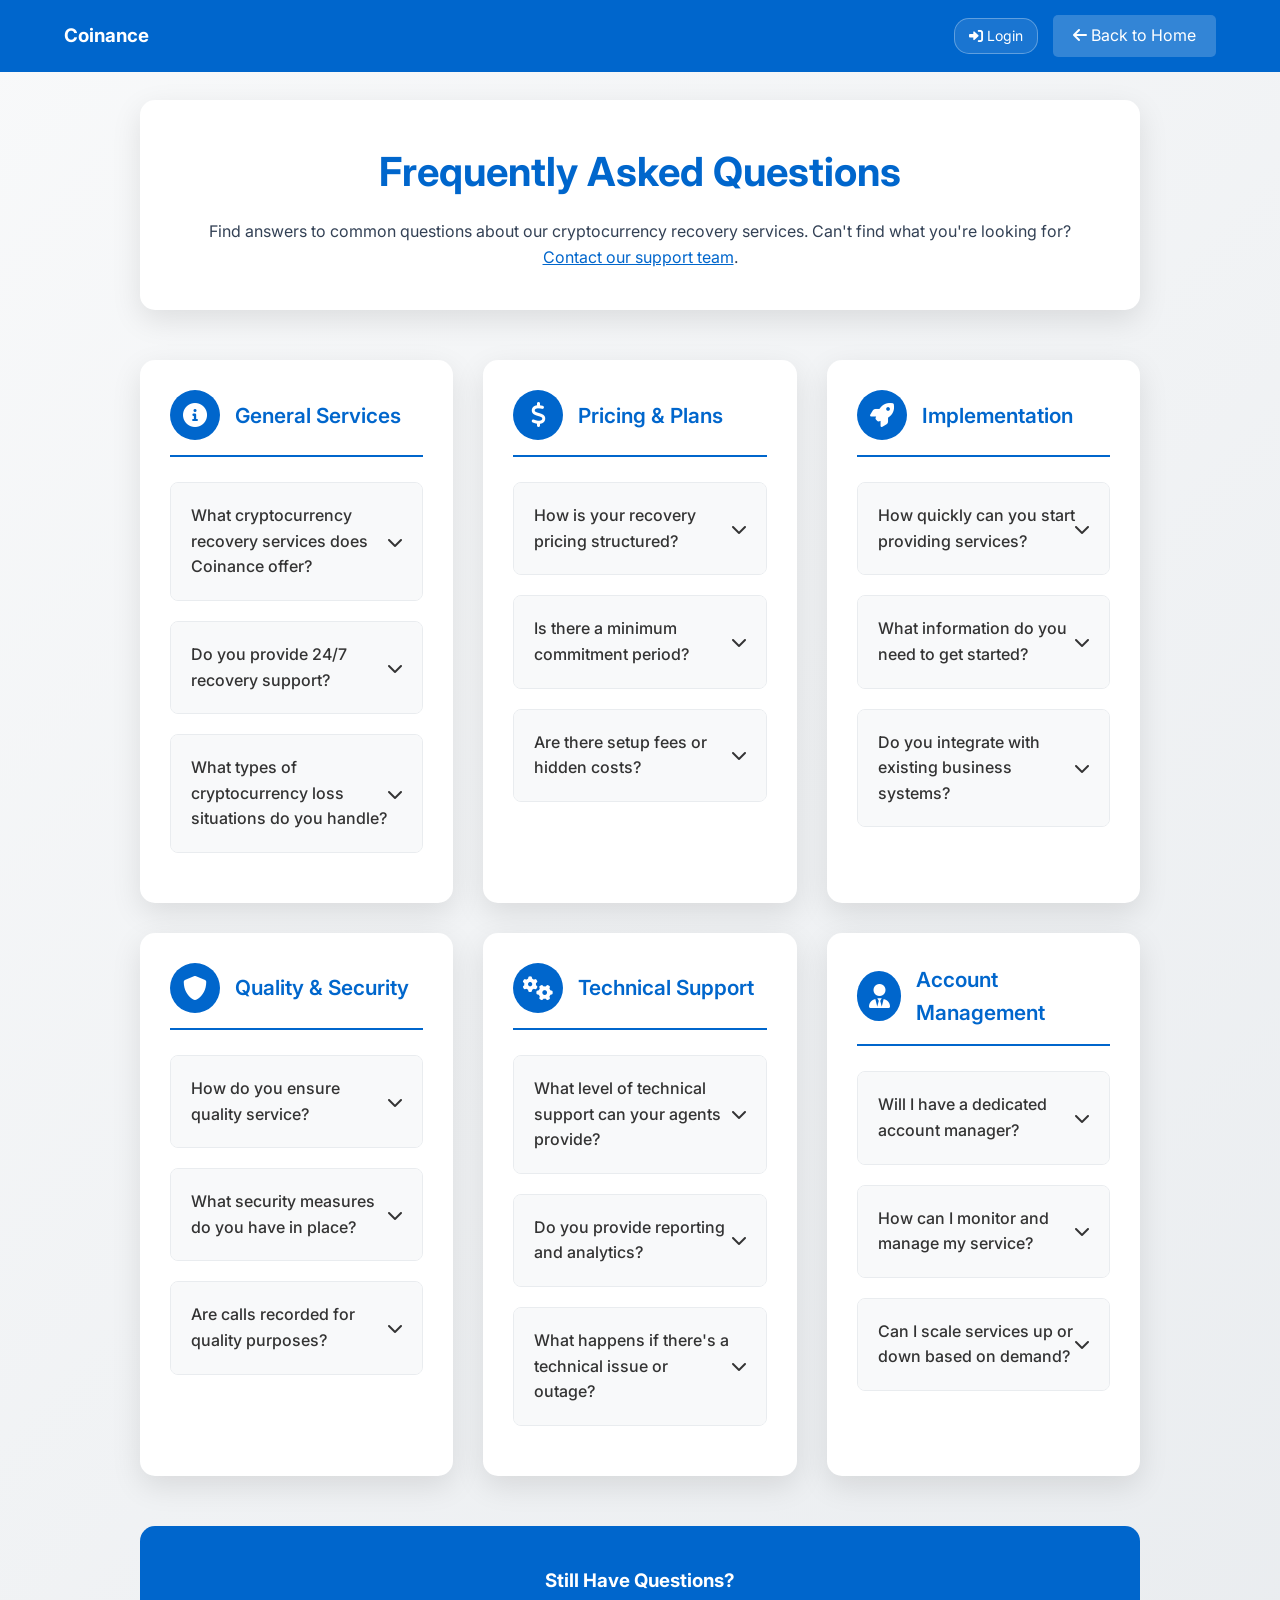
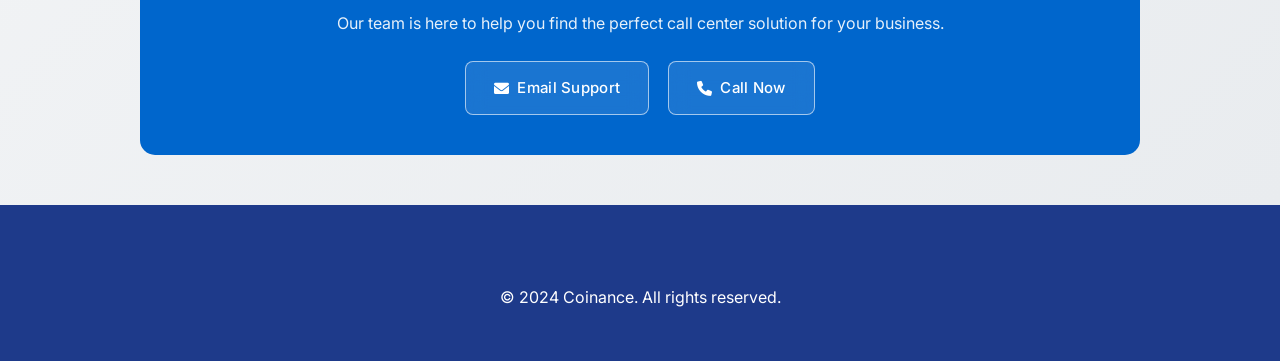
<file: faq.html>
<!DOCTYPE html>
<html lang="en">
<head>
    <meta charset="UTF-8">
    <meta name="viewport" content="width=device-width, initial-scale=1.0">
    <title>Frequently Asked Questions | Coinance Cryptocurrency Recovery Services</title>
    <meta name="description" content="Find answers to common questions about Coinance cryptocurrency recovery services, pricing, success rates, and security.">
    <link rel="stylesheet" href="styles.css">
    <link href="https://cdnjs.cloudflare.com/ajax/libs/font-awesome/6.0.0/css/all.min.css" rel="stylesheet">
    <link href="https://fonts.googleapis.com/css2?family=Inter:wght@300;400;500;600;700&display=swap" rel="stylesheet">
    <style>
        .faq-page {
            padding: 100px 0 50px;
            background: linear-gradient(135deg, #f8f9fa 0%, #e9ecef 100%);
            min-height: 100vh;
        }
        .faq-content {
            max-width: 1000px;
            margin: 0 auto;
        }
        .faq-header {
            text-align: center;
            margin-bottom: 50px;
            background: white;
            padding: 40px;
            border-radius: 15px;
            box-shadow: 0 10px 30px rgba(0, 0, 0, 0.1);
        }
        .faq-header h1 {
            color: #0066cc;
            font-size: 2.5em;
            margin-bottom: 15px;
        }
        .faq-categories {
            display: grid;
            grid-template-columns: repeat(auto-fit, minmax(300px, 1fr));
            gap: 30px;
            margin-bottom: 50px;
        }
        .faq-category {
            background: white;
            border-radius: 15px;
            padding: 30px;
            box-shadow: 0 10px 30px rgba(0, 0, 0, 0.1);
        }
        .category-header {
            display: flex;
            align-items: center;
            margin-bottom: 25px;
            padding-bottom: 15px;
            border-bottom: 2px solid #0066cc;
        }
        .category-icon {
            width: 50px;
            height: 50px;
            background: #0066cc;
            color: white;
            border-radius: 50%;
            display: flex;
            align-items: center;
            justify-content: center;
            margin-right: 15px;
            font-size: 1.5em;
        }
        .category-title {
            color: #0066cc;
            font-size: 1.3em;
            font-weight: 600;
            margin: 0;
        }
        .faq-item {
            margin-bottom: 20px;
            border: 1px solid #e9ecef;
            border-radius: 8px;
            overflow: hidden;
        }
        .faq-question {
            background: #f8f9fa;
            padding: 20px;
            cursor: pointer;
            display: flex;
            justify-content: space-between;
            align-items: center;
            transition: background 0.3s ease;
            font-weight: 500;
            color: #333;
        }
        .faq-question:hover {
            background: #e9ecef;
        }
        .faq-question.active {
            background: #0066cc;
            color: white;
        }
        .faq-answer {
            padding: 0 20px;
            max-height: 0;
            overflow: hidden;
            transition: all 0.3s ease;
            background: white;
        }
        .faq-answer.active {
            padding: 20px;
            max-height: 500px;
        }
        .faq-answer p, .faq-answer li {
            line-height: 1.6;
            color: #555;
            margin-bottom: 10px;
        }
        .faq-answer ul {
            margin-left: 20px;
        }
        .toggle-icon {
            transition: transform 0.3s ease;
        }
        .toggle-icon.active {
            transform: rotate(180deg);
        }
        .nav-simple {
            background: #0066cc;
            padding: 15px 0;
            position: fixed;
            top: 0;
            left: 0;
            right: 0;
            z-index: 1000;
        }
        .nav-simple .container {
            display: flex;
            justify-content: space-between;
            align-items: center;
        }
        .nav-simple h3 {
            color: white;
            margin: 0;
        }
        .back-home {
            color: white;
            text-decoration: none;
            padding: 8px 20px;
            background: rgba(255, 255, 255, 0.2);
            border-radius: 5px;
            transition: background 0.3s ease;
        }
        .back-home:hover {
            background: rgba(255, 255, 255, 0.3);
        }
        .contact-cta {
            background: #0066cc;
            color: white;
            padding: 40px;
            border-radius: 15px;
            text-align: center;
            margin-top: 50px;
        }
        .contact-cta h3 {
            margin-bottom: 15px;
        }
        .contact-cta p {
            margin-bottom: 25px;
            opacity: 0.9;
        }
        @media (max-width: 768px) {
            .faq-categories {
                grid-template-columns: 1fr;
            }
            .faq-header {
                padding: 20px;
            }
            .faq-category {
                padding: 20px;
            }
        }
    </style>
</head>
<body>
    <nav class="nav-simple">
        <div class="container">
            <h3>Coinance</h3>
            <div style="display: flex; gap: 15px; align-items: center;">
                <a href="https://dashboard.coinance.co" target="_blank" style="color: white; text-decoration: none; padding: 6px 14px; background: rgba(255, 255, 255, 0.1); border-radius: 15px; border: 1px solid rgba(255, 255, 255, 0.3); transition: all 0.3s ease; font-size: 14px;">
                    <i class="fas fa-sign-in-alt"></i> Login
                </a>
                <a href="index.html" class="back-home">
                    <i class="fas fa-arrow-left"></i> Back to Home
                </a>
            </div>
        </div>
    </nav>

    <section class="faq-page">
        <div class="container">
            <div class="faq-content">
                <div class="faq-header">
                    <h1>Frequently Asked Questions</h1>
                    <p>Find answers to common questions about our cryptocurrency recovery services. Can't find what you're looking for? <a href="mailto:support@coinance.co" style="color: #0066cc;">Contact our support team</a>.</p>
                </div>

                <div class="faq-categories">
                    <!-- General Services -->
                    <div class="faq-category">
                        <div class="category-header">
                            <div class="category-icon">
                                <i class="fas fa-info-circle"></i>
                            </div>
                            <h2 class="category-title">General Services</h2>
                        </div>

                        <div class="faq-item">
                            <div class="faq-question" onclick="toggleFAQ(this)">
                                <span>What cryptocurrency recovery services does Coinance offer?</span>
                                <i class="fas fa-chevron-down toggle-icon"></i>
                            </div>
                            <div class="faq-answer">
                                <p>Coinance provides comprehensive cryptocurrency recovery solutions including:</p>
                                <ul>
                                    <li>Bitcoin wallet and private key recovery</li>
                                    <li>Ethereum and ERC-20 token recovery</li>
                                    <li>Hardware wallet data recovery (Ledger, Trezor, etc.)</li>
                                    <li>Exchange account and asset recovery</li>
                                    <li>Cryptocurrency scam and fraud recovery</li>
                                    <li>Blockchain forensic analysis and tracing</li>
                                    <li>24/7 emergency recovery support</li>
                                    <li>Secure consultation and case management</li>
                                </ul>
                            </div>
                        </div>

                        <div class="faq-item">
                            <div class="faq-question" onclick="toggleFAQ(this)">
                                <span>Do you provide 24/7 recovery support?</span>
                                <i class="fas fa-chevron-down toggle-icon"></i>
                            </div>
                            <div class="faq-answer">
                                <p>Yes! We offer 24/7/365 emergency cryptocurrency recovery support. Our global team of blockchain analysts operates across multiple time zones to ensure urgent recovery cases receive immediate attention, regardless of when you need assistance.</p>
                            </div>
                        </div>

                        <div class="faq-item">
                            <div class="faq-question" onclick="toggleFAQ(this)">
                                <span>What types of cryptocurrency loss situations do you handle?</span>
                                <i class="fas fa-chevron-down toggle-icon"></i>
                            </div>
                            <div class="faq-answer">
                                <p>We handle various cryptocurrency loss scenarios including:</p>
                                <ul>
                                    <li>Forgotten wallet passwords and seed phrases</li>
                                    <li>Corrupted or damaged hardware wallets</li>
                                    <li>Lost access to exchange accounts</li>
                                    <li>Cryptocurrency sent to wrong addresses</li>
                                    <li>Victims of crypto scams and fraud</li>
                                    <li>Inheritance and estate recovery cases</li>
                                    <li>Failed transactions and stuck funds</li>
                                    <li>Accidentally deleted wallet files</li>
                                </ul>
                            </div>
                        </div>
                    </div>

                    <!-- Pricing & Plans -->
                    <div class="faq-category">
                        <div class="category-header">
                            <div class="category-icon">
                                <i class="fas fa-dollar-sign"></i>
                            </div>
                            <h2 class="category-title">Pricing & Plans</h2>
                        </div>

                        <div class="faq-item">
                            <div class="faq-question" onclick="toggleFAQ(this)">
                                <span>How is your recovery pricing structured?</span>
                                <i class="fas fa-chevron-down toggle-icon"></i>
                            </div>
                            <div class="faq-answer">
                                <p>Our pricing is based on a success-based model with no upfront costs:</p>
                                <ul>
                                    <li><strong>No Recovery, No Fee:</strong> You only pay when we successfully recover your assets</li>
                                    <li><strong>Free Consultation:</strong> Initial case assessment at no cost</li>
                                    <li><strong>Percentage-based:</strong> Recovery fee is a percentage of assets recovered</li>
                                    <li><strong>Transparent Pricing:</strong> All fees clearly explained before starting</li>
                                    <li><strong>No Hidden Costs:</strong> No setup fees or additional charges</li>
                                </ul>
                                <p>Contact us for a personalized quote based on your case complexity and recovery potential.</p>
                            </div>
                        </div>

                        <div class="faq-item">
                            <div class="faq-question" onclick="toggleFAQ(this)">
                                <span>Is there a minimum commitment period?</span>
                                <i class="fas fa-chevron-down toggle-icon"></i>
                            </div>
                            <div class="faq-answer">
                                <p>We offer flexible terms to meet your business needs:</p>
                                <ul>
                                    <li><strong>Month-to-month:</strong> No long-term commitment required</li>
                                    <li><strong>6-month contracts:</strong> Better rates with moderate commitment</li>
                                    <li><strong>Annual contracts:</strong> Best pricing with yearly commitment</li>
                                    <li><strong>Trial periods:</strong> 30-day trial available for new clients</li>
                                </ul>
                            </div>
                        </div>

                        <div class="faq-item">
                            <div class="faq-question" onclick="toggleFAQ(this)">
                                <span>Are there setup fees or hidden costs?</span>
                                <i class="fas fa-chevron-down toggle-icon"></i>
                            </div>
                            <div class="faq-answer">
                                <p>We believe in transparent pricing. Our standard packages include:</p>
                                <ul>
                                    <li>No setup fees for basic services</li>
                                    <li>Free agent training on your products/services</li>
                                    <li>Standard reporting and analytics included</li>
                                    <li>Basic system integrations at no extra cost</li>
                                </ul>
                                <p>Additional costs may apply for complex custom integrations or specialized services, which are clearly outlined in your quote.</p>
                            </div>
                        </div>
                    </div>

                    <!-- Implementation -->
                    <div class="faq-category">
                        <div class="category-header">
                            <div class="category-icon">
                                <i class="fas fa-rocket"></i>
                            </div>
                            <h2 class="category-title">Implementation</h2>
                        </div>

                        <div class="faq-item">
                            <div class="faq-question" onclick="toggleFAQ(this)">
                                <span>How quickly can you start providing services?</span>
                                <i class="fas fa-chevron-down toggle-icon"></i>
                            </div>
                            <div class="faq-answer">
                                <p>Implementation timeline depends on service complexity:</p>
                                <ul>
                                    <li><strong>Basic services:</strong> 1-2 weeks for simple inbound/outbound calls</li>
                                    <li><strong>Standard setup:</strong> 2-4 weeks for most comprehensive services</li>
                                    <li><strong>Complex integrations:</strong> 4-8 weeks for enterprise-level customizations</li>
                                    <li><strong>Emergency setup:</strong> 24-48 hours for urgent business needs</li>
                                </ul>
                                <p>We'll provide a detailed timeline during your consultation.</p>
                            </div>
                        </div>

                        <div class="faq-item">
                            <div class="faq-question" onclick="toggleFAQ(this)">
                                <span>What information do you need to get started?</span>
                                <i class="fas fa-chevron-down toggle-icon"></i>
                            </div>
                            <div class="faq-answer">
                                <p>To begin setup, we typically need:</p>
                                <ul>
                                    <li>Product/service information and documentation</li>
                                    <li>Common customer questions and responses (FAQ)</li>
                                    <li>Escalation procedures and contact information</li>
                                    <li>Preferred call scripts or guidelines</li>
                                    <li>System access credentials (if integration required)</li>
                                    <li>Branding guidelines and communication tone</li>
                                    <li>Performance metrics and KPIs</li>
                                </ul>
                            </div>
                        </div>

                        <div class="faq-item">
                            <div class="faq-question" onclick="toggleFAQ(this)">
                                <span>Do you integrate with existing business systems?</span>
                                <i class="fas fa-chevron-down toggle-icon"></i>
                            </div>
                            <div class="faq-answer">
                                <p>Yes! We integrate with most popular business systems:</p>
                                <ul>
                                    <li><strong>CRM systems:</strong> Salesforce, HubSpot, Pipedrive, Zoho</li>
                                    <li><strong>Help desk:</strong> Zendesk, Freshdesk, ServiceNow</li>
                                    <li><strong>E-commerce:</strong> Shopify, WooCommerce, Magento</li>
                                    <li><strong>Communication:</strong> Slack, Microsoft Teams, Discord</li>
                                    <li><strong>Analytics:</strong> Google Analytics, custom dashboards</li>
                                    <li><strong>Phone systems:</strong> Most VoIP and traditional systems</li>
                                </ul>
                            </div>
                        </div>
                    </div>

                    <!-- Quality & Security -->
                    <div class="faq-category">
                        <div class="category-header">
                            <div class="category-icon">
                                <i class="fas fa-shield-alt"></i>
                            </div>
                            <h2 class="category-title">Quality & Security</h2>
                        </div>

                        <div class="faq-item">
                            <div class="faq-question" onclick="toggleFAQ(this)">
                                <span>How do you ensure quality service?</span>
                                <i class="fas fa-chevron-down toggle-icon"></i>
                            </div>
                            <div class="faq-answer">
                                <p>Our quality assurance program includes:</p>
                                <ul>
                                    <li>Comprehensive agent training and certification</li>
                                    <li>Regular call monitoring and scoring</li>
                                    <li>Real-time performance tracking</li>
                                    <li>Monthly quality reviews and feedback sessions</li>
                                    <li>Customer satisfaction surveys</li>
                                    <li>Continuous improvement initiatives</li>
                                    <li>Performance-based incentives for agents</li>
                                </ul>
                            </div>
                        </div>

                        <div class="faq-item">
                            <div class="faq-question" onclick="toggleFAQ(this)">
                                <span>What security measures do you have in place?</span>
                                <i class="fas fa-chevron-down toggle-icon"></i>
                            </div>
                            <div class="faq-answer">
                                <p>We maintain enterprise-level security standards:</p>
                                <ul>
                                    <li>ISO 27001 certified information security management</li>
                                    <li>End-to-end encryption for all communications</li>
                                    <li>Regular security audits and penetration testing</li>
                                    <li>GDPR and CCPA compliance</li>
                                    <li>Secure data centers with 24/7 monitoring</li>
                                    <li>Multi-factor authentication for system access</li>
                                    <li>Regular security training for all staff</li>
                                </ul>
                            </div>
                        </div>

                        <div class="faq-item">
                            <div class="faq-question" onclick="toggleFAQ(this)">
                                <span>Are calls recorded for quality purposes?</span>
                                <i class="fas fa-chevron-down toggle-icon"></i>
                            </div>
                            <div class="faq-answer">
                                <p>Yes, call recording is part of our quality assurance process:</p>
                                <ul>
                                    <li>All calls are recorded with proper disclosure</li>
                                    <li>Recordings are used for training and quality improvement</li>
                                    <li>Secure storage with limited access controls</li>
                                    <li>Compliance with local recording consent laws</li>
                                    <li>Recordings can be provided to clients upon request</li>
                                    <li>Automatic deletion after retention period</li>
                                </ul>
                            </div>
                        </div>
                    </div>

                    <!-- Technical Support -->
                    <div class="faq-category">
                        <div class="category-header">
                            <div class="category-icon">
                                <i class="fas fa-cogs"></i>
                            </div>
                            <h2 class="category-title">Technical Support</h2>
                        </div>

                        <div class="faq-item">
                            <div class="faq-question" onclick="toggleFAQ(this)">
                                <span>What level of technical support can your agents provide?</span>
                                <i class="fas fa-chevron-down toggle-icon"></i>
                            </div>
                            <div class="faq-answer">
                                <p>Our technical support capabilities include:</p>
                                <ul>
                                    <li><strong>Level 1:</strong> Basic troubleshooting and account issues</li>
                                    <li><strong>Level 2:</strong> Advanced technical problems and system issues</li>
                                    <li><strong>Level 3:</strong> Complex technical escalations with specialist agents</li>
                                    <li><strong>Product support:</strong> Detailed knowledge of your specific products</li>
                                    <li><strong>Software assistance:</strong> Help with software installation and configuration</li>
                                    <li><strong>API support:</strong> Technical assistance for developers</li>
                                </ul>
                            </div>
                        </div>

                        <div class="faq-item">
                            <div class="faq-question" onclick="toggleFAQ(this)">
                                <span>Do you provide reporting and analytics?</span>
                                <i class="fas fa-chevron-down toggle-icon"></i>
                            </div>
                            <div class="faq-answer">
                                <p>Comprehensive reporting is included with all service plans:</p>
                                <ul>
                                    <li>Real-time dashboards and performance metrics</li>
                                    <li>Daily, weekly, and monthly reports</li>
                                    <li>Call volume and response time analytics</li>
                                    <li>Customer satisfaction scores and trends</li>
                                    <li>Agent performance metrics</li>
                                    <li>Custom reports based on your KPIs</li>
                                    <li>API access for integration with your systems</li>
                                </ul>
                            </div>
                        </div>

                        <div class="faq-item">
                            <div class="faq-question" onclick="toggleFAQ(this)">
                                <span>What happens if there's a technical issue or outage?</span>
                                <i class="fas fa-chevron-down toggle-icon"></i>
                            </div>
                            <div class="faq-answer">
                                <p>We have robust contingency plans in place:</p>
                                <ul>
                                    <li>99.9% uptime guarantee with redundant systems</li>
                                    <li>Automatic failover to backup data centers</li>
                                    <li>24/7 technical support team</li>
                                    <li>Real-time system monitoring and alerts</li>
                                    <li>Immediate notification of any service issues</li>
                                    <li>Service credits for any downtime per SLA</li>
                                    <li>Regular disaster recovery testing</li>
                                </ul>
                            </div>
                        </div>
                    </div>

                    <!-- Account Management -->
                    <div class="faq-category">
                        <div class="category-header">
                            <div class="category-icon">
                                <i class="fas fa-user-tie"></i>
                            </div>
                            <h2 class="category-title">Account Management</h2>
                        </div>

                        <div class="faq-item">
                            <div class="faq-question" onclick="toggleFAQ(this)">
                                <span>Will I have a dedicated account manager?</span>
                                <i class="fas fa-chevron-down toggle-icon"></i>
                            </div>
                            <div class="faq-answer">
                                <p>Yes! Every client receives dedicated support:</p>
                                <ul>
                                    <li>Primary account manager for day-to-day operations</li>
                                    <li>Backup account manager for continuity</li>
                                    <li>Regular check-ins and performance reviews</li>
                                    <li>Direct contact information for urgent issues</li>
                                    <li>Quarterly business reviews and optimization sessions</li>
                                    <li>Escalation path to senior management when needed</li>
                                </ul>
                            </div>
                        </div>

                        <div class="faq-item">
                            <div class="faq-question" onclick="toggleFAQ(this)">
                                <span>How can I monitor and manage my service?</span>
                                <i class="fas fa-chevron-down toggle-icon"></i>
                            </div>
                            <div class="faq-answer">
                                <p>We provide multiple ways to stay informed and in control:</p>
                                <ul>
                                    <li>Online portal with real-time metrics</li>
                                    <li>Mobile app for on-the-go monitoring</li>
                                    <li>Automated email reports and alerts</li>
                                    <li>Direct communication channels with agents</li>
                                    <li>Call listening capabilities</li>
                                    <li>Performance dashboards and analytics</li>
                                    <li>Regular strategy sessions with your account manager</li>
                                </ul>
                            </div>
                        </div>

                        <div class="faq-item">
                            <div class="faq-question" onclick="toggleFAQ(this)">
                                <span>Can I scale services up or down based on demand?</span>
                                <i class="fas fa-chevron-down toggle-icon"></i>
                            </div>
                            <div class="faq-answer">
                                <p>Absolutely! Our services are designed to be flexible:</p>
                                <ul>
                                    <li>Scale agent capacity up or down with 24-48 hours notice</li>
                                    <li>Seasonal scaling for peak business periods</li>
                                    <li>Overflow support during high-volume periods</li>
                                    <li>Add or remove service channels as needed</li>
                                    <li>Flexible pricing that adjusts with your usage</li>
                                    <li>Emergency scaling for unexpected demand spikes</li>
                                </ul>
                            </div>
                        </div>
                    </div>
                </div>

                <div class="contact-cta">
                    <h3>Still Have Questions?</h3>
                    <p>Our team is here to help you find the perfect call center solution for your business.</p>
                    <div>
                        <a href="mailto:support@coinance.co" class="btn btn-secondary" style="margin-right: 15px;">
                            <i class="fas fa-envelope"></i> Email Support
                        </a>
                        <a href="tel:+15551234567" class="btn btn-secondary">
                            <i class="fas fa-phone"></i> Call Now
                        </a>
                    </div>
                </div>
            </div>
        </div>
    </section>

    <footer class="footer">
        <div class="container">
            <div style="text-align: center; padding: 20px 0;">
                <p>&copy; 2024 Coinance. All rights reserved.</p>
            </div>
        </div>
    </footer>

    <script>
        function toggleFAQ(element) {
            const answer = element.nextElementSibling;
            const icon = element.querySelector('.toggle-icon');
            
            // Close all other FAQ items
            document.querySelectorAll('.faq-question').forEach(question => {
                if (question !== element) {
                    question.classList.remove('active');
                    question.nextElementSibling.classList.remove('active');
                    question.querySelector('.toggle-icon').classList.remove('active');
                }
            });
            
            // Toggle current FAQ item
            element.classList.toggle('active');
            answer.classList.toggle('active');
            icon.classList.toggle('active');
        }

        // Add smooth scrolling for anchor links
        document.querySelectorAll('a[href^="#"]').forEach(anchor => {
            anchor.addEventListener('click', function (e) {
                e.preventDefault();
                document.querySelector(this.getAttribute('href')).scrollIntoView({
                    behavior: 'smooth'
                });
            });
        });
    </script>
</body>
</html>
</file>
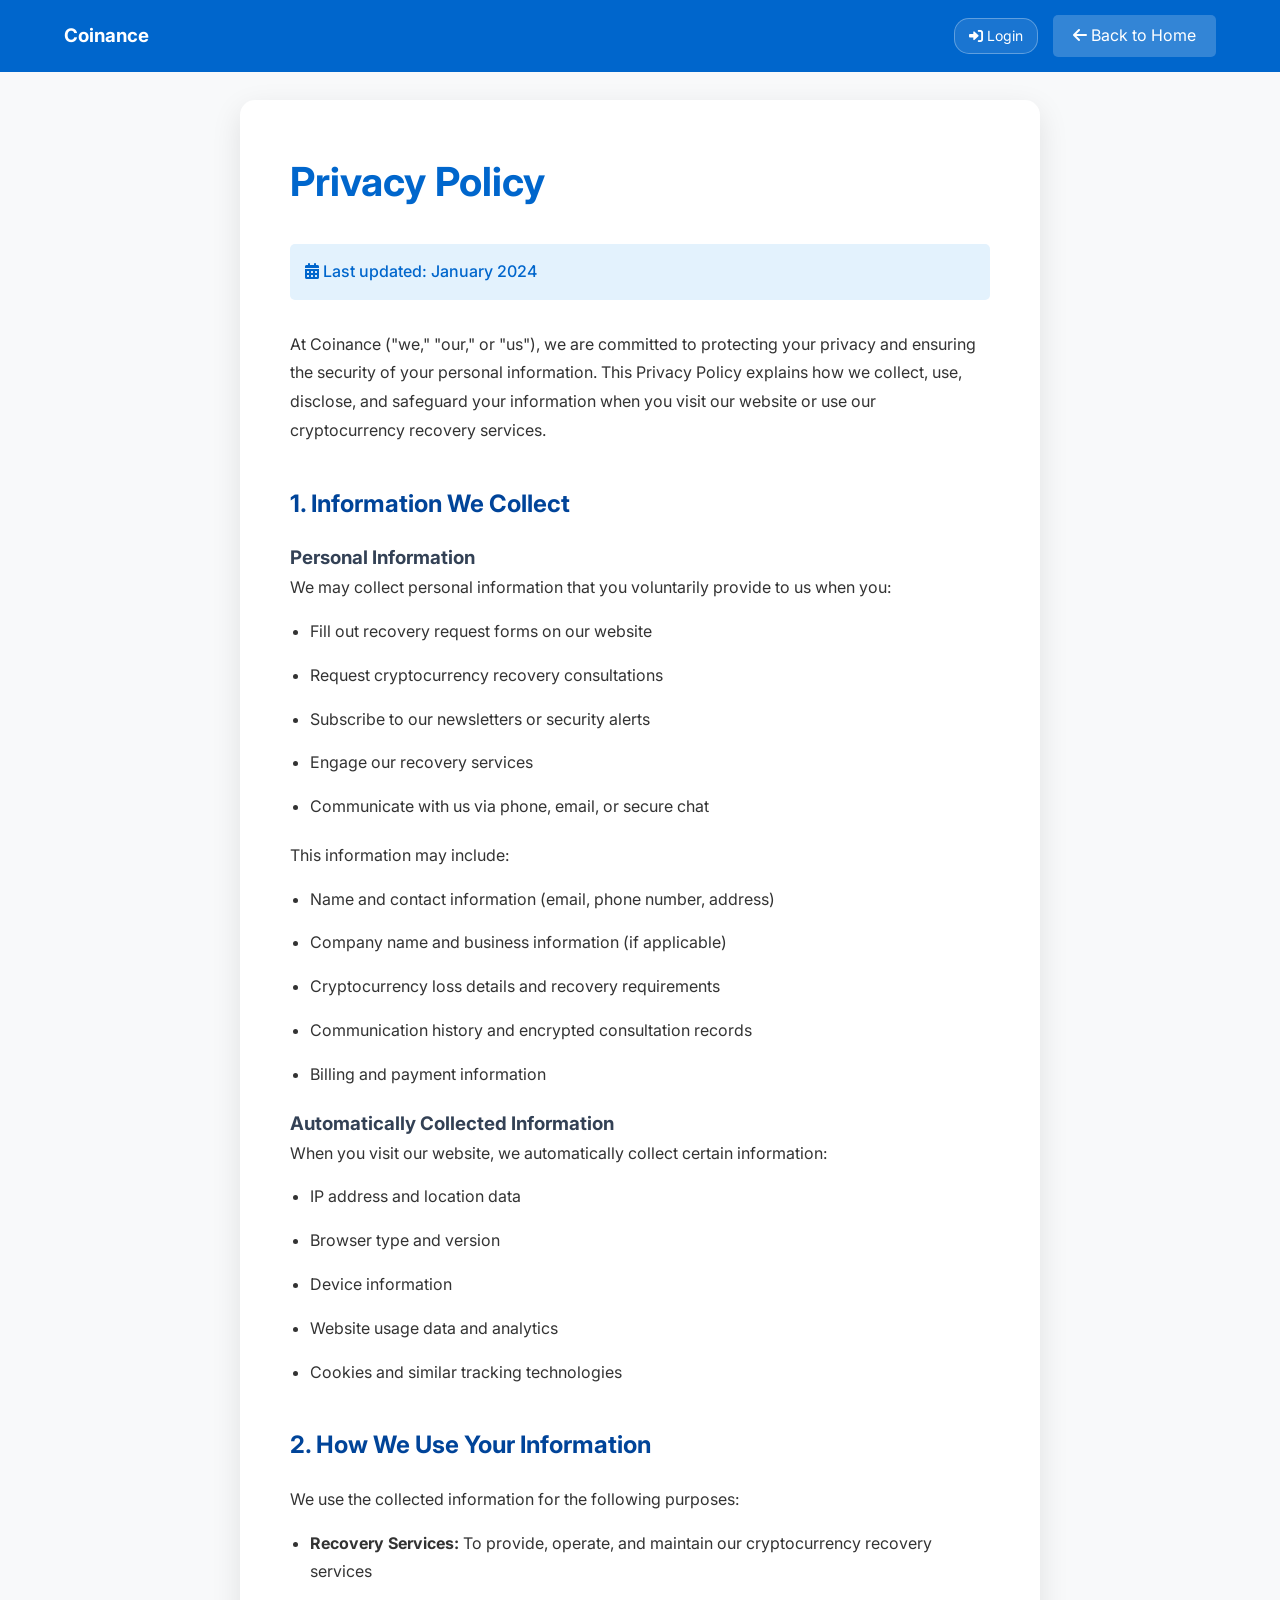
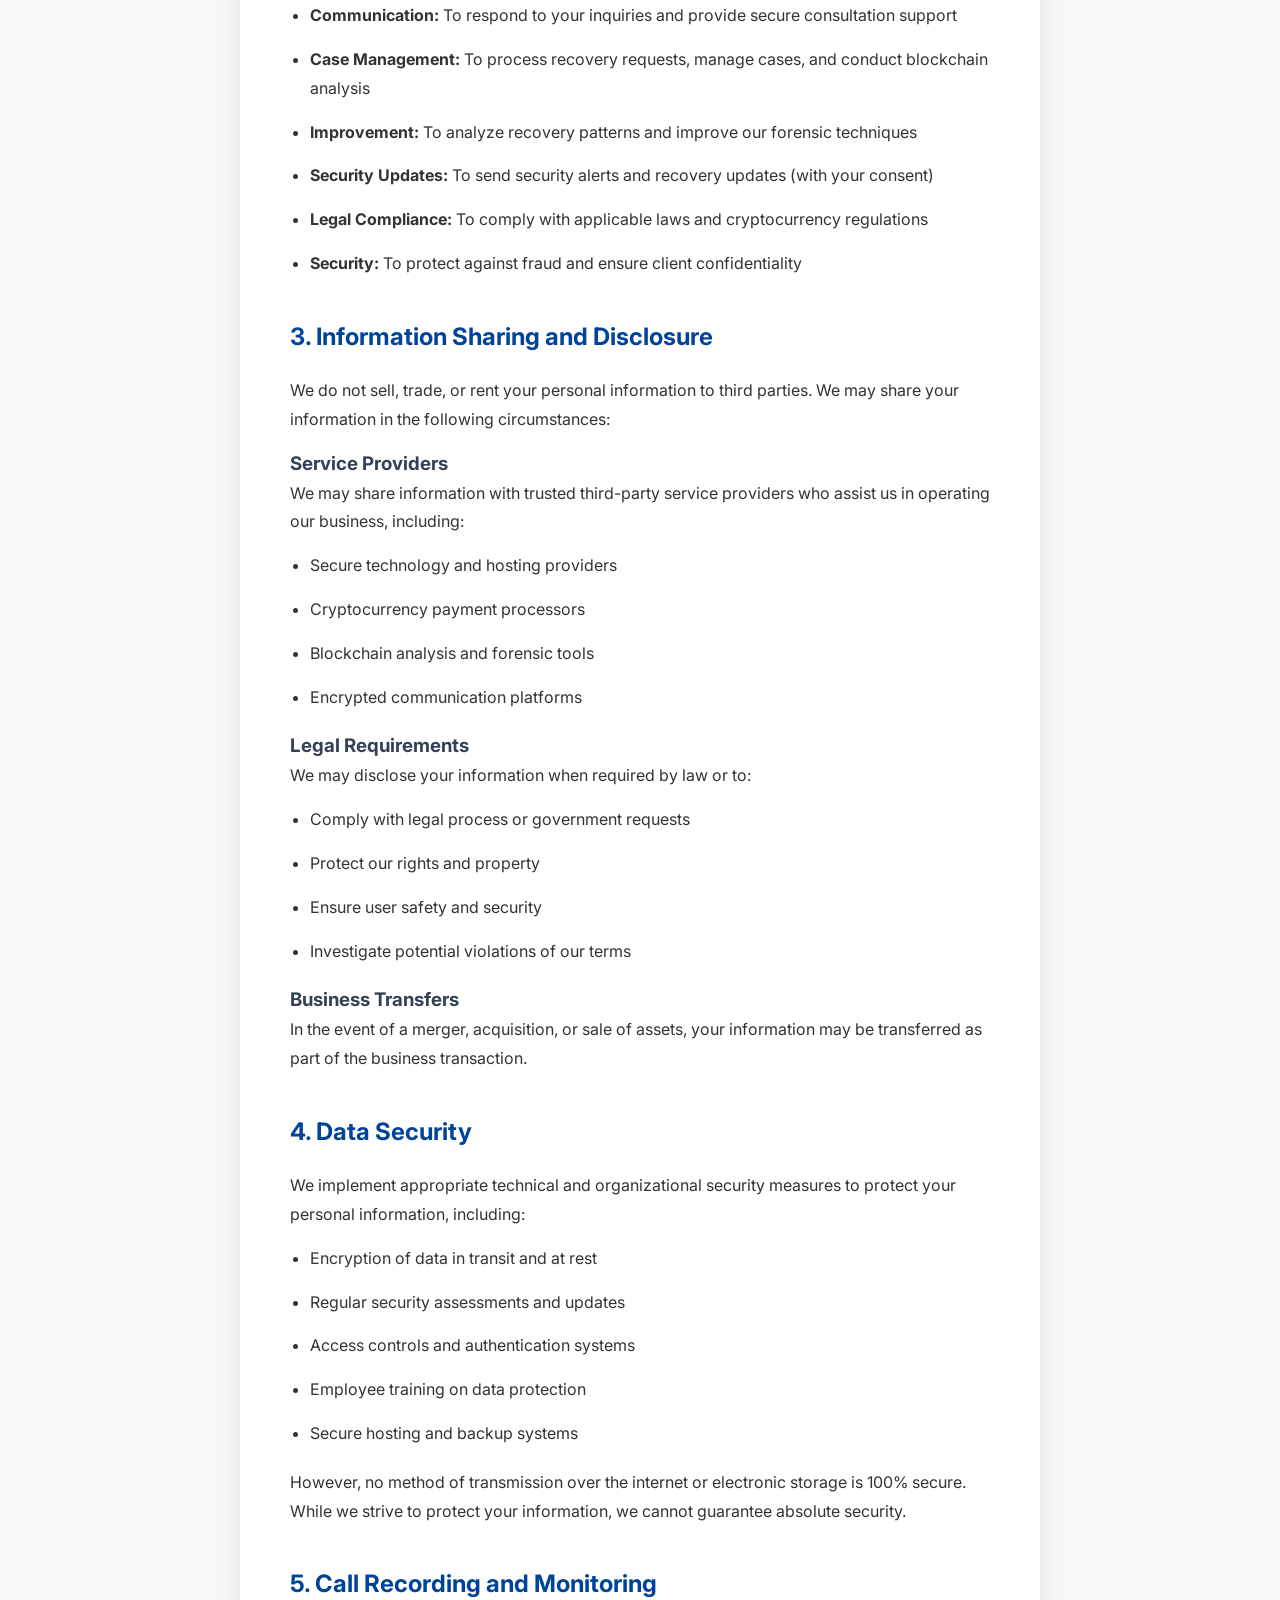
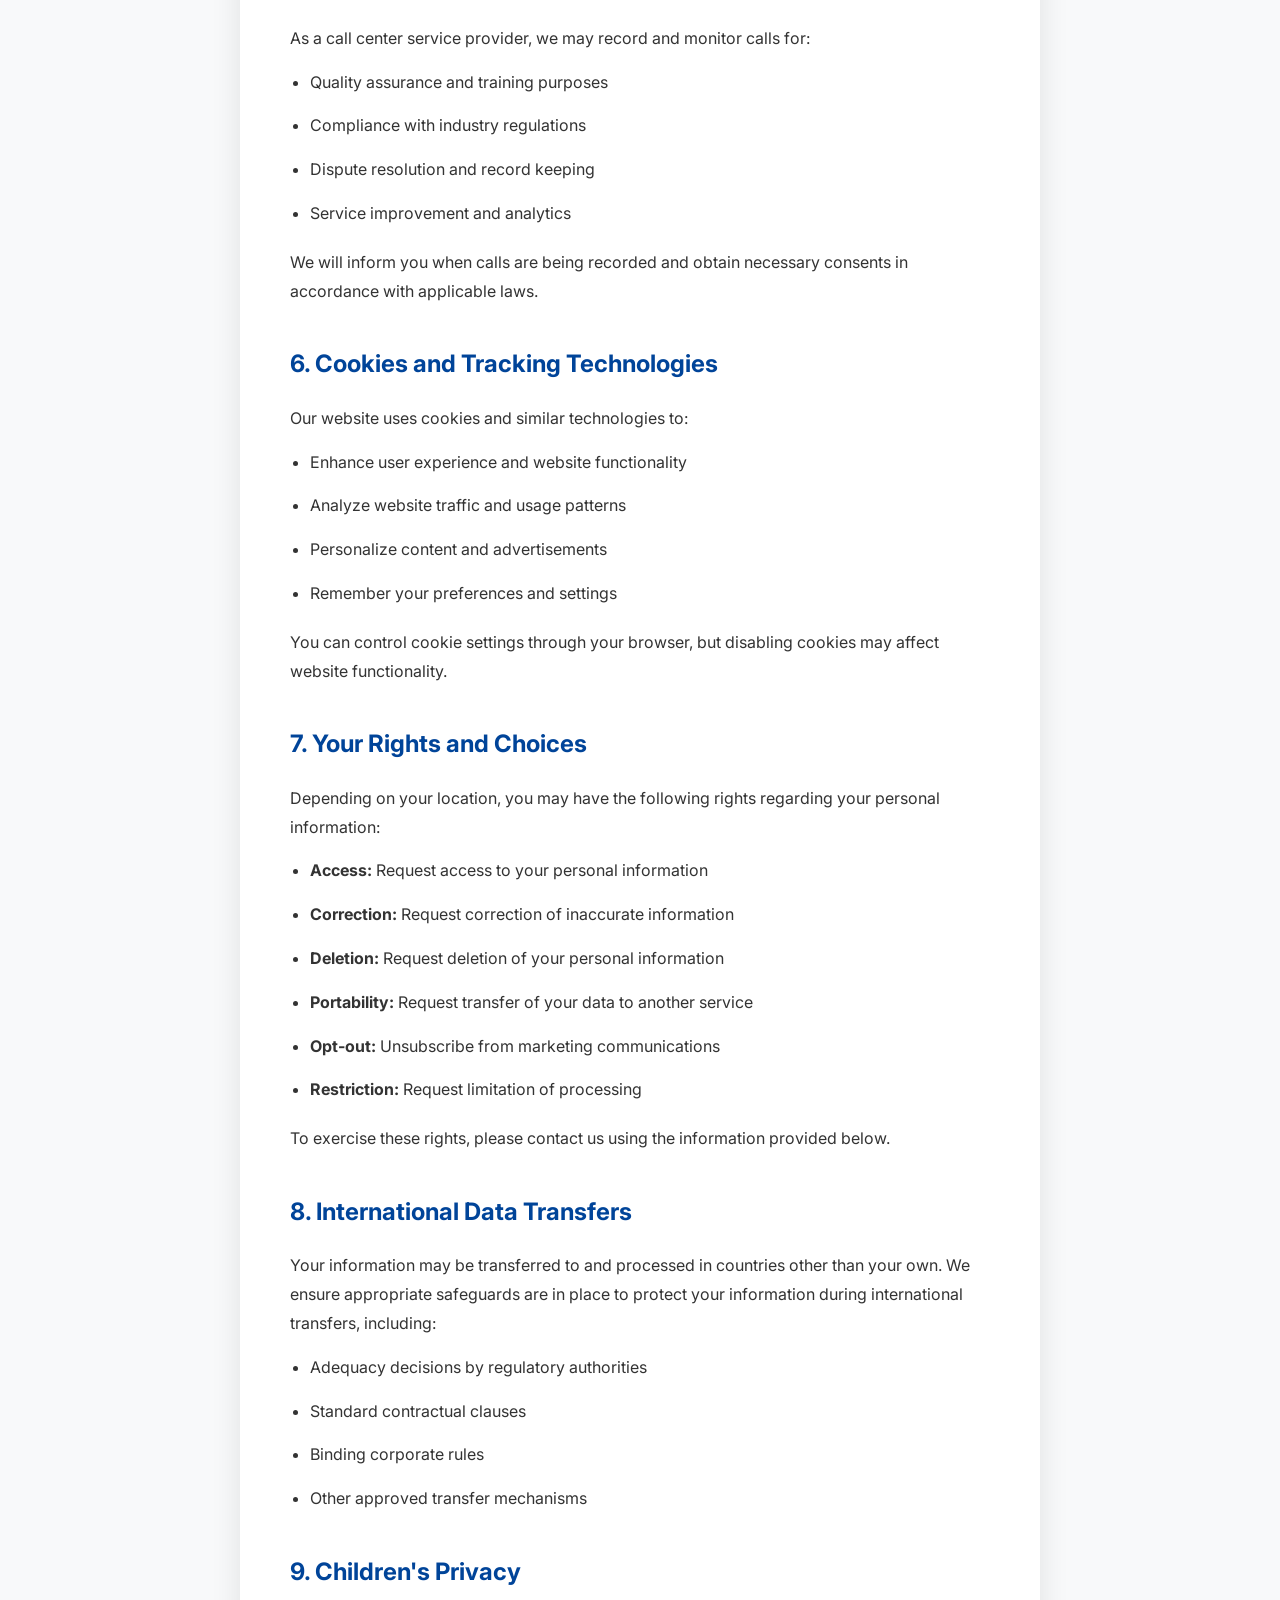
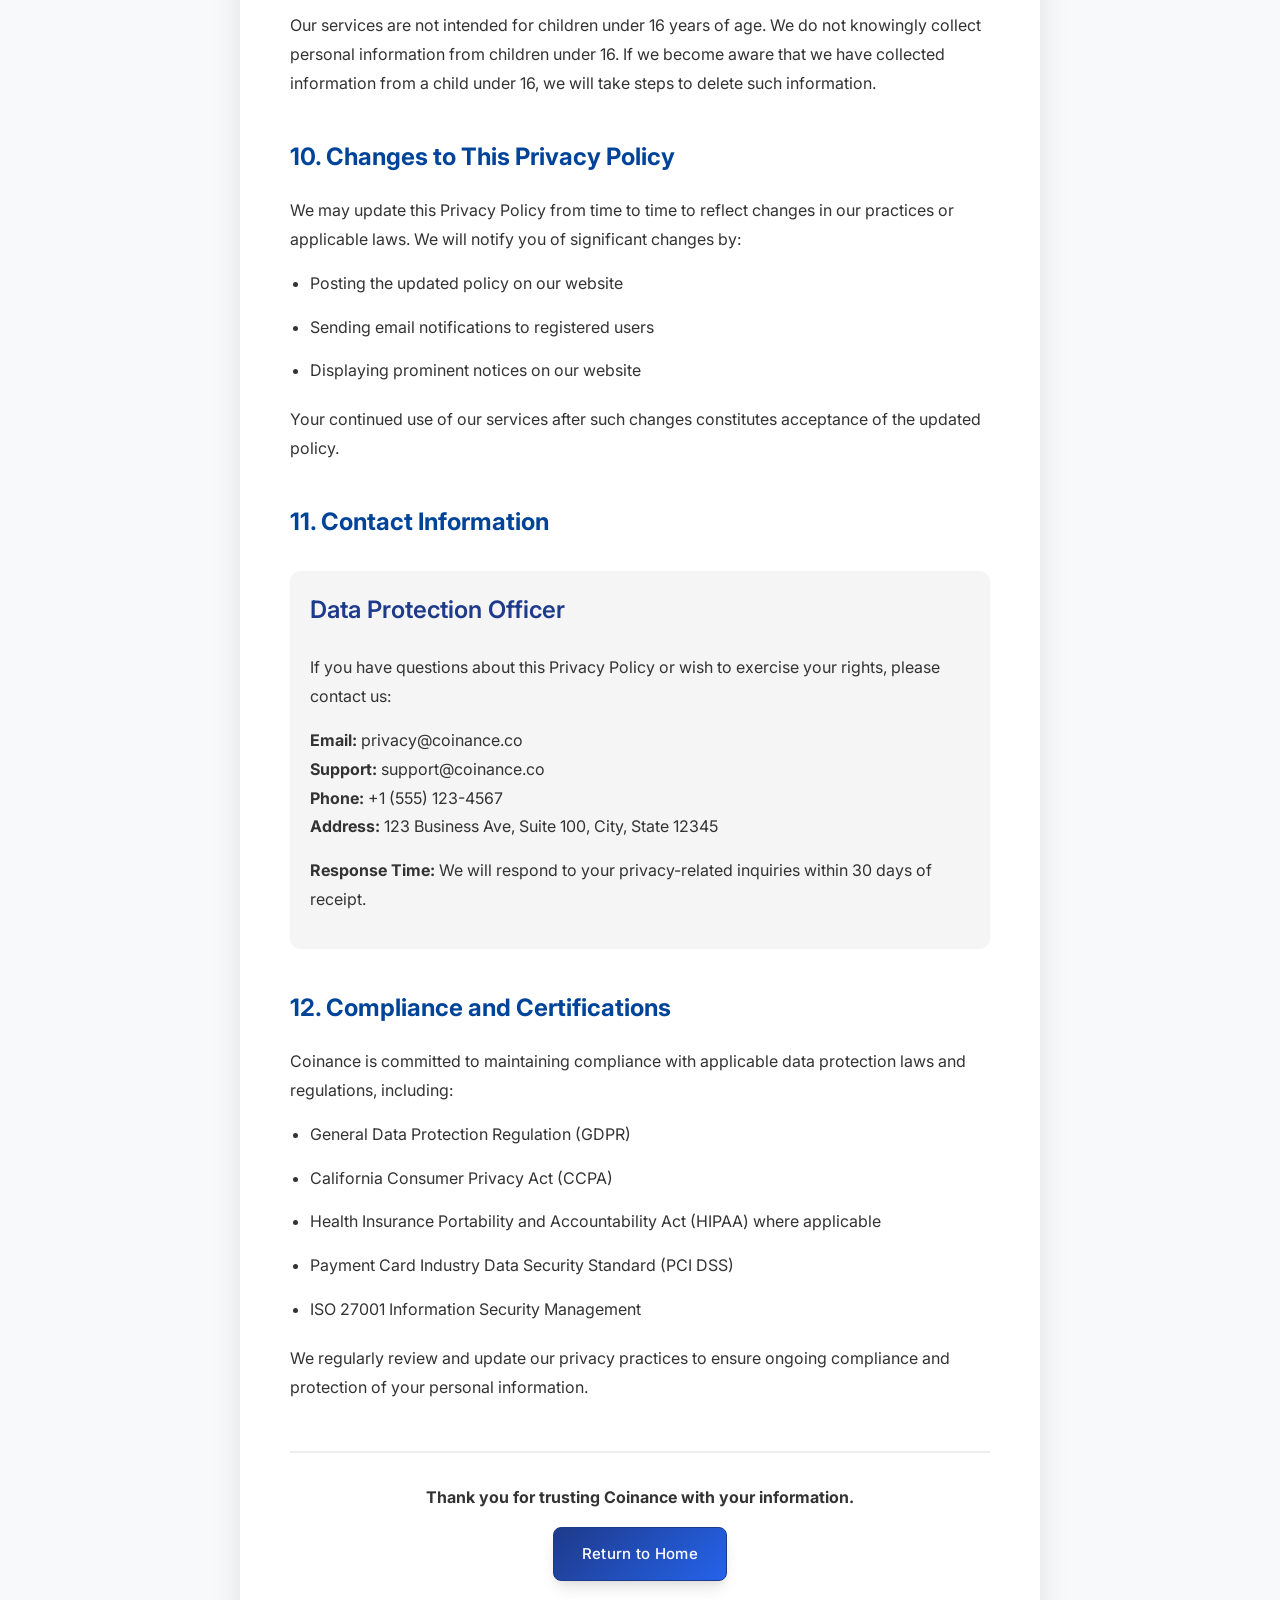
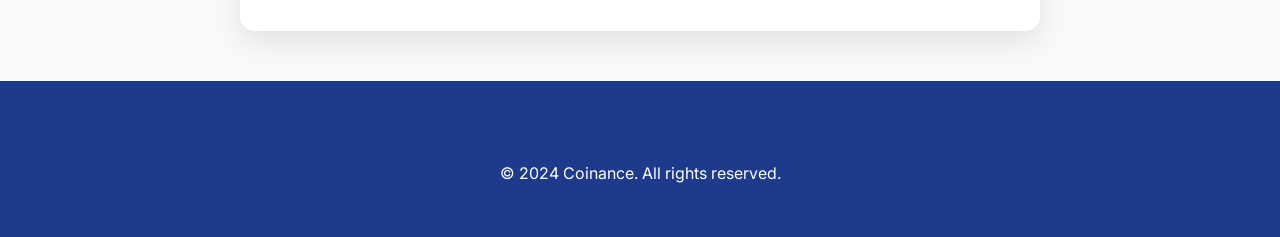
<file: privacy-policy.html>
<!DOCTYPE html>
<html lang="en">
<head>
    <meta charset="UTF-8">
    <meta name="viewport" content="width=device-width, initial-scale=1.0">
    <title>Privacy Policy | Coinance Cryptocurrency Recovery Services</title>
    <meta name="description" content="Privacy Policy for Coinance cryptocurrency recovery services. Learn how we protect and handle your personal information during recovery.">
    <link rel="stylesheet" href="styles.css">
    <link href="https://cdnjs.cloudflare.com/ajax/libs/font-awesome/6.0.0/css/all.min.css" rel="stylesheet">
    <link href="https://fonts.googleapis.com/css2?family=Inter:wght@300;400;500;600;700&display=swap" rel="stylesheet">
    <style>
        .legal-page {
            padding: 100px 0 50px;
            background: #f8f9fa;
            min-height: 100vh;
        }
        .legal-content {
            max-width: 800px;
            margin: 0 auto;
            background: white;
            padding: 50px;
            border-radius: 15px;
            box-shadow: 0 10px 30px rgba(0, 0, 0, 0.1);
        }
        .legal-content h1 {
            color: #0066cc;
            margin-bottom: 30px;
            font-size: 2.5em;
        }
        .legal-content h2 {
            color: #004499;
            margin-top: 40px;
            margin-bottom: 20px;
            font-size: 1.5em;
        }
        .legal-content p, .legal-content li {
            line-height: 1.8;
            margin-bottom: 15px;
            color: #333;
        }
        .legal-content ul {
            margin-left: 20px;
            margin-bottom: 20px;
        }
        .last-updated {
            background: #e3f2fd;
            padding: 15px;
            border-radius: 5px;
            margin-bottom: 30px;
            color: #0066cc;
            font-weight: 500;
        }
        .contact-info {
            background: #f5f5f5;
            padding: 20px;
            border-radius: 10px;
            margin-top: 30px;
        }
        .nav-simple {
            background: #0066cc;
            padding: 15px 0;
            position: fixed;
            top: 0;
            left: 0;
            right: 0;
            z-index: 1000;
        }
        .nav-simple .container {
            display: flex;
            justify-content: space-between;
            align-items: center;
        }
        .nav-simple h3 {
            color: white;
            margin: 0;
        }
        .back-home {
            color: white;
            text-decoration: none;
            padding: 8px 20px;
            background: rgba(255, 255, 255, 0.2);
            border-radius: 5px;
            transition: background 0.3s ease;
        }
        .back-home:hover {
            background: rgba(255, 255, 255, 0.3);
        }
    </style>
</head>
<body>
    <nav class="nav-simple">
        <div class="container">
            <h3>Coinance</h3>
            <div style="display: flex; gap: 15px; align-items: center;">
                <a href="https://dashboard.coinance.co" target="_blank" style="color: white; text-decoration: none; padding: 6px 14px; background: rgba(255, 255, 255, 0.1); border-radius: 15px; border: 1px solid rgba(255, 255, 255, 0.3); transition: all 0.3s ease; font-size: 14px;">
                    <i class="fas fa-sign-in-alt"></i> Login
                </a>
                <a href="index.html" class="back-home">
                    <i class="fas fa-arrow-left"></i> Back to Home
                </a>
            </div>
        </div>
    </nav>

    <section class="legal-page">
        <div class="container">
            <div class="legal-content">
                <h1>Privacy Policy</h1>
                
                <div class="last-updated">
                    <i class="fas fa-calendar-alt"></i> Last updated: January 2024
                </div>

                <p>At Coinance ("we," "our," or "us"), we are committed to protecting your privacy and ensuring the security of your personal information. This Privacy Policy explains how we collect, use, disclose, and safeguard your information when you visit our website or use our cryptocurrency recovery services.</p>

                <h2>1. Information We Collect</h2>
                
                <h3>Personal Information</h3>
                <p>We may collect personal information that you voluntarily provide to us when you:</p>
                <ul>
                    <li>Fill out recovery request forms on our website</li>
                    <li>Request cryptocurrency recovery consultations</li>
                    <li>Subscribe to our newsletters or security alerts</li>
                    <li>Engage our recovery services</li>
                    <li>Communicate with us via phone, email, or secure chat</li>
                </ul>

                <p>This information may include:</p>
                <ul>
                    <li>Name and contact information (email, phone number, address)</li>
                    <li>Company name and business information (if applicable)</li>
                    <li>Cryptocurrency loss details and recovery requirements</li>
                    <li>Communication history and encrypted consultation records</li>
                    <li>Billing and payment information</li>
                </ul>

                <h3>Automatically Collected Information</h3>
                <p>When you visit our website, we automatically collect certain information:</p>
                <ul>
                    <li>IP address and location data</li>
                    <li>Browser type and version</li>
                    <li>Device information</li>
                    <li>Website usage data and analytics</li>
                    <li>Cookies and similar tracking technologies</li>
                </ul>

                <h2>2. How We Use Your Information</h2>
                
                <p>We use the collected information for the following purposes:</p>
                <ul>
                    <li><strong>Recovery Services:</strong> To provide, operate, and maintain our cryptocurrency recovery services</li>
                    <li><strong>Communication:</strong> To respond to your inquiries and provide secure consultation support</li>
                    <li><strong>Case Management:</strong> To process recovery requests, manage cases, and conduct blockchain analysis</li>
                    <li><strong>Improvement:</strong> To analyze recovery patterns and improve our forensic techniques</li>
                    <li><strong>Security Updates:</strong> To send security alerts and recovery updates (with your consent)</li>
                    <li><strong>Legal Compliance:</strong> To comply with applicable laws and cryptocurrency regulations</li>
                    <li><strong>Security:</strong> To protect against fraud and ensure client confidentiality</li>
                </ul>

                <h2>3. Information Sharing and Disclosure</h2>
                
                <p>We do not sell, trade, or rent your personal information to third parties. We may share your information in the following circumstances:</p>
                
                <h3>Service Providers</h3>
                <p>We may share information with trusted third-party service providers who assist us in operating our business, including:</p>
                <ul>
                    <li>Secure technology and hosting providers</li>
                    <li>Cryptocurrency payment processors</li>
                    <li>Blockchain analysis and forensic tools</li>
                    <li>Encrypted communication platforms</li>
                </ul>

                <h3>Legal Requirements</h3>
                <p>We may disclose your information when required by law or to:</p>
                <ul>
                    <li>Comply with legal process or government requests</li>
                    <li>Protect our rights and property</li>
                    <li>Ensure user safety and security</li>
                    <li>Investigate potential violations of our terms</li>
                </ul>

                <h3>Business Transfers</h3>
                <p>In the event of a merger, acquisition, or sale of assets, your information may be transferred as part of the business transaction.</p>

                <h2>4. Data Security</h2>
                
                <p>We implement appropriate technical and organizational security measures to protect your personal information, including:</p>
                <ul>
                    <li>Encryption of data in transit and at rest</li>
                    <li>Regular security assessments and updates</li>
                    <li>Access controls and authentication systems</li>
                    <li>Employee training on data protection</li>
                    <li>Secure hosting and backup systems</li>
                </ul>

                <p>However, no method of transmission over the internet or electronic storage is 100% secure. While we strive to protect your information, we cannot guarantee absolute security.</p>

                <h2>5. Call Recording and Monitoring</h2>
                
                <p>As a call center service provider, we may record and monitor calls for:</p>
                <ul>
                    <li>Quality assurance and training purposes</li>
                    <li>Compliance with industry regulations</li>
                    <li>Dispute resolution and record keeping</li>
                    <li>Service improvement and analytics</li>
                </ul>

                <p>We will inform you when calls are being recorded and obtain necessary consents in accordance with applicable laws.</p>

                <h2>6. Cookies and Tracking Technologies</h2>
                
                <p>Our website uses cookies and similar technologies to:</p>
                <ul>
                    <li>Enhance user experience and website functionality</li>
                    <li>Analyze website traffic and usage patterns</li>
                    <li>Personalize content and advertisements</li>
                    <li>Remember your preferences and settings</li>
                </ul>

                <p>You can control cookie settings through your browser, but disabling cookies may affect website functionality.</p>

                <h2>7. Your Rights and Choices</h2>
                
                <p>Depending on your location, you may have the following rights regarding your personal information:</p>
                <ul>
                    <li><strong>Access:</strong> Request access to your personal information</li>
                    <li><strong>Correction:</strong> Request correction of inaccurate information</li>
                    <li><strong>Deletion:</strong> Request deletion of your personal information</li>
                    <li><strong>Portability:</strong> Request transfer of your data to another service</li>
                    <li><strong>Opt-out:</strong> Unsubscribe from marketing communications</li>
                    <li><strong>Restriction:</strong> Request limitation of processing</li>
                </ul>

                <p>To exercise these rights, please contact us using the information provided below.</p>

                <h2>8. International Data Transfers</h2>
                
                <p>Your information may be transferred to and processed in countries other than your own. We ensure appropriate safeguards are in place to protect your information during international transfers, including:</p>
                <ul>
                    <li>Adequacy decisions by regulatory authorities</li>
                    <li>Standard contractual clauses</li>
                    <li>Binding corporate rules</li>
                    <li>Other approved transfer mechanisms</li>
                </ul>

                <h2>9. Children's Privacy</h2>
                
                <p>Our services are not intended for children under 16 years of age. We do not knowingly collect personal information from children under 16. If we become aware that we have collected information from a child under 16, we will take steps to delete such information.</p>

                <h2>10. Changes to This Privacy Policy</h2>
                
                <p>We may update this Privacy Policy from time to time to reflect changes in our practices or applicable laws. We will notify you of significant changes by:</p>
                <ul>
                    <li>Posting the updated policy on our website</li>
                    <li>Sending email notifications to registered users</li>
                    <li>Displaying prominent notices on our website</li>
                </ul>

                <p>Your continued use of our services after such changes constitutes acceptance of the updated policy.</p>

                <h2>11. Contact Information</h2>
                
                <div class="contact-info">
                    <h3>Data Protection Officer</h3>
                    <p>If you have questions about this Privacy Policy or wish to exercise your rights, please contact us:</p>
                    
                    <p><strong>Email:</strong> privacy@coinance.co<br>
                    <strong>Support:</strong> support@coinance.co<br>
                    <strong>Phone:</strong> +1 (555) 123-4567<br>
                    <strong>Address:</strong> 123 Business Ave, Suite 100, City, State 12345</p>
                    
                    <p><strong>Response Time:</strong> We will respond to your privacy-related inquiries within 30 days of receipt.</p>
                </div>

                <h2>12. Compliance and Certifications</h2>
                
                <p>Coinance is committed to maintaining compliance with applicable data protection laws and regulations, including:</p>
                <ul>
                    <li>General Data Protection Regulation (GDPR)</li>
                    <li>California Consumer Privacy Act (CCPA)</li>
                    <li>Health Insurance Portability and Accountability Act (HIPAA) where applicable</li>
                    <li>Payment Card Industry Data Security Standard (PCI DSS)</li>
                    <li>ISO 27001 Information Security Management</li>
                </ul>

                <p>We regularly review and update our privacy practices to ensure ongoing compliance and protection of your personal information.</p>

                <div style="text-align: center; margin-top: 50px; padding-top: 30px; border-top: 2px solid #eee;">
                    <p><strong>Thank you for trusting Coinance with your information.</strong></p>
                    <a href="index.html" class="btn btn-primary">Return to Home</a>
                </div>
            </div>
        </div>
    </section>

    <footer class="footer">
        <div class="container">
            <div style="text-align: center; padding: 20px 0;">
                <p>&copy; 2024 Coinance. All rights reserved.</p>
            </div>
        </div>
    </footer>
</body>
</html>
</file>
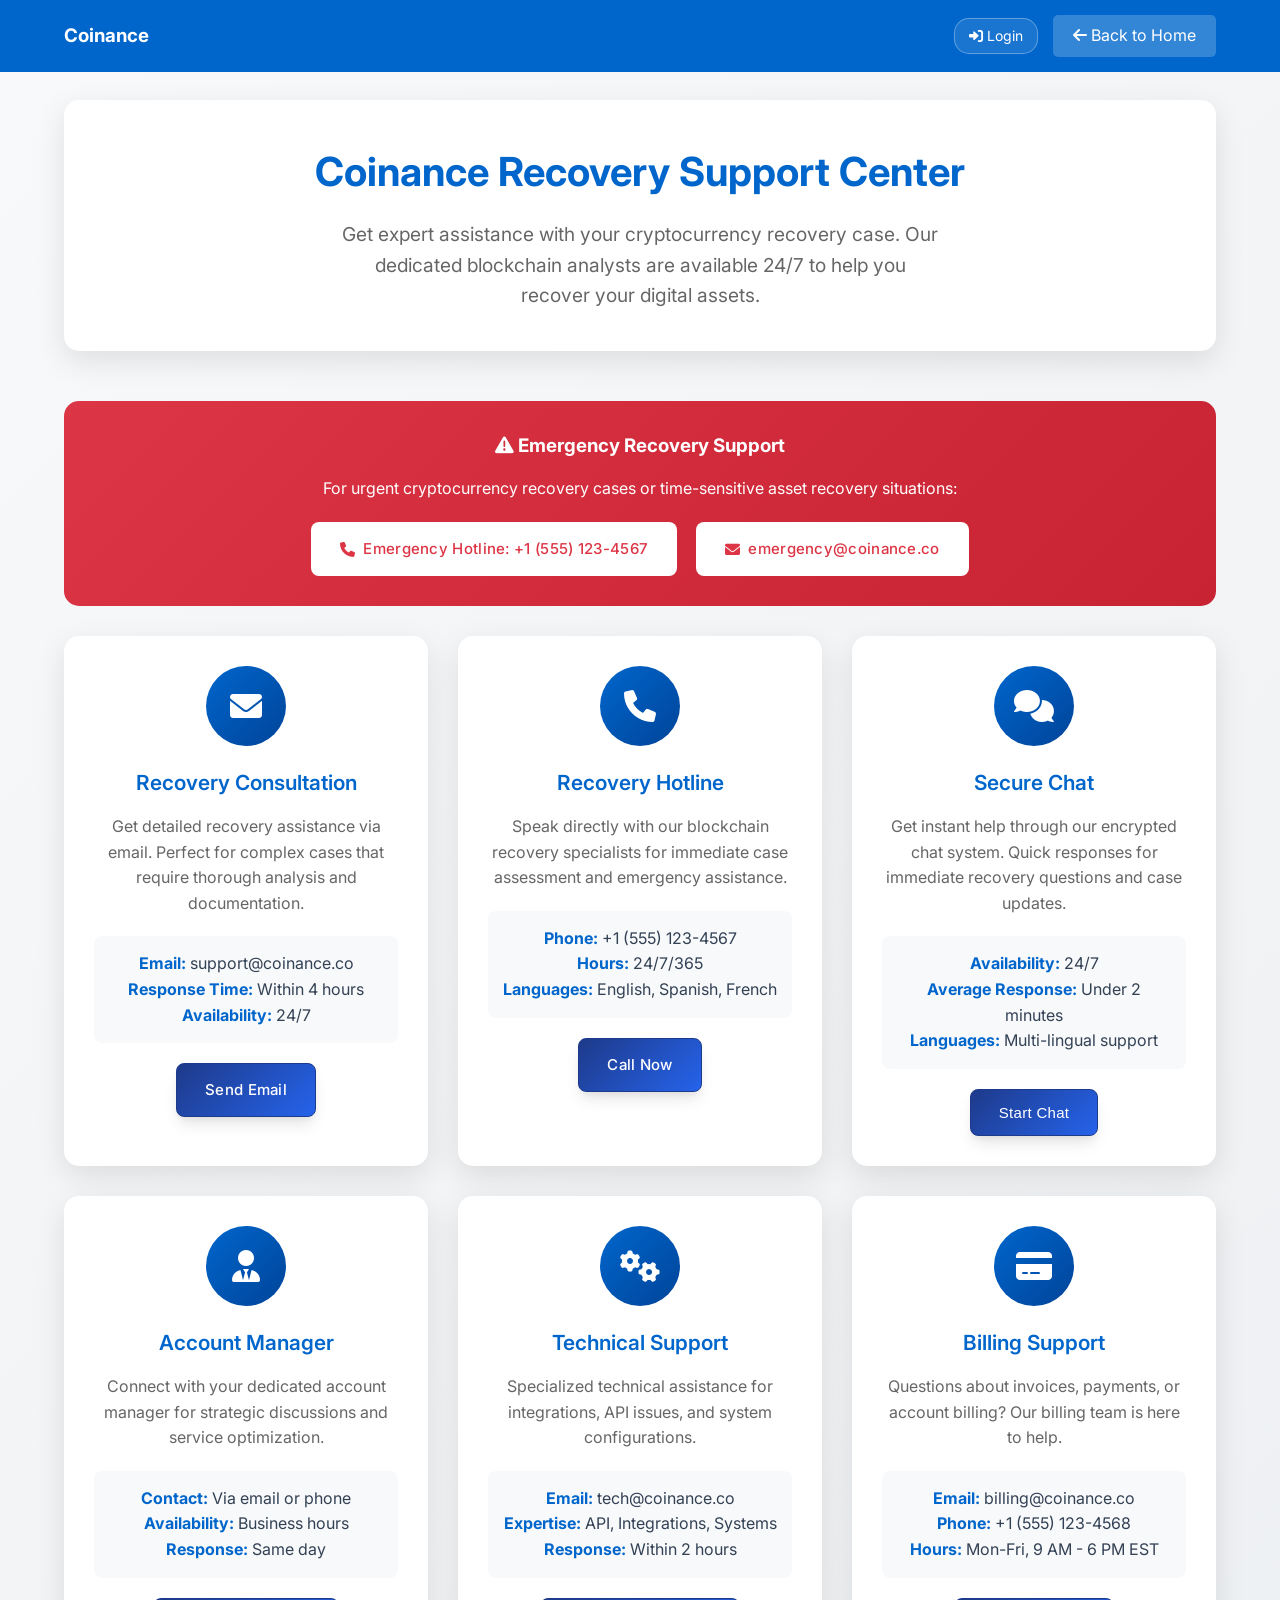
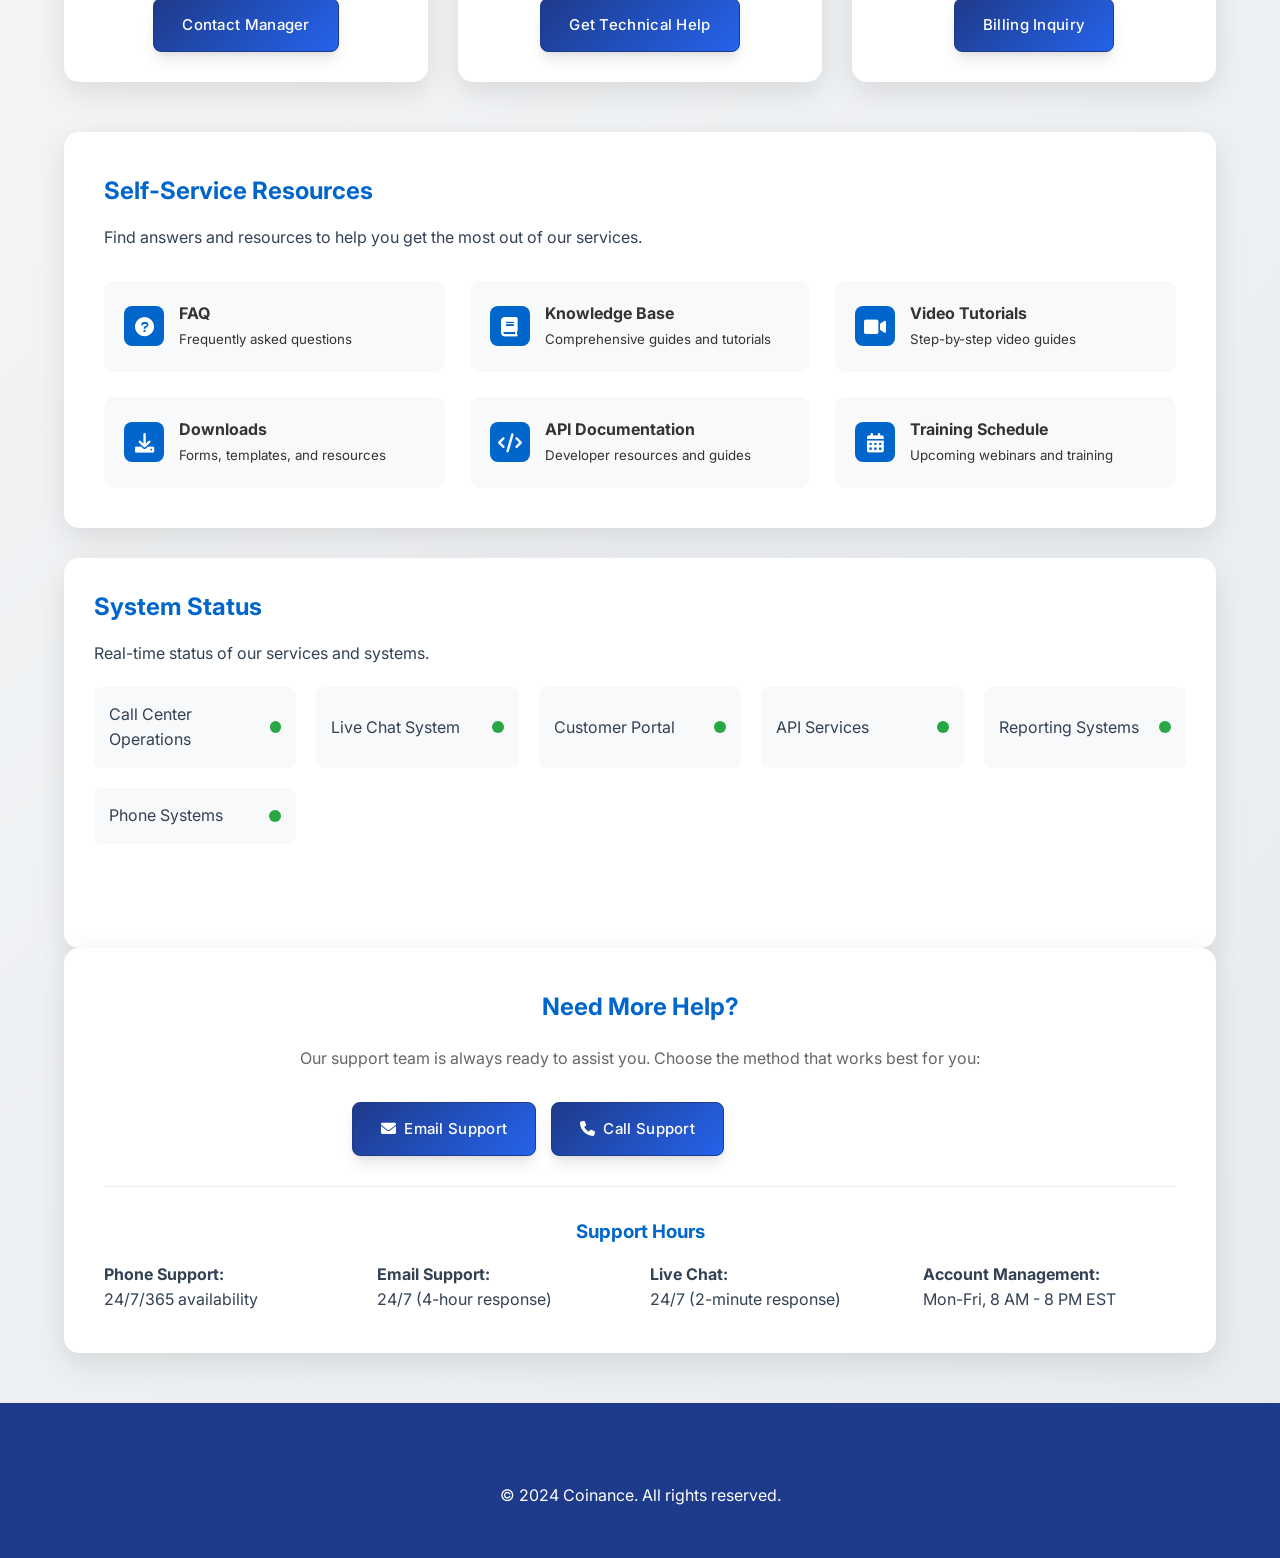
<file: support-center.html>
<!DOCTYPE html>
<html lang="en">
<head>
    <meta charset="UTF-8">
    <meta name="viewport" content="width=device-width, initial-scale=1.0">
    <title>Support Center | Coinance Cryptocurrency Recovery Services</title>
    <meta name="description" content="Get help and support for Coinance cryptocurrency recovery services. Multiple support channels, resources, and expert assistance available 24/7.">
    <link rel="stylesheet" href="styles.css">
    <link href="https://cdnjs.cloudflare.com/ajax/libs/font-awesome/6.0.0/css/all.min.css" rel="stylesheet">
    <link href="https://fonts.googleapis.com/css2?family=Inter:wght@300;400;500;600;700&display=swap" rel="stylesheet">
    <style>
        .support-page {
            padding: 100px 0 50px;
            background: linear-gradient(135deg, #f8f9fa 0%, #e9ecef 100%);
            min-height: 100vh;
        }
        .support-header {
            text-align: center;
            margin-bottom: 50px;
            background: white;
            padding: 40px;
            border-radius: 15px;
            box-shadow: 0 10px 30px rgba(0, 0, 0, 0.1);
        }
        .support-header h1 {
            color: #0066cc;
            font-size: 2.5em;
            margin-bottom: 15px;
        }
        .support-header p {
            font-size: 1.2em;
            color: #666;
            max-width: 600px;
            margin: 0 auto;
        }
        .support-channels {
            display: grid;
            grid-template-columns: repeat(auto-fit, minmax(300px, 1fr));
            gap: 30px;
            margin-bottom: 50px;
        }
        .support-channel {
            background: white;
            border-radius: 15px;
            padding: 30px;
            text-align: center;
            box-shadow: 0 10px 30px rgba(0, 0, 0, 0.1);
            transition: transform 0.3s ease;
        }
        .support-channel:hover {
            transform: translateY(-5px);
        }
        .channel-icon {
            width: 80px;
            height: 80px;
            background: linear-gradient(135deg, #0066cc, #004499);
            color: white;
            border-radius: 50%;
            display: flex;
            align-items: center;
            justify-content: center;
            margin: 0 auto 20px;
            font-size: 2em;
        }
        .channel-title {
            color: #0066cc;
            font-size: 1.3em;
            font-weight: 600;
            margin-bottom: 15px;
        }
        .channel-description {
            color: #666;
            margin-bottom: 20px;
            line-height: 1.6;
        }
        .channel-details {
            background: #f8f9fa;
            padding: 15px;
            border-radius: 8px;
            margin-bottom: 20px;
        }
        .channel-details strong {
            color: #0066cc;
        }
        .nav-simple {
            background: #0066cc;
            padding: 15px 0;
            position: fixed;
            top: 0;
            left: 0;
            right: 0;
            z-index: 1000;
        }
        .nav-simple .container {
            display: flex;
            justify-content: space-between;
            align-items: center;
        }
        .nav-simple h3 {
            color: white;
            margin: 0;
        }
        .back-home {
            color: white;
            text-decoration: none;
            padding: 8px 20px;
            background: rgba(255, 255, 255, 0.2);
            border-radius: 5px;
            transition: background 0.3s ease;
        }
        .back-home:hover {
            background: rgba(255, 255, 255, 0.3);
        }
        .resources-section {
            background: white;
            border-radius: 15px;
            padding: 40px;
            margin-bottom: 30px;
            box-shadow: 0 10px 30px rgba(0, 0, 0, 0.1);
        }
        .resources-grid {
            display: grid;
            grid-template-columns: repeat(auto-fit, minmax(250px, 1fr));
            gap: 25px;
            margin-top: 30px;
        }
        .resource-item {
            display: flex;
            align-items: center;
            padding: 20px;
            background: #f8f9fa;
            border-radius: 10px;
            transition: background 0.3s ease;
            text-decoration: none;
            color: #333;
        }
        .resource-item:hover {
            background: #e9ecef;
            text-decoration: none;
            color: #0066cc;
        }
        .resource-icon {
            width: 40px;
            height: 40px;
            background: #0066cc;
            color: white;
            border-radius: 8px;
            display: flex;
            align-items: center;
            justify-content: center;
            margin-right: 15px;
            font-size: 1.2em;
        }
        .emergency-support {
            background: linear-gradient(135deg, #dc3545, #c82333);
            color: white;
            border-radius: 15px;
            padding: 30px;
            text-align: center;
            margin-bottom: 30px;
        }
        .emergency-support h3 {
            margin-bottom: 15px;
        }
        .system-status {
            background: white;
            border-radius: 15px;
            padding: 30px;
            box-shadow: 0 10px 30px rgba(0, 0, 0, 0.1);
        }
        .status-grid {
            display: grid;
            grid-template-columns: repeat(auto-fit, minmax(200px, 1fr));
            gap: 20px;
            margin-top: 20px;
        }
        .status-item {
            display: flex;
            align-items: center;
            justify-content: space-between;
            padding: 15px;
            background: #f8f9fa;
            border-radius: 8px;
        }
        .status-indicator {
            width: 12px;
            height: 12px;
            border-radius: 50%;
            background: #28a745;
        }
        .status-indicator.warning {
            background: #ffc107;
        }
        .status-indicator.error {
            background: #dc3545;
        }
        @media (max-width: 768px) {
            .support-channels {
                grid-template-columns: 1fr;
            }
            .support-header {
                padding: 20px;
            }
            .support-channel {
                padding: 20px;
            }
            .resources-grid {
                grid-template-columns: 1fr;
            }
        }
    </style>
</head>
<body>
    <nav class="nav-simple">
        <div class="container">
            <h3>Coinance</h3>
            <div style="display: flex; gap: 15px; align-items: center;">
                <a href="https://dashboard.coinance.co" target="_blank" style="color: white; text-decoration: none; padding: 6px 14px; background: rgba(255, 255, 255, 0.1); border-radius: 15px; border: 1px solid rgba(255, 255, 255, 0.3); transition: all 0.3s ease; font-size: 14px;">
                    <i class="fas fa-sign-in-alt"></i> Login
                </a>
                <a href="index.html" class="back-home">
                    <i class="fas fa-arrow-left"></i> Back to Home
                </a>
            </div>
        </div>
    </nav>

    <section class="support-page">
        <div class="container">
            <div class="support-header">
                <h1>Coinance Recovery Support Center</h1>
                <p>Get expert assistance with your cryptocurrency recovery case. Our dedicated blockchain analysts are available 24/7 to help you recover your digital assets.</p>
            </div>

            <div class="emergency-support">
                <h3><i class="fas fa-exclamation-triangle"></i> Emergency Recovery Support</h3>
                <p>For urgent cryptocurrency recovery cases or time-sensitive asset recovery situations:</p>
                <div style="margin-top: 20px;">
                    <a href="tel:+15551234567" class="btn btn-secondary" style="background: white; color: #dc3545; margin-right: 15px;">
                        <i class="fas fa-phone"></i> Emergency Hotline: +1 (555) 123-4567
                    </a>
                    <a href="mailto:emergency@coinance.co" class="btn btn-secondary" style="background: white; color: #dc3545;">
                        <i class="fas fa-envelope"></i> emergency@coinance.co
                    </a>
                </div>
            </div>

            <div class="support-channels">
                <!-- Email Support -->
                <div class="support-channel">
                    <div class="channel-icon">
                        <i class="fas fa-envelope"></i>
                    </div>
                    <h3 class="channel-title">Recovery Consultation</h3>
                    <p class="channel-description">Get detailed recovery assistance via email. Perfect for complex cases that require thorough analysis and documentation.</p>
                    <div class="channel-details">
                        <strong>Email:</strong> support@coinance.co<br>
                        <strong>Response Time:</strong> Within 4 hours<br>
                        <strong>Availability:</strong> 24/7
                    </div>
                    <a href="mailto:support@coinance.co" class="btn btn-primary">Send Email</a>
                </div>

                <!-- Phone Support -->
                <div class="support-channel">
                    <div class="channel-icon">
                        <i class="fas fa-phone"></i>
                    </div>
                    <h3 class="channel-title">Recovery Hotline</h3>
                    <p class="channel-description">Speak directly with our blockchain recovery specialists for immediate case assessment and emergency assistance.</p>
                    <div class="channel-details">
                        <strong>Phone:</strong> +1 (555) 123-4567<br>
                        <strong>Hours:</strong> 24/7/365<br>
                        <strong>Languages:</strong> English, Spanish, French
                    </div>
                    <a href="tel:+15551234567" class="btn btn-primary">Call Now</a>
                </div>

                <!-- Live Chat -->
                <div class="support-channel">
                    <div class="channel-icon">
                        <i class="fas fa-comments"></i>
                    </div>
                    <h3 class="channel-title">Secure Chat</h3>
                    <p class="channel-description">Get instant help through our encrypted chat system. Quick responses for immediate recovery questions and case updates.</p>
                    <div class="channel-details">
                        <strong>Availability:</strong> 24/7<br>
                        <strong>Average Response:</strong> Under 2 minutes<br>
                        <strong>Languages:</strong> Multi-lingual support
                    </div>
                    <button class="btn btn-primary" onclick="openLiveChat()">Start Chat</button>
                </div>

                <!-- Account Management -->
                <div class="support-channel">
                    <div class="channel-icon">
                        <i class="fas fa-user-tie"></i>
                    </div>
                    <h3 class="channel-title">Account Manager</h3>
                    <p class="channel-description">Connect with your dedicated account manager for strategic discussions and service optimization.</p>
                    <div class="channel-details">
                        <strong>Contact:</strong> Via email or phone<br>
                        <strong>Availability:</strong> Business hours<br>
                        <strong>Response:</strong> Same day
                    </div>
                    <a href="mailto:accounts@coinance.co" class="btn btn-primary">Contact Manager</a>
                </div>

                <!-- Technical Support -->
                <div class="support-channel">
                    <div class="channel-icon">
                        <i class="fas fa-cogs"></i>
                    </div>
                    <h3 class="channel-title">Technical Support</h3>
                    <p class="channel-description">Specialized technical assistance for integrations, API issues, and system configurations.</p>
                    <div class="channel-details">
                        <strong>Email:</strong> tech@coinance.co<br>
                        <strong>Expertise:</strong> API, Integrations, Systems<br>
                        <strong>Response:</strong> Within 2 hours
                    </div>
                    <a href="mailto:tech@coinance.co" class="btn btn-primary">Get Technical Help</a>
                </div>

                <!-- Billing Support -->
                <div class="support-channel">
                    <div class="channel-icon">
                        <i class="fas fa-credit-card"></i>
                    </div>
                    <h3 class="channel-title">Billing Support</h3>
                    <p class="channel-description">Questions about invoices, payments, or account billing? Our billing team is here to help.</p>
                    <div class="channel-details">
                        <strong>Email:</strong> billing@coinance.co<br>
                        <strong>Phone:</strong> +1 (555) 123-4568<br>
                        <strong>Hours:</strong> Mon-Fri, 9 AM - 6 PM EST
                    </div>
                    <a href="mailto:billing@coinance.co" class="btn btn-primary">Billing Inquiry</a>
                </div>
            </div>

            <div class="resources-section">
                <h2 style="color: #0066cc; margin-bottom: 15px;">Self-Service Resources</h2>
                <p>Find answers and resources to help you get the most out of our services.</p>
                
                <div class="resources-grid">
                    <a href="faq.html" class="resource-item">
                        <div class="resource-icon">
                            <i class="fas fa-question-circle"></i>
                        </div>
                        <div>
                            <strong>FAQ</strong><br>
                            <small>Frequently asked questions</small>
                        </div>
                    </a>

                    <a href="#" class="resource-item">
                        <div class="resource-icon">
                            <i class="fas fa-book"></i>
                        </div>
                        <div>
                            <strong>Knowledge Base</strong><br>
                            <small>Comprehensive guides and tutorials</small>
                        </div>
                    </a>

                    <a href="#" class="resource-item">
                        <div class="resource-icon">
                            <i class="fas fa-video"></i>
                        </div>
                        <div>
                            <strong>Video Tutorials</strong><br>
                            <small>Step-by-step video guides</small>
                        </div>
                    </a>

                    <a href="#" class="resource-item">
                        <div class="resource-icon">
                            <i class="fas fa-download"></i>
                        </div>
                        <div>
                            <strong>Downloads</strong><br>
                            <small>Forms, templates, and resources</small>
                        </div>
                    </a>

                    <a href="#" class="resource-item">
                        <div class="resource-icon">
                            <i class="fas fa-code"></i>
                        </div>
                        <div>
                            <strong>API Documentation</strong><br>
                            <small>Developer resources and guides</small>
                        </div>
                    </a>

                    <a href="#" class="resource-item">
                        <div class="resource-icon">
                            <i class="fas fa-calendar-alt"></i>
                        </div>
                        <div>
                            <strong>Training Schedule</strong><br>
                            <small>Upcoming webinars and training</small>
                        </div>
                    </a>
                </div>
            </div>

            <div class="system-status">
                <h2 style="color: #0066cc; margin-bottom: 15px;">System Status</h2>
                <p>Real-time status of our services and systems.</p>
                
                <div class="status-grid">
                    <div class="status-item">
                        <span>Call Center Operations</span>
                        <span class="status-indicator"></span>
                    </div>
                    <div class="status-item">
                        <span>Live Chat System</span>
                        <span class="status-indicator"></span>
                    </div>
                    <div class="status-item">
                        <span>Customer Portal</span>
                        <span class="status-indicator"></span>
                    </div>
                    <div class="status-item">
                        <span>API Services</span>
                        <span class="status-indicator"></span>
                    </div>
                    <div class="status-item">
                        <span>Reporting Systems</span>
                        <span class="status-indicator"></span>
                    </div>
                    <div class="status-item">
                        <span>Phone Systems</span>
                        <span class="status-indicator"></span>
                    </div>
                </div>
                
                <div style="margin-top: 20px; text-align: center;">
                    <a href="#" class="btn btn-secondary">View Detailed Status</a>
                </div>
            </div>

            <div style="background: white; border-radius: 15px; padding: 40px; text-align: center; box-shadow: 0 10px 30px rgba(0, 0, 0, 0.1);">
                <h2 style="color: #0066cc; margin-bottom: 20px;">Need More Help?</h2>
                <p style="margin-bottom: 30px; color: #666;">Our support team is always ready to assist you. Choose the method that works best for you:</p>
                
                <div style="display: flex; gap: 15px; justify-content: center; flex-wrap: wrap;">
                    <a href="mailto:support@coinance.co" class="btn btn-primary">
                        <i class="fas fa-envelope"></i> Email Support
                    </a>
                    <a href="tel:+15551234567" class="btn btn-primary">
                        <i class="fas fa-phone"></i> Call Support
                    </a>
                    <button class="btn btn-secondary" onclick="openLiveChat()">
                        <i class="fas fa-comments"></i> Start Live Chat
                    </button>
                </div>

                <div style="margin-top: 30px; padding-top: 30px; border-top: 1px solid #eee;">
                    <h3 style="color: #0066cc; margin-bottom: 15px;">Support Hours</h3>
                    <div style="display: grid; grid-template-columns: repeat(auto-fit, minmax(200px, 1fr)); gap: 20px; text-align: left;">
                        <div>
                            <strong>Phone Support:</strong><br>
                            24/7/365 availability
                        </div>
                        <div>
                            <strong>Email Support:</strong><br>
                            24/7 (4-hour response)
                        </div>
                        <div>
                            <strong>Live Chat:</strong><br>
                            24/7 (2-minute response)
                        </div>
                        <div>
                            <strong>Account Management:</strong><br>
                            Mon-Fri, 8 AM - 8 PM EST
                        </div>
                    </div>
                </div>
            </div>
        </div>
    </section>

    <footer class="footer">
        <div class="container">
            <div style="text-align: center; padding: 20px 0;">
                <p>&copy; 2024 Coinance. All rights reserved.</p>
            </div>
        </div>
    </footer>

    <script>
        function openLiveChat() {
            // In a real implementation, this would open your live chat widget
            alert('Live chat feature would open here. Integration with your preferred live chat service (Intercom, Zendesk Chat, etc.) would be implemented.');
        }

        // Simulate real-time status updates
        function updateSystemStatus() {
            const indicators = document.querySelectorAll('.status-indicator');
            indicators.forEach(indicator => {
                // 95% chance of green status
                const isHealthy = Math.random() > 0.05;
                indicator.className = isHealthy ? 'status-indicator' : 'status-indicator warning';
            });
        }

        // Update status every 30 seconds
        setInterval(updateSystemStatus, 30000);

        // Add click tracking for support channels
        document.querySelectorAll('.support-channel .btn').forEach(button => {
            button.addEventListener('click', function() {
                const channelType = this.closest('.support-channel').querySelector('.channel-title').textContent;
                console.log('Support channel used:', channelType);
                
                // In a real implementation, you would track this with your analytics
                if (typeof gtag !== 'undefined') {
                    gtag('event', 'support_channel_used', {
                        channel_type: channelType,
                        action: this.textContent.trim()
                    });
                }
            });
        });

        // Emergency notification system
        function showEmergencyNotification(message) {
            const notification = document.createElement('div');
            notification.style.cssText = `
                position: fixed;
                top: 80px;
                right: 20px;
                background: #dc3545;
                color: white;
                padding: 20px;
                border-radius: 10px;
                box-shadow: 0 10px 30px rgba(0, 0, 0, 0.3);
                z-index: 10000;
                max-width: 300px;
            `;
            notification.innerHTML = `
                <strong>Service Alert</strong><br>
                ${message}
                <button onclick="this.parentElement.remove()" style="float: right; background: none; border: none; color: white; font-size: 18px; cursor: pointer;">&times;</button>
            `;
            document.body.appendChild(notification);
            
            setTimeout(() => {
                if (notification.parentElement) {
                    notification.remove();
                }
            }, 10000);
        }

        // Example emergency notification (you would trigger this based on actual system status)
        // showEmergencyNotification('Scheduled maintenance window: Jan 15, 2-4 AM EST');
    </script>
</body>
</html>
</file>
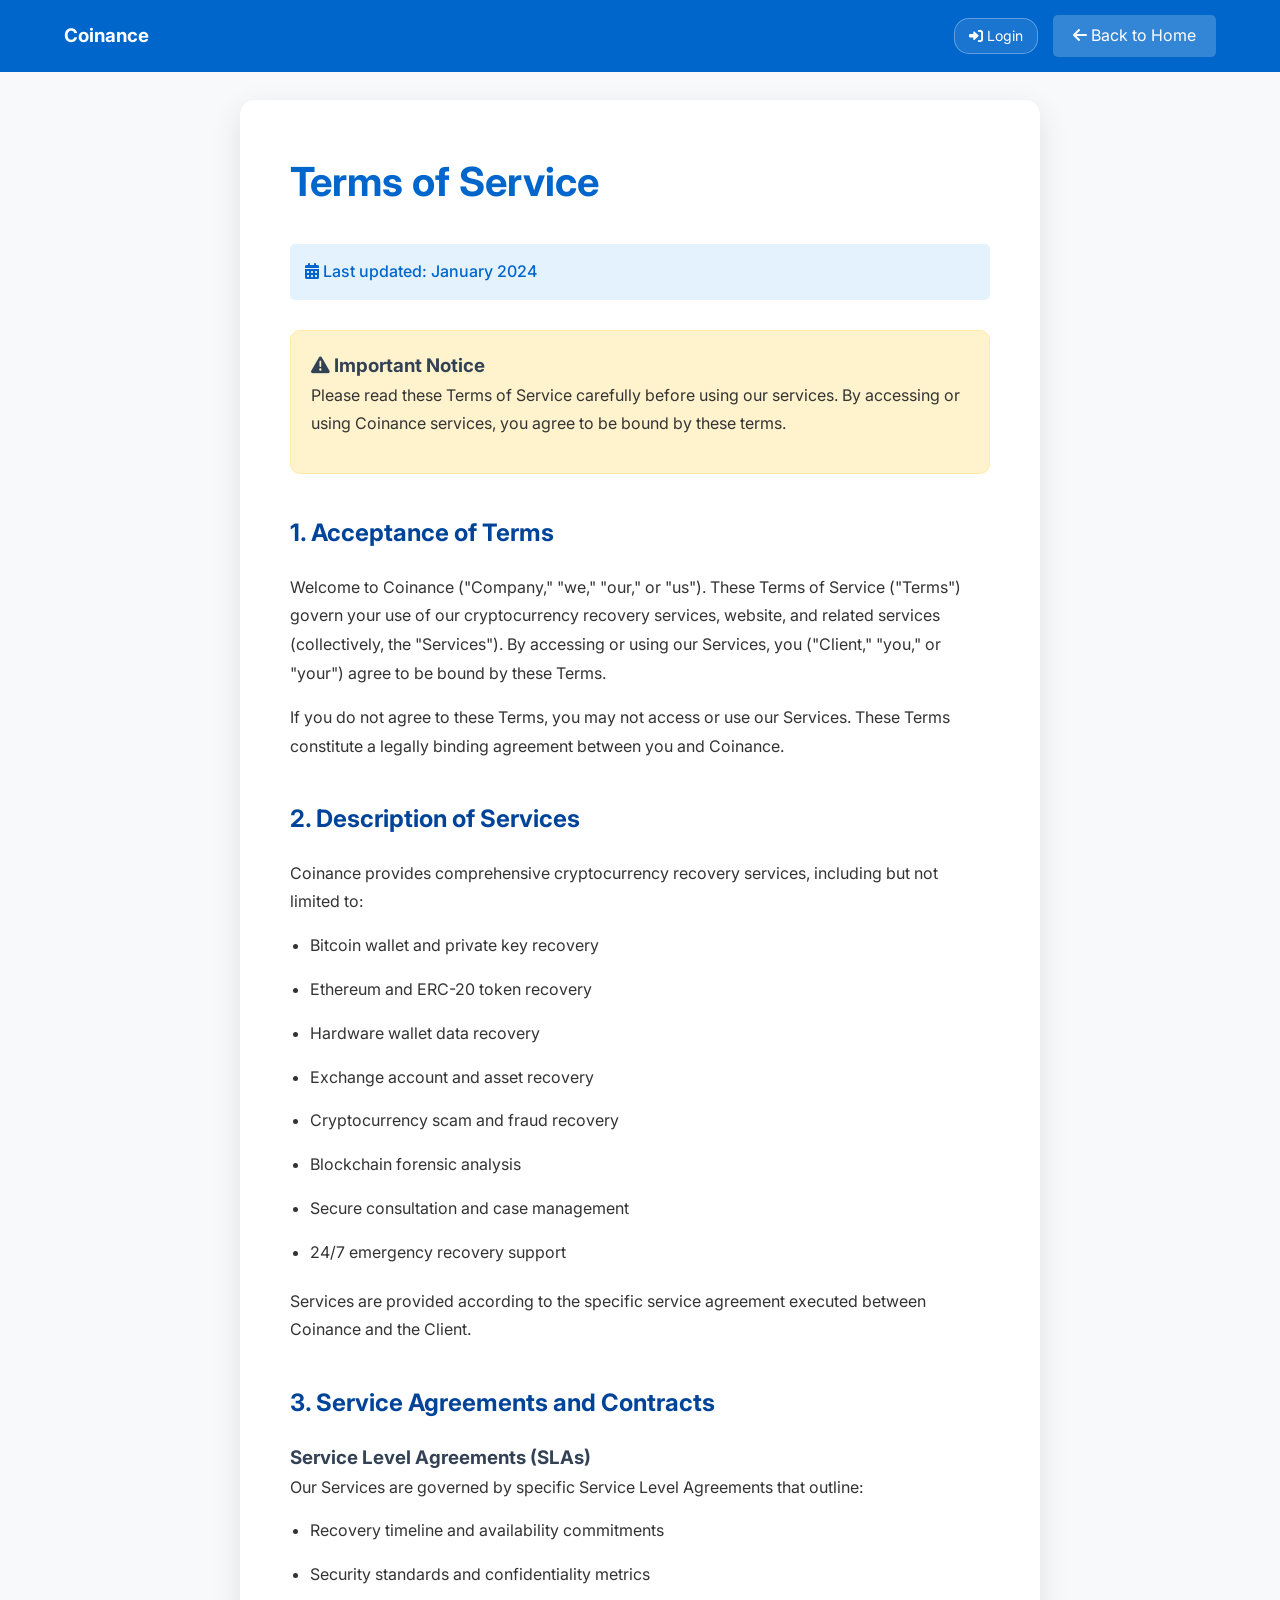
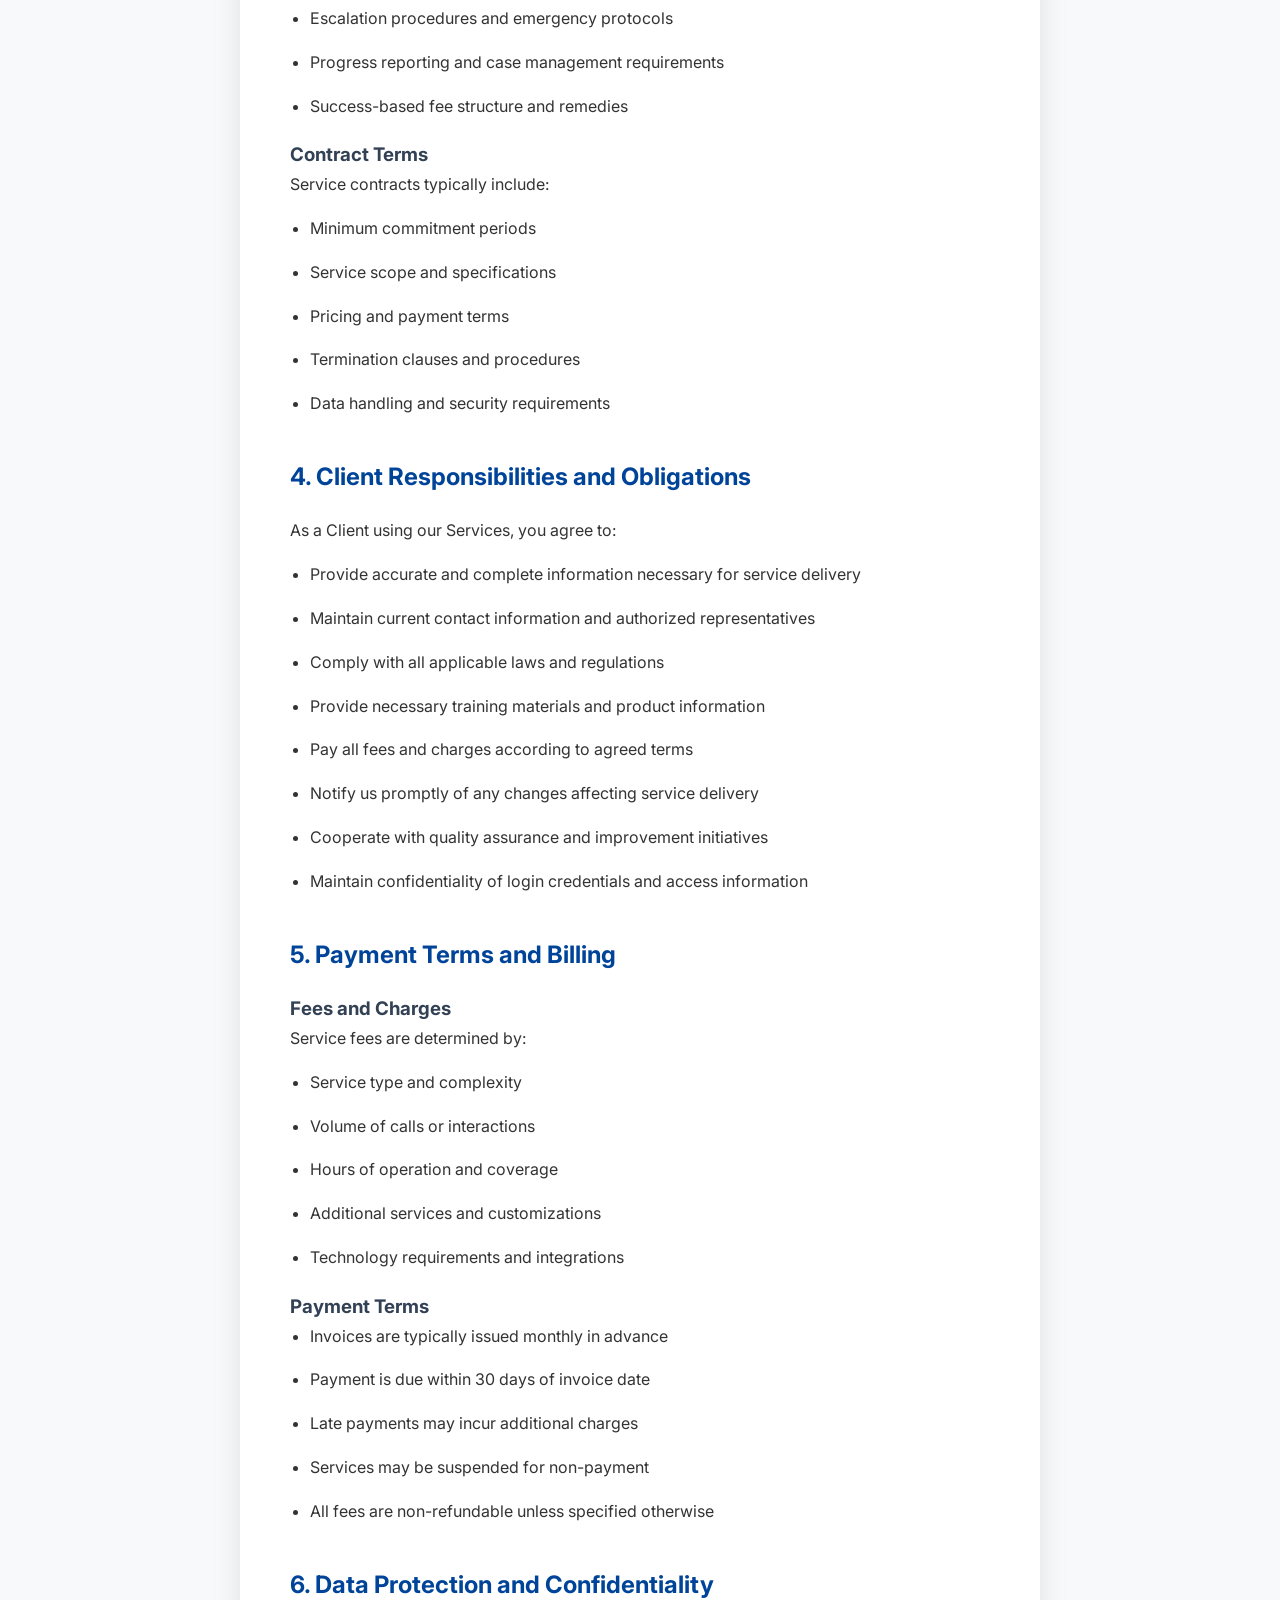
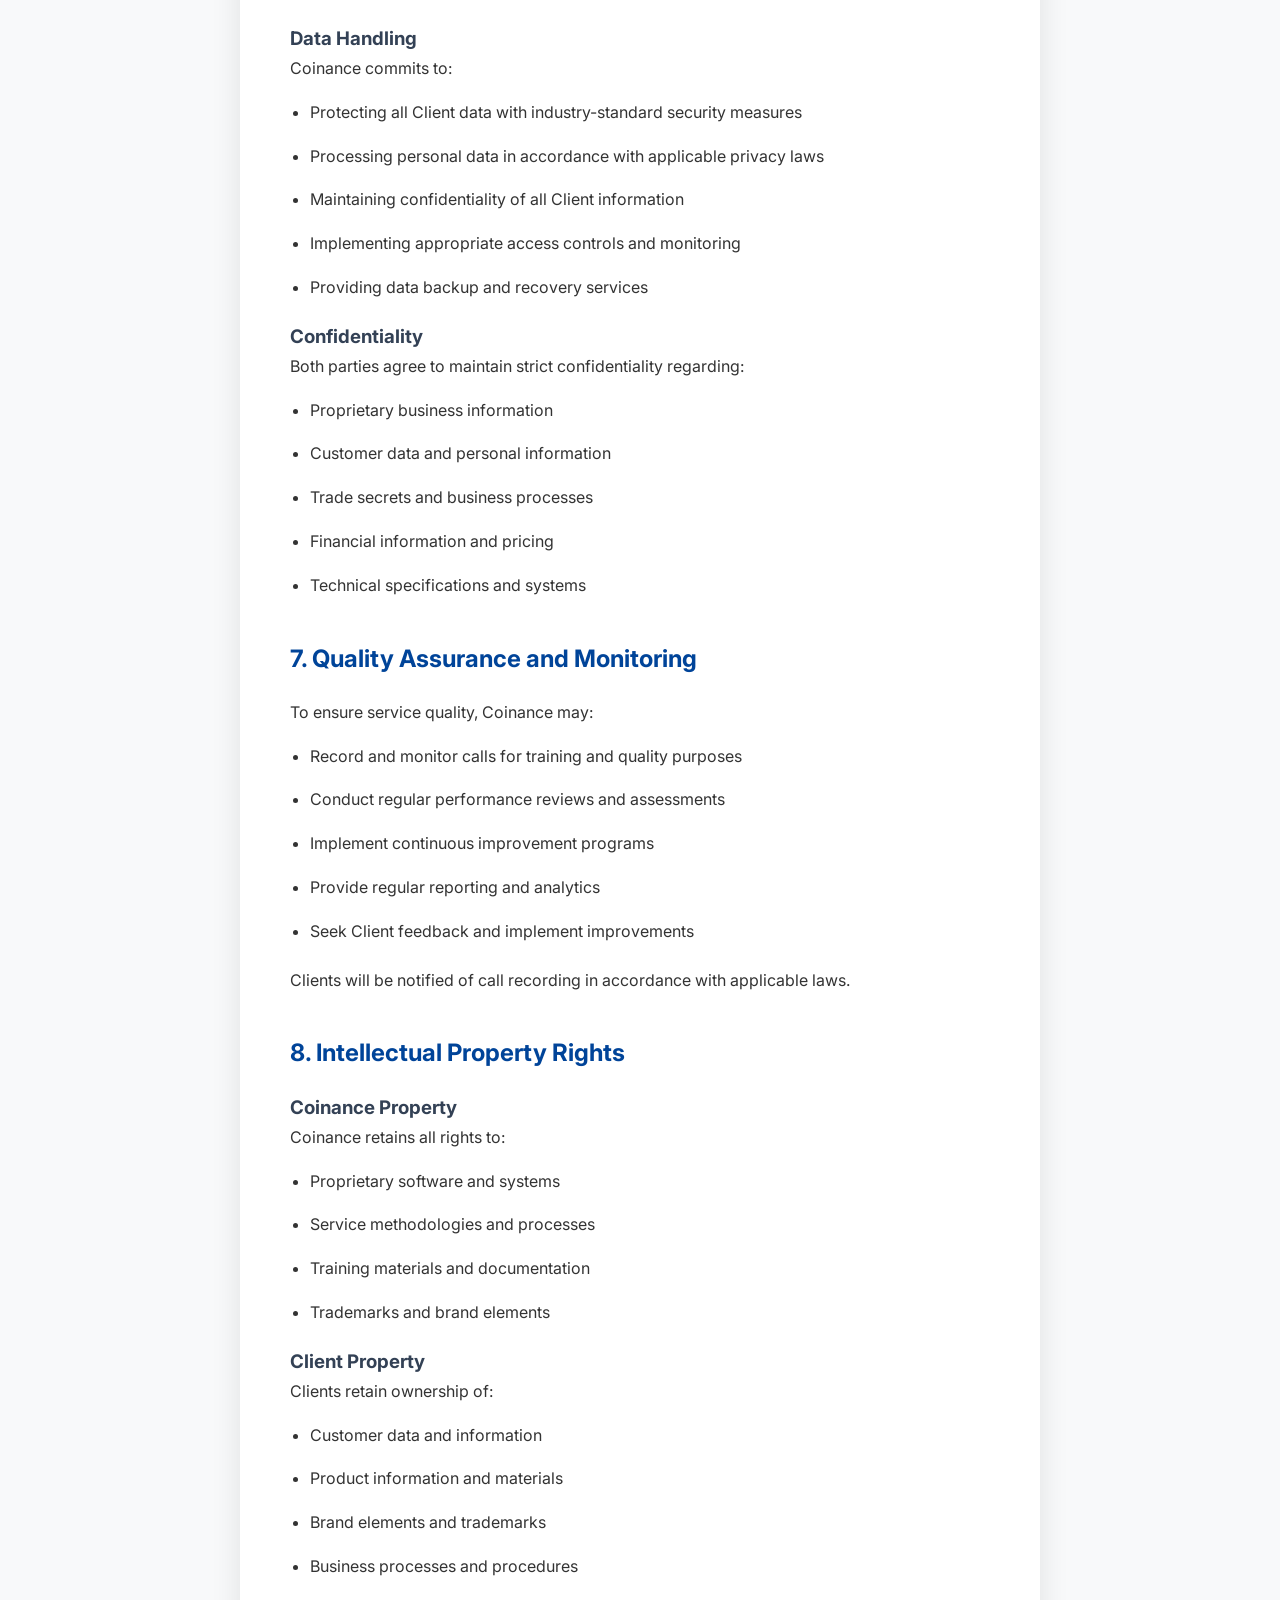
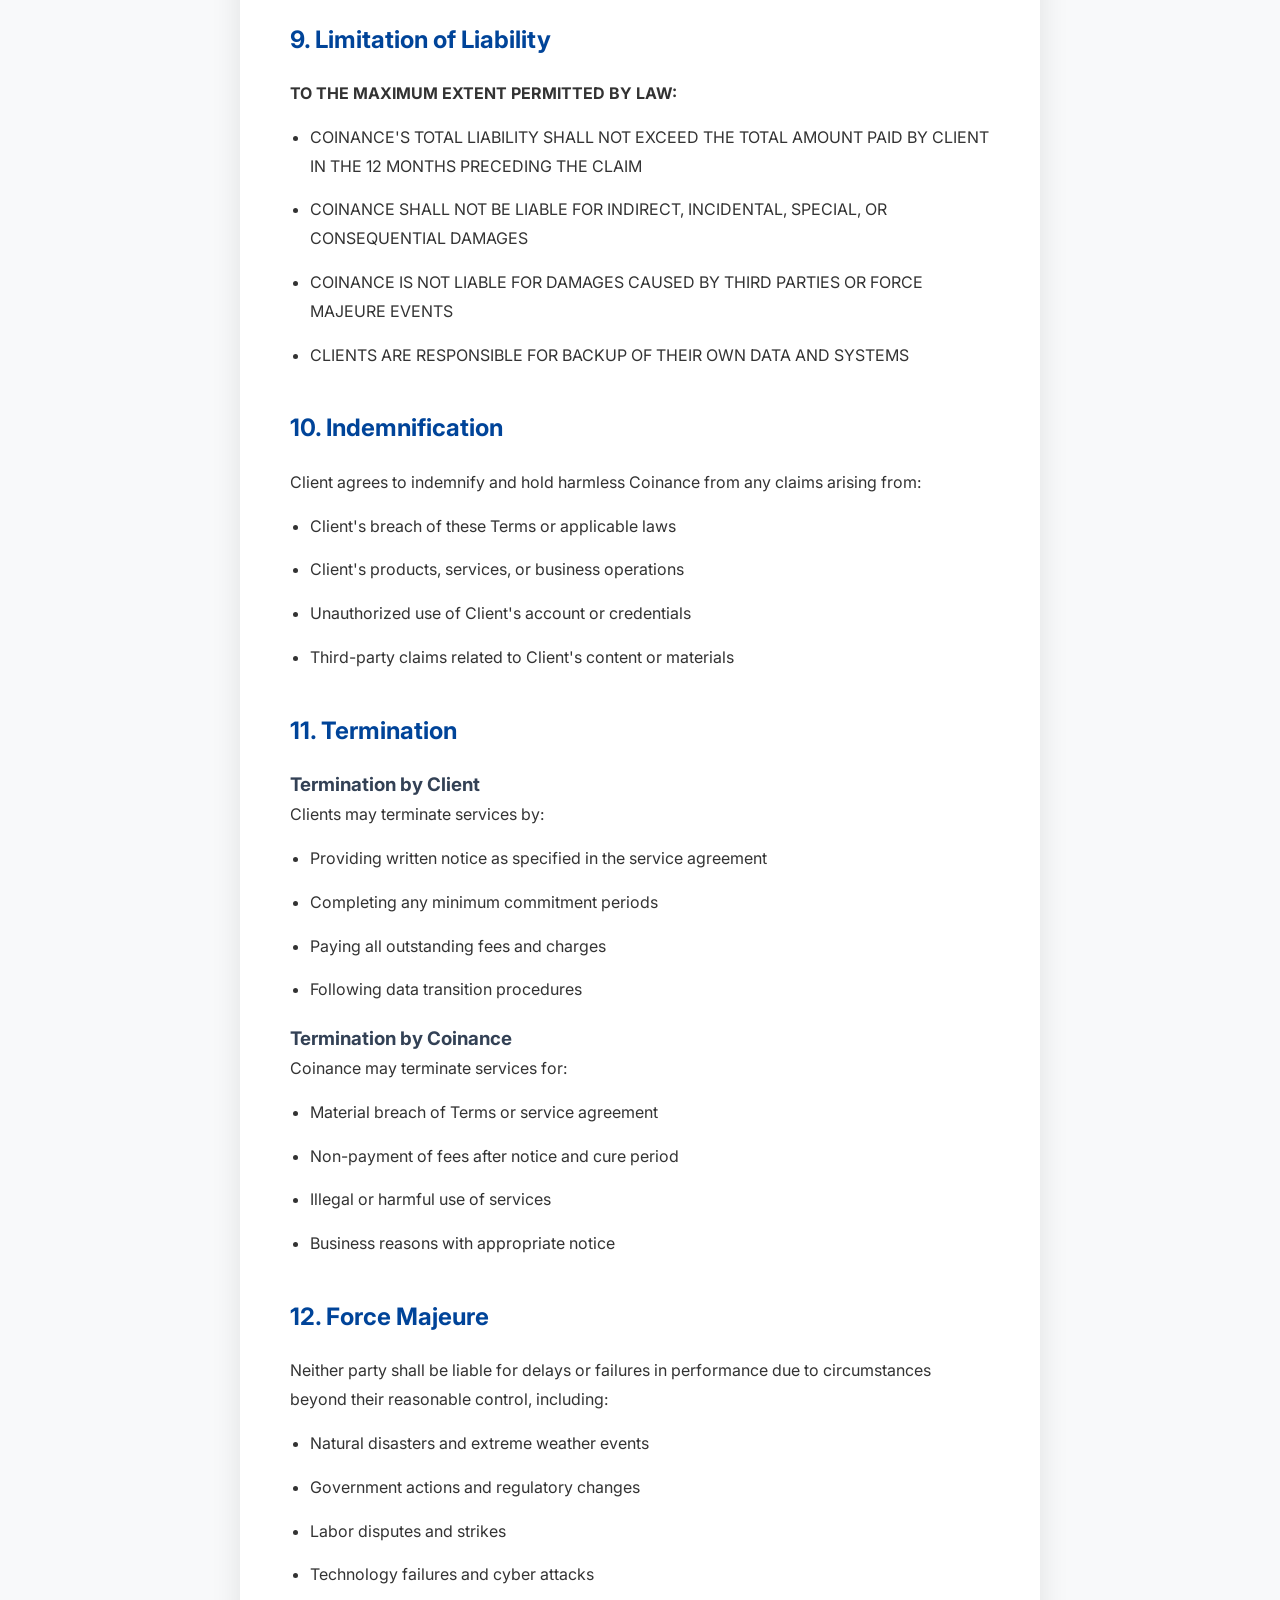
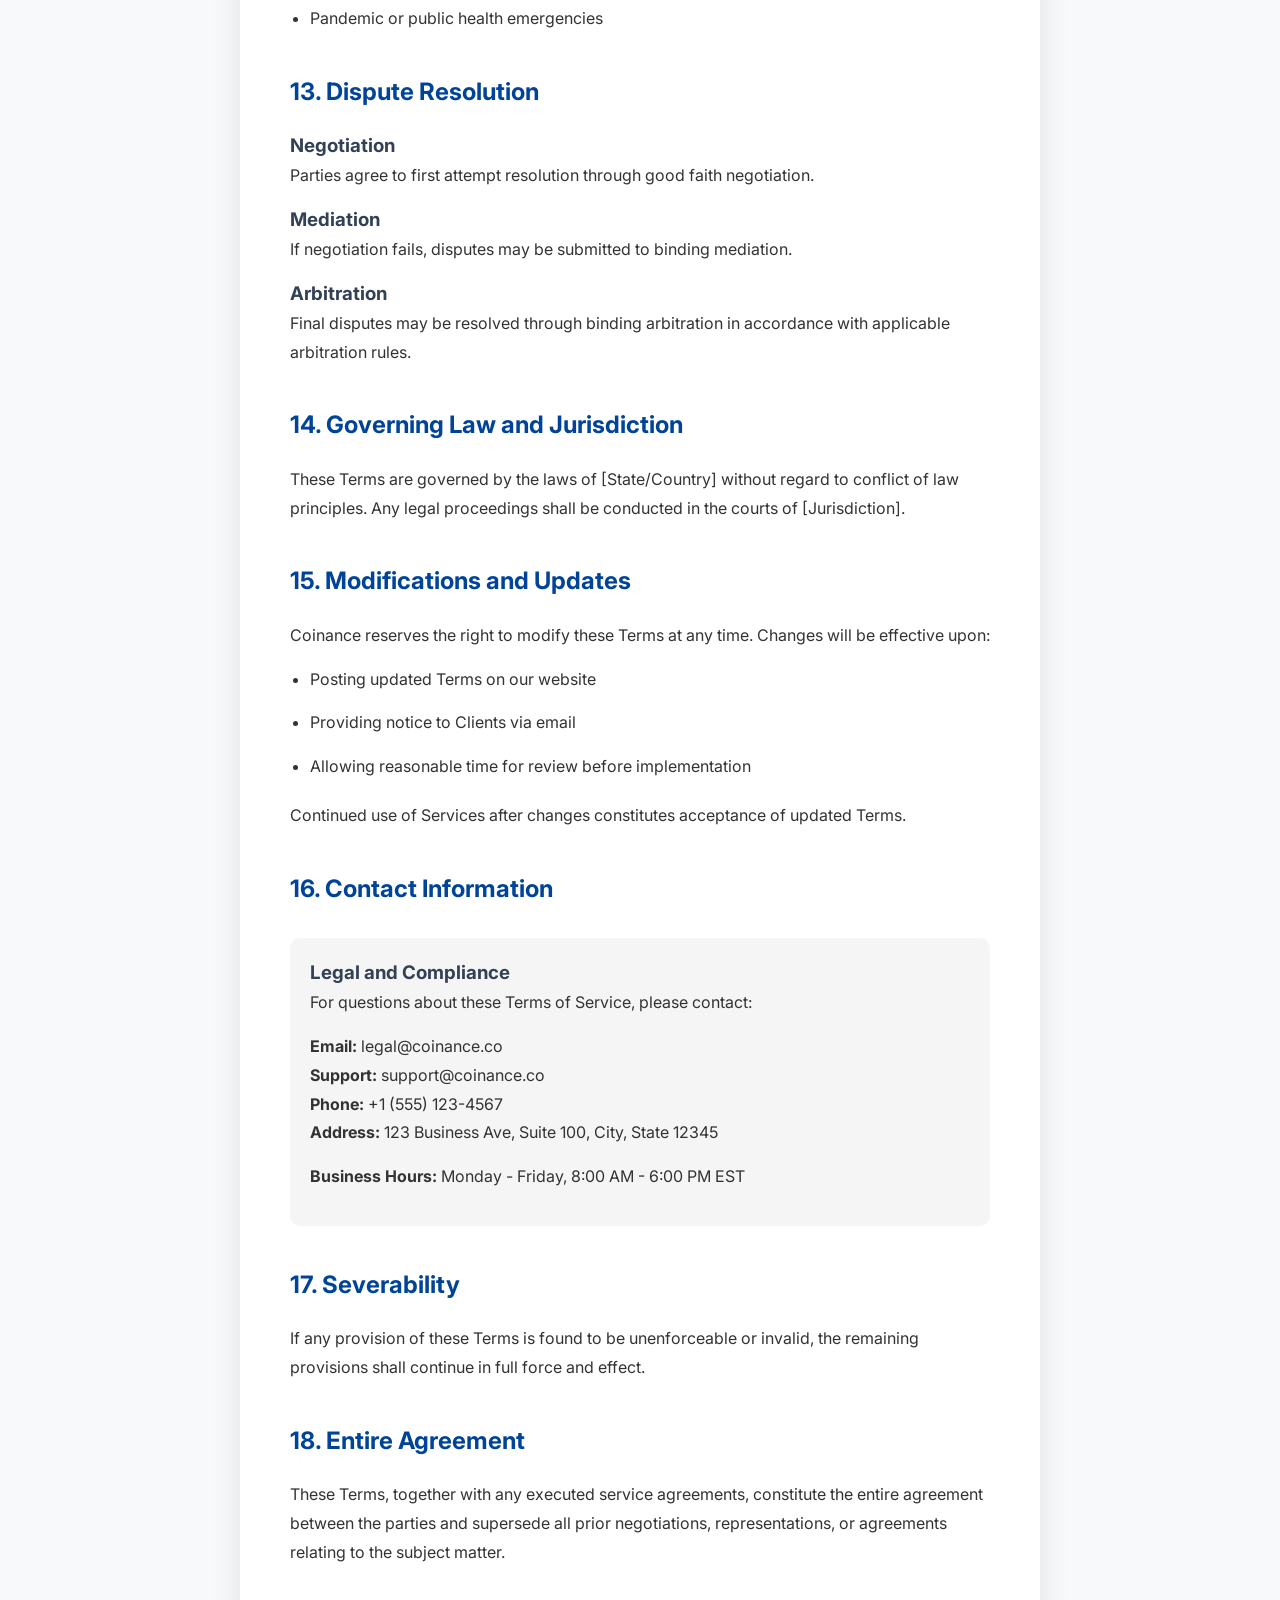
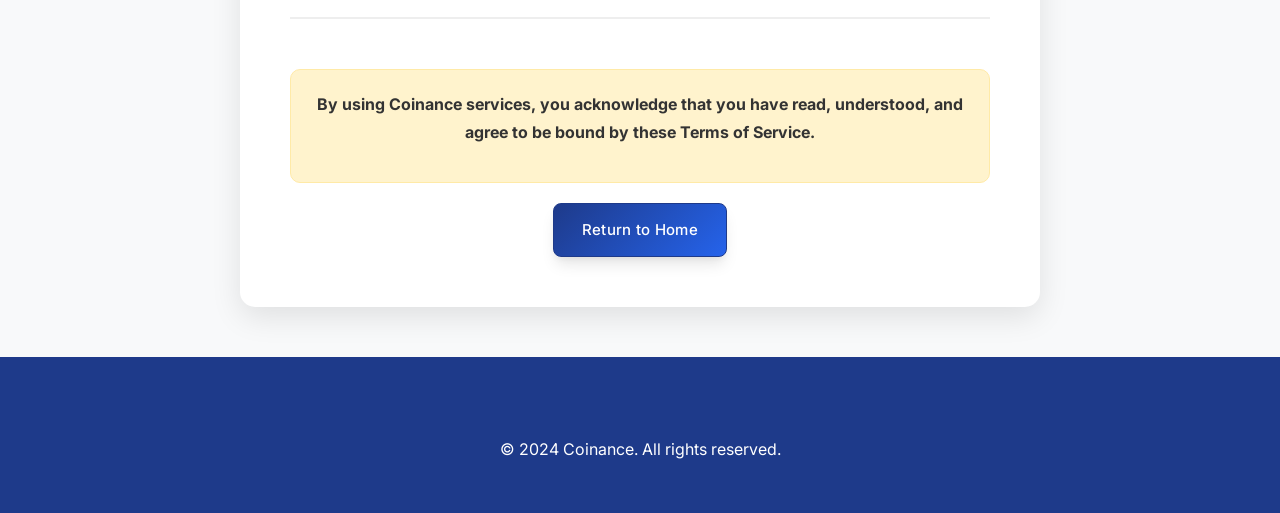
<file: terms-of-service.html>
<!DOCTYPE html>
<html lang="en">
<head>
    <meta charset="UTF-8">
    <meta name="viewport" content="width=device-width, initial-scale=1.0">
    <title>Terms of Service | Coinance Cryptocurrency Recovery Services</title>
    <meta name="description" content="Terms of Service for Coinance cryptocurrency recovery services. Read our service agreement and user obligations.">
    <link rel="stylesheet" href="styles.css">
    <link href="https://cdnjs.cloudflare.com/ajax/libs/font-awesome/6.0.0/css/all.min.css" rel="stylesheet">
    <link href="https://fonts.googleapis.com/css2?family=Inter:wght@300;400;500;600;700&display=swap" rel="stylesheet">
    <style>
        .legal-page {
            padding: 100px 0 50px;
            background: #f8f9fa;
            min-height: 100vh;
        }
        .legal-content {
            max-width: 800px;
            margin: 0 auto;
            background: white;
            padding: 50px;
            border-radius: 15px;
            box-shadow: 0 10px 30px rgba(0, 0, 0, 0.1);
        }
        .legal-content h1 {
            color: #0066cc;
            margin-bottom: 30px;
            font-size: 2.5em;
        }
        .legal-content h2 {
            color: #004499;
            margin-top: 40px;
            margin-bottom: 20px;
            font-size: 1.5em;
        }
        .legal-content p, .legal-content li {
            line-height: 1.8;
            margin-bottom: 15px;
            color: #333;
        }
        .legal-content ul {
            margin-left: 20px;
            margin-bottom: 20px;
        }
        .last-updated {
            background: #e3f2fd;
            padding: 15px;
            border-radius: 5px;
            margin-bottom: 30px;
            color: #0066cc;
            font-weight: 500;
        }
        .important-notice {
            background: #fff3cd;
            border: 1px solid #ffeaa7;
            padding: 20px;
            border-radius: 10px;
            margin: 20px 0;
        }
        .nav-simple {
            background: #0066cc;
            padding: 15px 0;
            position: fixed;
            top: 0;
            left: 0;
            right: 0;
            z-index: 1000;
        }
        .nav-simple .container {
            display: flex;
            justify-content: space-between;
            align-items: center;
        }
        .nav-simple h3 {
            color: white;
            margin: 0;
        }
        .back-home {
            color: white;
            text-decoration: none;
            padding: 8px 20px;
            background: rgba(255, 255, 255, 0.2);
            border-radius: 5px;
            transition: background 0.3s ease;
        }
        .back-home:hover {
            background: rgba(255, 255, 255, 0.3);
        }
    </style>
</head>
<body>
    <nav class="nav-simple">
        <div class="container">
            <h3>Coinance</h3>
            <div style="display: flex; gap: 15px; align-items: center;">
                <a href="https://dashboard.coinance.co" target="_blank" style="color: white; text-decoration: none; padding: 6px 14px; background: rgba(255, 255, 255, 0.1); border-radius: 15px; border: 1px solid rgba(255, 255, 255, 0.3); transition: all 0.3s ease; font-size: 14px;">
                    <i class="fas fa-sign-in-alt"></i> Login
                </a>
                <a href="index.html" class="back-home">
                    <i class="fas fa-arrow-left"></i> Back to Home
                </a>
            </div>
        </div>
    </nav>

    <section class="legal-page">
        <div class="container">
            <div class="legal-content">
                <h1>Terms of Service</h1>
                
                <div class="last-updated">
                    <i class="fas fa-calendar-alt"></i> Last updated: January 2024
                </div>

                <div class="important-notice">
                    <h3><i class="fas fa-exclamation-triangle"></i> Important Notice</h3>
                    <p>Please read these Terms of Service carefully before using our services. By accessing or using Coinance services, you agree to be bound by these terms.</p>
                </div>

                <h2>1. Acceptance of Terms</h2>
                
                <p>Welcome to Coinance ("Company," "we," "our," or "us"). These Terms of Service ("Terms") govern your use of our cryptocurrency recovery services, website, and related services (collectively, the "Services"). By accessing or using our Services, you ("Client," "you," or "your") agree to be bound by these Terms.</p>

                <p>If you do not agree to these Terms, you may not access or use our Services. These Terms constitute a legally binding agreement between you and Coinance.</p>

                <h2>2. Description of Services</h2>
                
                <p>Coinance provides comprehensive cryptocurrency recovery services, including but not limited to:</p>
                <ul>
                    <li>Bitcoin wallet and private key recovery</li>
                    <li>Ethereum and ERC-20 token recovery</li>
                    <li>Hardware wallet data recovery</li>
                    <li>Exchange account and asset recovery</li>
                    <li>Cryptocurrency scam and fraud recovery</li>
                    <li>Blockchain forensic analysis</li>
                    <li>Secure consultation and case management</li>
                    <li>24/7 emergency recovery support</li>
                </ul>

                <p>Services are provided according to the specific service agreement executed between Coinance and the Client.</p>

                <h2>3. Service Agreements and Contracts</h2>
                
                <h3>Service Level Agreements (SLAs)</h3>
                <p>Our Services are governed by specific Service Level Agreements that outline:</p>
                <ul>
                    <li>Recovery timeline and availability commitments</li>
                    <li>Security standards and confidentiality metrics</li>
                    <li>Escalation procedures and emergency protocols</li>
                    <li>Progress reporting and case management requirements</li>
                    <li>Success-based fee structure and remedies</li>
                </ul>

                <h3>Contract Terms</h3>
                <p>Service contracts typically include:</p>
                <ul>
                    <li>Minimum commitment periods</li>
                    <li>Service scope and specifications</li>
                    <li>Pricing and payment terms</li>
                    <li>Termination clauses and procedures</li>
                    <li>Data handling and security requirements</li>
                </ul>

                <h2>4. Client Responsibilities and Obligations</h2>
                
                <p>As a Client using our Services, you agree to:</p>
                <ul>
                    <li>Provide accurate and complete information necessary for service delivery</li>
                    <li>Maintain current contact information and authorized representatives</li>
                    <li>Comply with all applicable laws and regulations</li>
                    <li>Provide necessary training materials and product information</li>
                    <li>Pay all fees and charges according to agreed terms</li>
                    <li>Notify us promptly of any changes affecting service delivery</li>
                    <li>Cooperate with quality assurance and improvement initiatives</li>
                    <li>Maintain confidentiality of login credentials and access information</li>
                </ul>

                <h2>5. Payment Terms and Billing</h2>
                
                <h3>Fees and Charges</h3>
                <p>Service fees are determined by:</p>
                <ul>
                    <li>Service type and complexity</li>
                    <li>Volume of calls or interactions</li>
                    <li>Hours of operation and coverage</li>
                    <li>Additional services and customizations</li>
                    <li>Technology requirements and integrations</li>
                </ul>

                <h3>Payment Terms</h3>
                <ul>
                    <li>Invoices are typically issued monthly in advance</li>
                    <li>Payment is due within 30 days of invoice date</li>
                    <li>Late payments may incur additional charges</li>
                    <li>Services may be suspended for non-payment</li>
                    <li>All fees are non-refundable unless specified otherwise</li>
                </ul>

                <h2>6. Data Protection and Confidentiality</h2>
                
                <h3>Data Handling</h3>
                <p>Coinance commits to:</p>
                <ul>
                    <li>Protecting all Client data with industry-standard security measures</li>
                    <li>Processing personal data in accordance with applicable privacy laws</li>
                    <li>Maintaining confidentiality of all Client information</li>
                    <li>Implementing appropriate access controls and monitoring</li>
                    <li>Providing data backup and recovery services</li>
                </ul>

                <h3>Confidentiality</h3>
                <p>Both parties agree to maintain strict confidentiality regarding:</p>
                <ul>
                    <li>Proprietary business information</li>
                    <li>Customer data and personal information</li>
                    <li>Trade secrets and business processes</li>
                    <li>Financial information and pricing</li>
                    <li>Technical specifications and systems</li>
                </ul>

                <h2>7. Quality Assurance and Monitoring</h2>
                
                <p>To ensure service quality, Coinance may:</p>
                <ul>
                    <li>Record and monitor calls for training and quality purposes</li>
                    <li>Conduct regular performance reviews and assessments</li>
                    <li>Implement continuous improvement programs</li>
                    <li>Provide regular reporting and analytics</li>
                    <li>Seek Client feedback and implement improvements</li>
                </ul>

                <p>Clients will be notified of call recording in accordance with applicable laws.</p>

                <h2>8. Intellectual Property Rights</h2>
                
                <h3>Coinance Property</h3>
                <p>Coinance retains all rights to:</p>
                <ul>
                    <li>Proprietary software and systems</li>
                    <li>Service methodologies and processes</li>
                    <li>Training materials and documentation</li>
                    <li>Trademarks and brand elements</li>
                </ul>

                <h3>Client Property</h3>
                <p>Clients retain ownership of:</p>
                <ul>
                    <li>Customer data and information</li>
                    <li>Product information and materials</li>
                    <li>Brand elements and trademarks</li>
                    <li>Business processes and procedures</li>
                </ul>

                <h2>9. Limitation of Liability</h2>
                
                <p><strong>TO THE MAXIMUM EXTENT PERMITTED BY LAW:</strong></p>
                
                <ul>
                    <li>COINANCE'S TOTAL LIABILITY SHALL NOT EXCEED THE TOTAL AMOUNT PAID BY CLIENT IN THE 12 MONTHS PRECEDING THE CLAIM</li>
                    <li>COINANCE SHALL NOT BE LIABLE FOR INDIRECT, INCIDENTAL, SPECIAL, OR CONSEQUENTIAL DAMAGES</li>
                    <li>COINANCE IS NOT LIABLE FOR DAMAGES CAUSED BY THIRD PARTIES OR FORCE MAJEURE EVENTS</li>
                    <li>CLIENTS ARE RESPONSIBLE FOR BACKUP OF THEIR OWN DATA AND SYSTEMS</li>
                </ul>

                <h2>10. Indemnification</h2>
                
                <p>Client agrees to indemnify and hold harmless Coinance from any claims arising from:</p>
                <ul>
                    <li>Client's breach of these Terms or applicable laws</li>
                    <li>Client's products, services, or business operations</li>
                    <li>Unauthorized use of Client's account or credentials</li>
                    <li>Third-party claims related to Client's content or materials</li>
                </ul>

                <h2>11. Termination</h2>
                
                <h3>Termination by Client</h3>
                <p>Clients may terminate services by:</p>
                <ul>
                    <li>Providing written notice as specified in the service agreement</li>
                    <li>Completing any minimum commitment periods</li>
                    <li>Paying all outstanding fees and charges</li>
                    <li>Following data transition procedures</li>
                </ul>

                <h3>Termination by Coinance</h3>
                <p>Coinance may terminate services for:</p>
                <ul>
                    <li>Material breach of Terms or service agreement</li>
                    <li>Non-payment of fees after notice and cure period</li>
                    <li>Illegal or harmful use of services</li>
                    <li>Business reasons with appropriate notice</li>
                </ul>

                <h2>12. Force Majeure</h2>
                
                <p>Neither party shall be liable for delays or failures in performance due to circumstances beyond their reasonable control, including:</p>
                <ul>
                    <li>Natural disasters and extreme weather events</li>
                    <li>Government actions and regulatory changes</li>
                    <li>Labor disputes and strikes</li>
                    <li>Technology failures and cyber attacks</li>
                    <li>Pandemic or public health emergencies</li>
                </ul>

                <h2>13. Dispute Resolution</h2>
                
                <h3>Negotiation</h3>
                <p>Parties agree to first attempt resolution through good faith negotiation.</p>

                <h3>Mediation</h3>
                <p>If negotiation fails, disputes may be submitted to binding mediation.</p>

                <h3>Arbitration</h3>
                <p>Final disputes may be resolved through binding arbitration in accordance with applicable arbitration rules.</p>

                <h2>14. Governing Law and Jurisdiction</h2>
                
                <p>These Terms are governed by the laws of [State/Country] without regard to conflict of law principles. Any legal proceedings shall be conducted in the courts of [Jurisdiction].</p>

                <h2>15. Modifications and Updates</h2>
                
                <p>Coinance reserves the right to modify these Terms at any time. Changes will be effective upon:</p>
                <ul>
                    <li>Posting updated Terms on our website</li>
                    <li>Providing notice to Clients via email</li>
                    <li>Allowing reasonable time for review before implementation</li>
                </ul>

                <p>Continued use of Services after changes constitutes acceptance of updated Terms.</p>

                <h2>16. Contact Information</h2>
                
                <div style="background: #f5f5f5; padding: 20px; border-radius: 10px; margin-top: 30px;">
                    <h3>Legal and Compliance</h3>
                    <p>For questions about these Terms of Service, please contact:</p>
                    
                    <p><strong>Email:</strong> legal@coinance.co<br>
                    <strong>Support:</strong> support@coinance.co<br>
                    <strong>Phone:</strong> +1 (555) 123-4567<br>
                    <strong>Address:</strong> 123 Business Ave, Suite 100, City, State 12345</p>
                    
                    <p><strong>Business Hours:</strong> Monday - Friday, 8:00 AM - 6:00 PM EST</p>
                </div>

                <h2>17. Severability</h2>
                
                <p>If any provision of these Terms is found to be unenforceable or invalid, the remaining provisions shall continue in full force and effect.</p>

                <h2>18. Entire Agreement</h2>
                
                <p>These Terms, together with any executed service agreements, constitute the entire agreement between the parties and supersede all prior negotiations, representations, or agreements relating to the subject matter.</p>

                <div style="text-align: center; margin-top: 50px; padding-top: 30px; border-top: 2px solid #eee;">
                    <div class="important-notice">
                        <p><strong>By using Coinance services, you acknowledge that you have read, understood, and agree to be bound by these Terms of Service.</strong></p>
                    </div>
                    <a href="index.html" class="btn btn-primary">Return to Home</a>
                </div>
            </div>
        </div>
    </section>

    <footer class="footer">
        <div class="container">
            <div style="text-align: center; padding: 20px 0;">
                <p>&copy; 2024 Coinance. All rights reserved.</p>
            </div>
        </div>
    </footer>
</body>
</html>
</file>
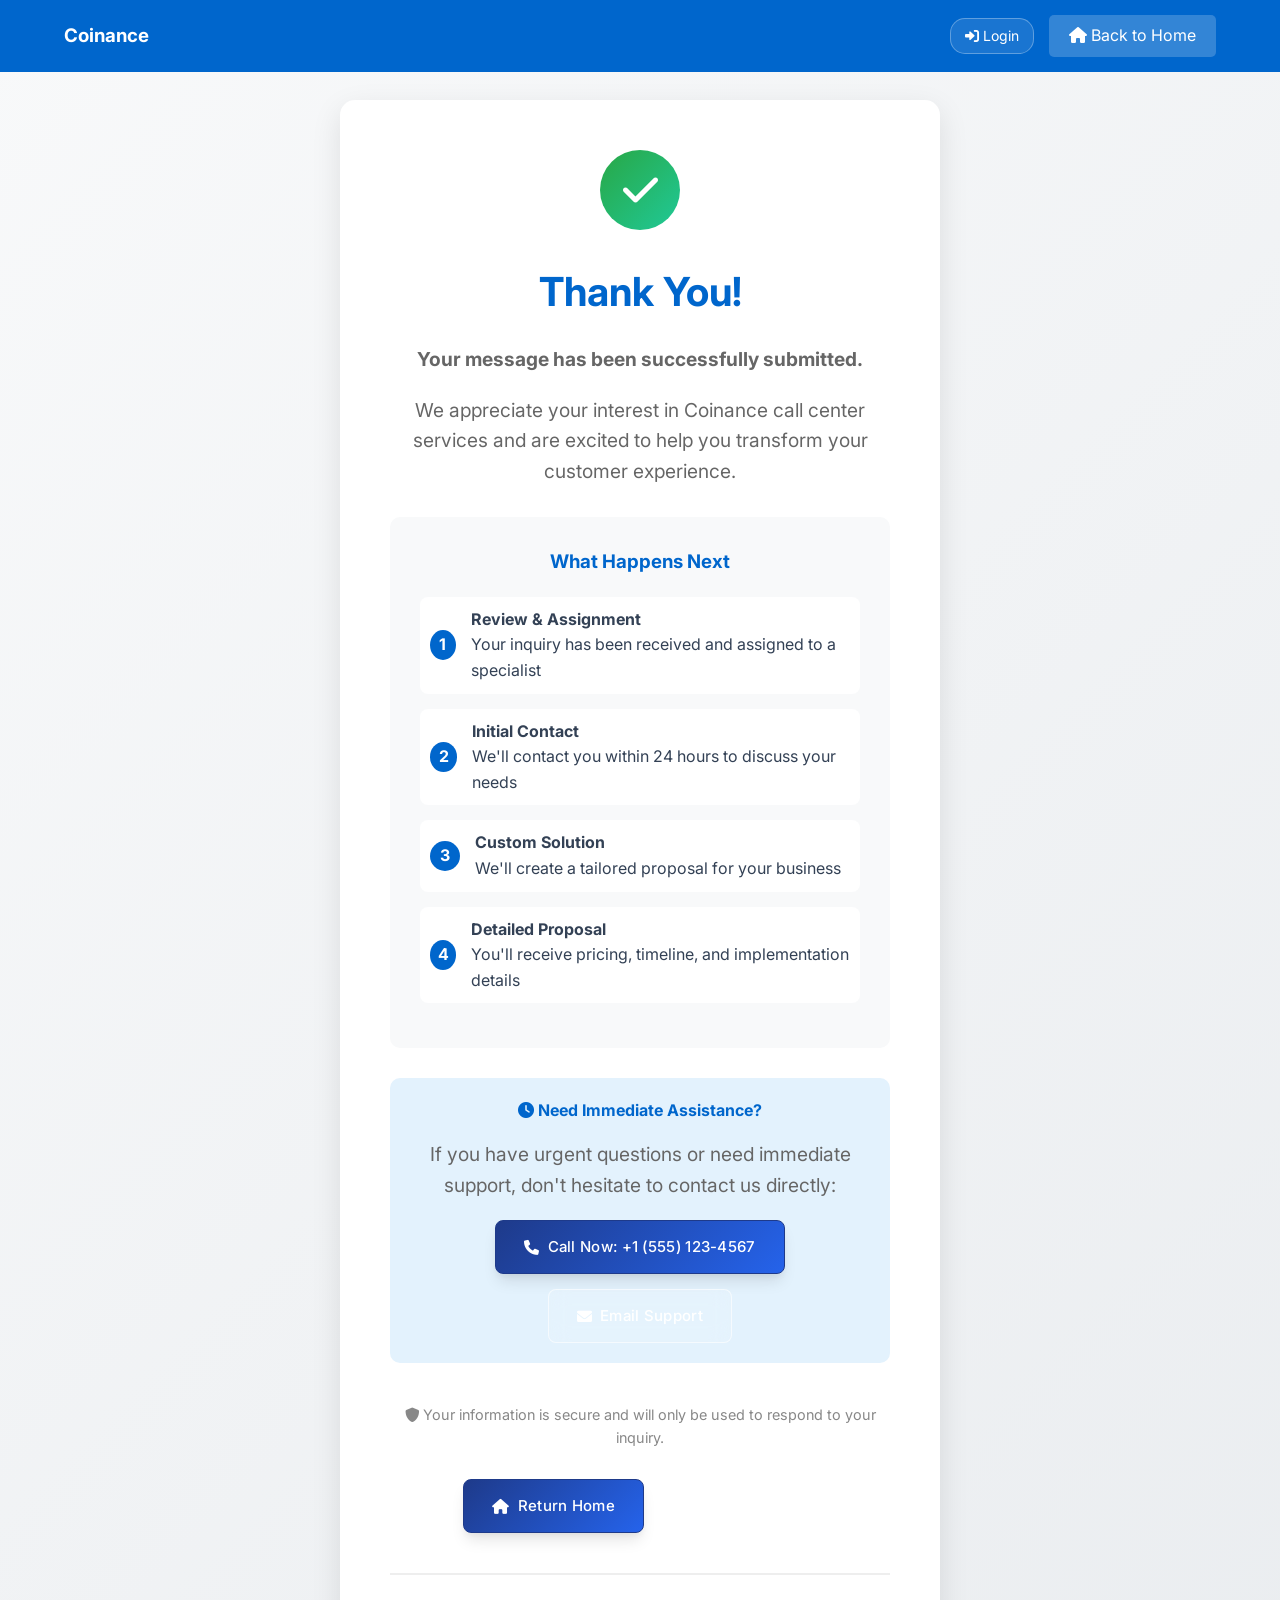
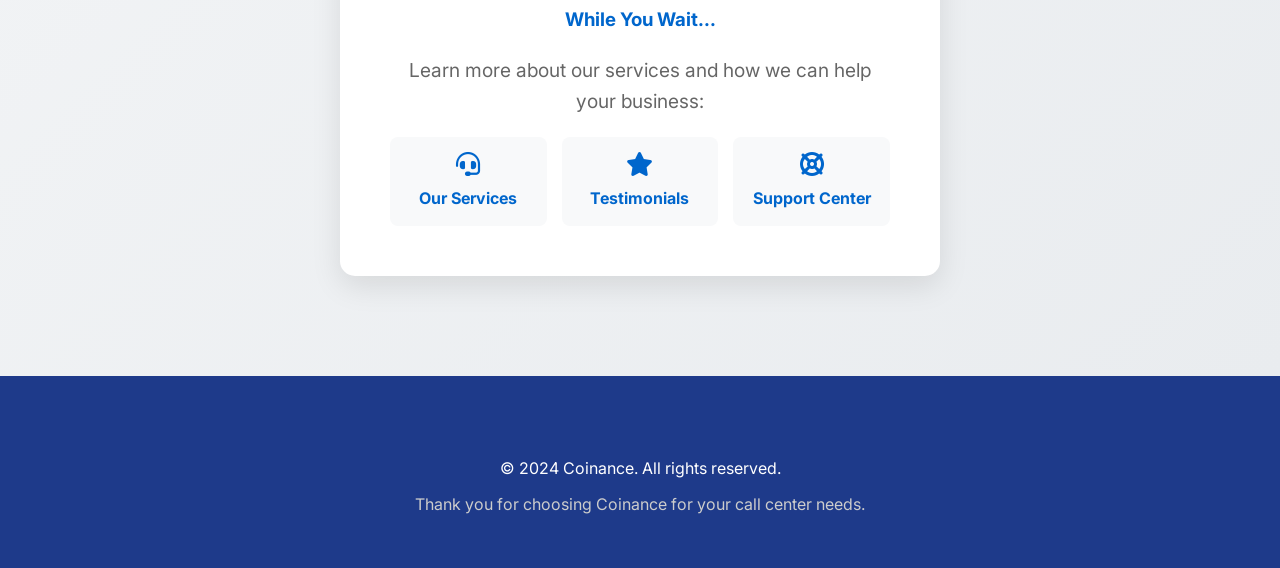
<file: thank-you.html>
<!DOCTYPE html>
<html lang="en">
<head>
    <meta charset="UTF-8">
    <meta name="viewport" content="width=device-width, initial-scale=1.0">
    <title>Thank You | Coinance Call Center Services</title>
    <meta name="description" content="Thank you for contacting Coinance. We'll get back to you within 24 hours.">
    <link rel="stylesheet" href="styles.css">
    <link href="https://cdnjs.cloudflare.com/ajax/libs/font-awesome/6.0.0/css/all.min.css" rel="stylesheet">
    <link href="https://fonts.googleapis.com/css2?family=Inter:wght@300;400;500;600;700&display=swap" rel="stylesheet">
    <style>
        .thank-you-page {
            padding: 100px 0;
            background: linear-gradient(135deg, #f8f9fa 0%, #e9ecef 100%);
            min-height: 100vh;
            display: flex;
            align-items: center;
        }
        .thank-you-content {
            max-width: 600px;
            margin: 0 auto;
            background: white;
            padding: 50px;
            border-radius: 15px;
            box-shadow: 0 10px 30px rgba(0, 0, 0, 0.1);
            text-align: center;
        }
        .success-icon {
            width: 80px;
            height: 80px;
            background: linear-gradient(135deg, #28a745, #20c997);
            color: white;
            border-radius: 50%;
            display: flex;
            align-items: center;
            justify-content: center;
            margin: 0 auto 30px;
            font-size: 2.5em;
            animation: checkmark 0.6s ease-in-out;
        }
        @keyframes checkmark {
            0% { transform: scale(0); }
            50% { transform: scale(1.2); }
            100% { transform: scale(1); }
        }
        .thank-you-content h1 {
            color: #0066cc;
            font-size: 2.5em;
            margin-bottom: 20px;
        }
        .thank-you-content p {
            color: #666;
            font-size: 1.2em;
            line-height: 1.6;
            margin-bottom: 20px;
        }
        .next-steps {
            background: #f8f9fa;
            padding: 30px;
            border-radius: 10px;
            margin: 30px 0;
            text-align: left;
        }
        .next-steps h3 {
            color: #0066cc;
            margin-bottom: 20px;
            text-align: center;
        }
        .step {
            display: flex;
            align-items: center;
            margin-bottom: 15px;
            padding: 10px;
            background: white;
            border-radius: 8px;
        }
        .step-number {
            width: 30px;
            height: 30px;
            background: #0066cc;
            color: white;
            border-radius: 50%;
            display: flex;
            align-items: center;
            justify-content: center;
            margin-right: 15px;
            font-weight: bold;
        }
        .contact-urgency {
            background: #e3f2fd;
            padding: 20px;
            border-radius: 10px;
            margin: 30px 0;
        }
        .contact-urgency h4 {
            color: #0066cc;
            margin-bottom: 15px;
        }
        .nav-simple {
            background: #0066cc;
            padding: 15px 0;
            position: fixed;
            top: 0;
            left: 0;
            right: 0;
            z-index: 1000;
        }
        .nav-simple .container {
            display: flex;
            justify-content: space-between;
            align-items: center;
        }
        .nav-simple h3 {
            color: white;
            margin: 0;
        }
        .back-home {
            color: white;
            text-decoration: none;
            padding: 8px 20px;
            background: rgba(255, 255, 255, 0.2);
            border-radius: 5px;
            transition: background 0.3s ease;
        }
        .back-home:hover {
            background: rgba(255, 255, 255, 0.3);
        }
    </style>
</head>
<body>
    <nav class="nav-simple">
        <div class="container">
            <h3>Coinance</h3>
            <div style="display: flex; gap: 15px; align-items: center;">
                <a href="https://dashboard.coinance.co" target="_blank" style="color: white; text-decoration: none; padding: 6px 14px; background: rgba(255, 255, 255, 0.1); border-radius: 15px; border: 1px solid rgba(255, 255, 255, 0.3); transition: all 0.3s ease; font-size: 14px;">
                    <i class="fas fa-sign-in-alt"></i> Login
                </a>
                <a href="index.html" class="back-home">
                    <i class="fas fa-home"></i> Back to Home
                </a>
            </div>
        </div>
    </nav>

    <section class="thank-you-page">
        <div class="container">
            <div class="thank-you-content">
                <div class="success-icon">
                    <i class="fas fa-check"></i>
                </div>
                
                <h1>Thank You!</h1>
                
                <p><strong>Your message has been successfully submitted.</strong></p>
                
                <p>We appreciate your interest in Coinance call center services and are excited to help you transform your customer experience.</p>
                
                <div class="next-steps">
                    <h3>What Happens Next</h3>
                    
                    <div class="step">
                        <div class="step-number">1</div>
                        <div>
                            <strong>Review & Assignment</strong><br>
                            Your inquiry has been received and assigned to a specialist
                        </div>
                    </div>
                    
                    <div class="step">
                        <div class="step-number">2</div>
                        <div>
                            <strong>Initial Contact</strong><br>
                            We'll contact you within 24 hours to discuss your needs
                        </div>
                    </div>
                    
                    <div class="step">
                        <div class="step-number">3</div>
                        <div>
                            <strong>Custom Solution</strong><br>
                            We'll create a tailored proposal for your business
                        </div>
                    </div>
                    
                    <div class="step">
                        <div class="step-number">4</div>
                        <div>
                            <strong>Detailed Proposal</strong><br>
                            You'll receive pricing, timeline, and implementation details
                        </div>
                    </div>
                </div>
                
                <div class="contact-urgency">
                    <h4><i class="fas fa-clock"></i> Need Immediate Assistance?</h4>
                    <p>If you have urgent questions or need immediate support, don't hesitate to contact us directly:</p>
                    
                    <div style="display: flex; gap: 15px; justify-content: center; flex-wrap: wrap; margin-top: 20px;">
                        <a href="tel:+15551234567" class="btn btn-primary">
                            <i class="fas fa-phone"></i> Call Now: +1 (555) 123-4567
                        </a>
                        <a href="mailto:support@coinance.co" class="btn btn-secondary">
                            <i class="fas fa-envelope"></i> Email Support
                        </a>
                    </div>
                </div>
                
                <div style="margin-top: 40px;">
                    <p style="color: #888; font-size: 0.9em;">
                        <i class="fas fa-shield-alt"></i> 
                        Your information is secure and will only be used to respond to your inquiry.
                    </p>
                </div>
                
                <div style="margin-top: 30px;">
                    <a href="index.html" class="btn btn-primary" style="margin-right: 15px;">
                        <i class="fas fa-home"></i> Return Home
                    </a>
                    <a href="faq.html" class="btn btn-secondary">
                        <i class="fas fa-question-circle"></i> View FAQ
                    </a>
                </div>
                
                <div style="margin-top: 40px; padding-top: 30px; border-top: 2px solid #eee;">
                    <h3 style="color: #0066cc; margin-bottom: 20px;">While You Wait...</h3>
                    <p>Learn more about our services and how we can help your business:</p>
                    
                    <div style="display: grid; grid-template-columns: repeat(auto-fit, minmax(150px, 1fr)); gap: 15px; margin-top: 20px;">
                        <a href="index.html#services" style="text-decoration: none; color: #0066cc; text-align: center; padding: 15px; background: #f8f9fa; border-radius: 8px; transition: background 0.3s ease;">
                            <i class="fas fa-headset" style="font-size: 1.5em; display: block; margin-bottom: 10px;"></i>
                            <strong>Our Services</strong>
                        </a>
                        <a href="index.html#testimonials" style="text-decoration: none; color: #0066cc; text-align: center; padding: 15px; background: #f8f9fa; border-radius: 8px; transition: background 0.3s ease;">
                            <i class="fas fa-star" style="font-size: 1.5em; display: block; margin-bottom: 10px;"></i>
                            <strong>Testimonials</strong>
                        </a>
                        <a href="support-center.html" style="text-decoration: none; color: #0066cc; text-align: center; padding: 15px; background: #f8f9fa; border-radius: 8px; transition: background 0.3s ease;">
                            <i class="fas fa-life-ring" style="font-size: 1.5em; display: block; margin-bottom: 10px;"></i>
                            <strong>Support Center</strong>
                        </a>
                    </div>
                </div>
            </div>
        </div>
    </section>

    <footer class="footer">
        <div class="container">
            <div style="text-align: center; padding: 20px 0;">
                <p>&copy; 2024 Coinance. All rights reserved.</p>
                <p style="margin-top: 10px; color: #ccc;">
                    Thank you for choosing Coinance for your call center needs.
                </p>
            </div>
        </div>
    </footer>

    <script>
        // Add hover effects to navigation links
        document.querySelectorAll('a[href^="index.html#"]').forEach(link => {
            link.addEventListener('mouseover', function() {
                this.style.background = '#e3f2fd';
            });
            link.addEventListener('mouseout', function() {
                this.style.background = '#f8f9fa';
            });
        });

        // Auto-redirect to home after 5 minutes (optional)
        setTimeout(() => {
            if (confirm('Would you like to return to the homepage?')) {
                window.location.href = 'index.html';
            }
        }, 300000); // 5 minutes

        // Track thank you page visit
        if (typeof gtag !== 'undefined') {
            gtag('event', 'form_submitted', {
                event_category: 'Contact',
                event_label: 'Thank You Page View'
            });
        }
    </script>
</body>
</html>
</file>
<file: styles.css>
/* Coinance - Ultra-Modern Professional Trust Services Website Styles */

/* CSS Reset and Base Styles */
* {
    margin: 0;
    padding: 0;
    box-sizing: border-box;
}

:root {
    /* Brand Colors */
    --primary-blue: #1e3a8a;
    --secondary-blue: #2563eb;
    --accent-blue: #3b82f6;
    --light-blue: #eff6ff;
    --dark-blue: #1e40af;
    
    /* Neutral Colors */
    --gray-50: #f8fafc;
    --gray-100: #f1f5f9;
    --gray-200: #e2e8f0;
    --gray-300: #cbd5e1;
    --gray-400: #94a3b8;
    --gray-500: #64748b;
    --gray-600: #475569;
    --gray-700: #334155;
    --gray-800: #1e293b;
    --gray-900: #0f172a;
    
    /* Status Colors */
    --success: #10b981;
    --warning: #f59e0b;
    --error: #ef4444;
    
    /* Typography */
    --font-primary: 'Inter', -apple-system, BlinkMacSystemFont, 'Segoe UI', Roboto, sans-serif;
    
    /* Spacing */
    --space-xs: 0.25rem;
    --space-sm: 0.5rem;
    --space-md: 1rem;
    --space-lg: 1.5rem;
    --space-xl: 2rem;
    --space-2xl: 3rem;
    
    /* Border Radius */
    --radius-sm: 6px;
    --radius-md: 8px;
    --radius-lg: 12px;
    --radius-xl: 16px;
    --radius-2xl: 20px;
    
    /* Shadows */
    --shadow-sm: 0 1px 2px 0 rgba(0, 0, 0, 0.05);
    --shadow-md: 0 4px 6px -1px rgba(0, 0, 0, 0.1), 0 2px 4px -1px rgba(0, 0, 0, 0.06);
    --shadow-lg: 0 10px 15px -3px rgba(0, 0, 0, 0.1), 0 4px 6px -2px rgba(0, 0, 0, 0.05);
    --shadow-xl: 0 20px 25px -5px rgba(0, 0, 0, 0.1), 0 10px 10px -5px rgba(0, 0, 0, 0.04);
    --shadow-2xl: 0 25px 50px -12px rgba(0, 0, 0, 0.25);
    
    /* Transitions */
    --transition-fast: 0.15s ease;
    --transition-normal: 0.3s ease;
    --transition-slow: 0.5s ease;
}

body {
    font-family: var(--font-primary);
    line-height: 1.6;
    color: var(--gray-700);
    overflow-x: hidden;
    background: #ffffff;
    font-weight: 400;
    -webkit-font-smoothing: antialiased;
    -moz-osx-font-smoothing: grayscale;
}

.container {
    max-width: 1200px;
    margin: 0 auto;
    padding: 0 var(--space-lg);
}

/* Ultra-Modern Button Styles */
.btn {
    display: inline-flex;
    align-items: center;
    justify-content: center;
    gap: var(--space-sm);
    padding: 14px 28px;
    border: none;
    border-radius: var(--radius-md);
    text-decoration: none;
    font-weight: 500;
    font-size: 15px;
    cursor: pointer;
    transition: all var(--transition-normal);
    text-align: center;
    letter-spacing: 0.3px;
    position: relative;
    overflow: hidden;
    white-space: nowrap;
}

.btn::before {
    content: '';
    position: absolute;
    top: 0;
    left: -100%;
    width: 100%;
    height: 100%;
    background: linear-gradient(90deg, transparent, rgba(255, 255, 255, 0.2), transparent);
    transition: left 0.5s;
}

.btn:hover::before {
    left: 100%;
}

.btn-primary {
    background: linear-gradient(135deg, var(--primary-blue) 0%, var(--secondary-blue) 100%);
    color: white;
    border: 1px solid var(--primary-blue);
    box-shadow: var(--shadow-lg);
}

.btn-primary:hover {
    background: linear-gradient(135deg, var(--dark-blue) 0%, var(--accent-blue) 100%);
    transform: translateY(-2px);
    box-shadow: var(--shadow-xl);
}

.btn-secondary {
    background: rgba(255, 255, 255, 0.1);
    color: white;
    border: 1px solid rgba(255, 255, 255, 0.6);
    backdrop-filter: blur(10px);
}

.btn-secondary:hover {
    background: rgba(255, 255, 255, 0.2);
    border-color: white;
    transform: translateY(-2px);
}

.btn-outline {
    background: white;
    color: var(--primary-blue);
    border: 1px solid white;
}

.btn-outline:hover {
    background: rgba(255, 255, 255, 0.9);
    transform: translateY(-2px);
    box-shadow: var(--shadow-lg);
}

.btn-full {
    width: 100%;
}

.btn-small {
    padding: 8px 20px;
    font-size: 14px;
}

/* Ultra-Modern Hero Section */
.hero-section {
    background: linear-gradient(135deg, var(--primary-blue) 0%, var(--secondary-blue) 50%, var(--accent-blue) 100%);
    color: white;
    min-height: 100vh;
    position: relative;
    overflow: hidden;
}

.hero-section::before {
    content: '';
    position: absolute;
    top: 0;
    left: 0;
    right: 0;
    bottom: 0;
    background: url('data:image/svg+xml;utf8,<svg xmlns="http://www.w3.org/2000/svg" viewBox="0 0 100 100"><defs><pattern id="grid" width="20" height="20" patternUnits="userSpaceOnUse"><path d="M 20 0 L 0 0 0 20" fill="none" stroke="rgba(255,255,255,0.05)" stroke-width="1"/></pattern></defs><rect width="100" height="100" fill="url(%23grid)"/></svg>');
    opacity: 0.3;
}

.hero-section::after {
    content: '';
    position: absolute;
    top: 0;
    left: 0;
    right: 0;
    bottom: 0;
    background: radial-gradient(circle at 20% 50%, rgba(59, 130, 246, 0.1) 0%, transparent 50%),
                radial-gradient(circle at 80% 20%, rgba(37, 99, 235, 0.1) 0%, transparent 50%);
}

/* Ultra-Modern Navbar */
.navbar {
    padding: var(--space-lg) 0;
    position: absolute;
    top: 0;
    left: 0;
    right: 0;
    z-index: 1000;
    background: rgba(255, 255, 255, 0.05);
    backdrop-filter: blur(20px);
    border-bottom: 1px solid rgba(255, 255, 255, 0.1);
    transition: all var(--transition-normal);
}

.navbar.scrolled {
    background: rgba(30, 58, 138, 0.95);
    border-bottom: 1px solid rgba(255, 255, 255, 0.2);
}

.navbar .container {
    display: flex;
    justify-content: space-between;
    align-items: center;
}

/* Logo Styles */
.logo-container {
    display: flex;
    align-items: center;
    gap: var(--space-md);
}

.logo-img {
    width: 40px;
    height: 40px;
    border-radius: var(--radius-md);
    object-fit: cover;
    border: 2px solid rgba(255, 255, 255, 0.2);
    transition: all var(--transition-normal);
}

.logo-img:hover {
    border-color: rgba(255, 255, 255, 0.4);
    transform: scale(1.05);
}

.nav-brand h3 {
    font-size: 24px;
    font-weight: 700;
    color: white;
    letter-spacing: -0.5px;
    margin: 0;
}

/* Enhanced Nav Menu */
.nav-menu {
    display: flex;
    align-items: center;
    gap: var(--space-2xl);
    flex: 1;
    justify-content: space-between;
    margin-left: var(--space-2xl);
}

.nav-links {
    display: flex;
    align-items: center;
    gap: var(--space-2xl);
}

.nav-actions {
    display: flex;
    align-items: center;
    gap: var(--space-lg);
}

.nav-link {
    color: rgba(255, 255, 255, 0.9);
    text-decoration: none;
    font-weight: 500;
    font-size: 15px;
    transition: all var(--transition-normal);
    position: relative;
    padding: var(--space-sm) 0;
}

.nav-link:hover {
    color: white;
    transform: translateY(-1px);
}

.nav-link::after {
    content: '';
    position: absolute;
    bottom: 0;
    left: 0;
    width: 0;
    height: 2px;
    background: white;
    transition: width var(--transition-normal);
}

.nav-link:hover::after {
    width: 100%;
}

/* Modern Login Button */
.nav-login {
    background: linear-gradient(135deg, rgba(255, 255, 255, 0.1) 0%, rgba(255, 255, 255, 0.2) 100%) !important;
    padding: 10px 18px !important;
    border-radius: var(--radius-md) !important;
    border: 1px solid rgba(255, 255, 255, 0.3) !important;
    display: flex !important;
    align-items: center !important;
    gap: var(--space-sm) !important;
    backdrop-filter: blur(10px) !important;
    transition: all var(--transition-normal) !important;
    color: white !important;
    text-decoration: none !important;
    font-weight: 500 !important;
    font-size: 14px !important;
}

.nav-login:hover {
    background: linear-gradient(135deg, rgba(255, 255, 255, 0.2) 0%, rgba(255, 255, 255, 0.3) 100%) !important;
    border-color: rgba(255, 255, 255, 0.5) !important;
    transform: translateY(-2px) !important;
    box-shadow: 0 6px 20px rgba(255, 255, 255, 0.2) !important;
    color: white !important;
}

.nav-login i {
    font-size: 14px;
}

/* Modern Language Selector */
.language-selector {
    display: flex;
    gap: var(--space-xs);
    background: rgba(255, 255, 255, 0.1);
    padding: 4px;
    border-radius: var(--radius-md);
    border: 1px solid rgba(255, 255, 255, 0.2);
    backdrop-filter: blur(10px);
}

.lang-btn {
    padding: 6px 12px;
    background: transparent;
    border: none;
    color: rgba(255, 255, 255, 0.8);
    font-size: 14px;
    font-weight: 500;
    border-radius: var(--radius-sm);
    cursor: pointer;
    transition: all var(--transition-fast);
    min-width: 36px;
}

.lang-btn.active {
    background: rgba(255, 255, 255, 0.2);
    color: white;
    box-shadow: var(--shadow-sm);
}

.lang-btn:hover {
    background: rgba(255, 255, 255, 0.15);
    color: white;
}

/* Modern Hamburger Menu */
.mobile-menu-toggle {
    display: none;
    flex-direction: column;
    justify-content: center;
    width: 40px;
    height: 40px;
    background: rgba(255, 255, 255, 0.1);
    border: 1px solid rgba(255, 255, 255, 0.2);
    border-radius: var(--radius-md);
    cursor: pointer;
    padding: 8px;
    backdrop-filter: blur(10px);
    transition: all var(--transition-normal);
    gap: 4px;
}

.mobile-menu-toggle:hover {
    background: rgba(255, 255, 255, 0.2);
    border-color: rgba(255, 255, 255, 0.3);
}

.hamburger-line {
    width: 100%;
    height: 2px;
    background: white;
    border-radius: 1px;
    transition: all var(--transition-normal);
}

.mobile-menu-toggle.active .hamburger-line:nth-child(1) {
    transform: rotate(45deg) translate(6px, 6px);
}

.mobile-menu-toggle.active .hamburger-line:nth-child(2) {
    opacity: 0;
}

.mobile-menu-toggle.active .hamburger-line:nth-child(3) {
    transform: rotate(-45deg) translate(6px, -6px);
}

/* Ultra-Modern Hero Content */
.hero-content {
    position: relative;
    z-index: 10;
    display: flex;
    align-items: center;
    min-height: 100vh;
    padding-top: 80px;
}

.hero-content .container {
    display: grid;
    grid-template-columns: 1fr 1fr;
    gap: 60px;
    align-items: center;
    width: 100%;
}

.hero-text-content {
    text-align: left;
}

.hero-title {
    font-size: 3.5rem;
    font-weight: 800;
    margin-bottom: var(--space-lg);
    line-height: 1.1;
    color: white;
    letter-spacing: -1px;
    background: linear-gradient(135deg, #ffffff 0%, #e2e8f0 100%);
    -webkit-background-clip: text;
    -webkit-text-fill-color: transparent;
    background-clip: text;
}

.hero-subtitle {
    font-size: 1.75rem;
    margin-bottom: 24px;
    opacity: 0.95;
    font-weight: 400;
    font-style: italic;
    color: #e2e8f0;
}

.hero-description {
    margin-bottom: 40px;
}

.hero-description p {
    font-size: 1.125rem;
    line-height: 1.7;
    color: rgba(255, 255, 255, 0.9);
}

.hero-cta {
    display: flex;
    gap: var(--space-lg);
    flex-wrap: wrap;
}

/* Modern Hero Image with Floating Elements */
.hero-image {
    display: flex;
    justify-content: center;
    align-items: center;
}

.hero-image-container {
    position: relative;
    width: 100%;
    max-width: 500px;
}

.hero-img {
    width: 100%;
    height: auto;
    border-radius: var(--radius-xl);
    box-shadow: var(--shadow-2xl);
    transition: all var(--transition-normal);
    object-fit: cover;
}

.hero-img:hover {
    transform: translateY(-8px);
    box-shadow: 0 40px 100px rgba(0, 0, 0, 0.4);
}

.hero-image-overlay {
    position: absolute;
    top: -20px;
    right: -20px;
}

.floating-card {
    background: rgba(255, 255, 255, 0.95);
    color: var(--primary-blue);
    padding: var(--space-md) var(--space-lg);
    border-radius: var(--radius-lg);
    box-shadow: var(--shadow-xl);
    backdrop-filter: blur(20px);
    border: 1px solid rgba(255, 255, 255, 0.3);
    display: flex;
    align-items: center;
    gap: var(--space-sm);
    font-weight: 600;
    font-size: 14px;
    animation: float 3s ease-in-out infinite;
}

.floating-card i {
    color: var(--success);
    font-size: 16px;
}

@keyframes float {
    0%, 100% { transform: translateY(0px); }
    50% { transform: translateY(-10px); }
}

/* Section Styles */
.section-title {
    font-size: 2.5rem;
    text-align: center;
    margin-bottom: var(--space-lg);
    color: var(--primary-blue);
    font-weight: 700;
    letter-spacing: -0.5px;
}

.section-subtitle {
    text-align: center;
    font-size: 1.125rem;
    color: var(--gray-500);
    margin-bottom: 60px;
    font-weight: 400;
    max-width: 600px;
    margin-left: auto;
    margin-right: auto;
}

/* Ultra-Modern Trust Services Section */
.trust-services-section {
    padding: 100px 0;
    background: var(--gray-50);
}

.trust-intro {
    text-align: center;
    margin-bottom: 60px;
}

.trust-intro h2 {
    font-size: 2.5rem;
    color: var(--primary-blue);
    font-weight: 700;
    margin-bottom: var(--space-lg);
    letter-spacing: -0.5px;
}

.trust-subtitle {
    font-size: 1.125rem;
    color: var(--gray-500);
    font-weight: 400;
}

.services-highlight {
    margin-bottom: 80px;
}

.service-banner {
    background: linear-gradient(135deg, var(--primary-blue) 0%, var(--secondary-blue) 100%);
    color: white;
    padding: 40px;
    border-radius: var(--radius-xl);
    box-shadow: var(--shadow-xl);
    overflow: hidden;
    position: relative;
}

.service-banner::before {
    content: '';
    position: absolute;
    top: 0;
    right: 0;
    width: 200px;
    height: 200px;
    background: radial-gradient(circle, rgba(255, 255, 255, 0.1) 0%, transparent 70%);
    border-radius: 50%;
    transform: translate(50%, -50%);
}

.banner-content {
    display: grid;
    grid-template-columns: 2fr 1fr;
    gap: 40px;
    align-items: center;
    position: relative;
    z-index: 2;
}

.banner-text h3 {
    font-size: 1.75rem;
    margin-bottom: var(--space-md);
    font-weight: 600;
    text-transform: lowercase;
}

.banner-text p {
    font-size: 1rem;
    margin-bottom: 24px;
    opacity: 0.9;
    line-height: 1.6;
}

.banner-image {
    display: flex;
    justify-content: center;
    position: relative;
}

.guide-img {
    width: 100%;
    max-width: 250px;
    height: auto;
    border-radius: var(--radius-lg);
    box-shadow: var(--shadow-xl);
    object-fit: cover;
}

.banner-stats {
    position: absolute;
    bottom: -10px;
    left: -10px;
    background: rgba(255, 255, 255, 0.95);
    padding: var(--space-md);
    border-radius: var(--radius-lg);
    box-shadow: var(--shadow-lg);
    backdrop-filter: blur(10px);
}

.stat-item {
    text-align: center;
    color: var(--primary-blue);
}

.stat-number {
    display: block;
    font-size: 1.5rem;
    font-weight: 700;
    line-height: 1;
}

.stat-label {
    font-size: 12px;
    font-weight: 500;
    opacity: 0.8;
}

.services-grid {
    display: grid;
    grid-template-columns: repeat(auto-fit, minmax(350px, 1fr));
    gap: var(--space-2xl);
}

/* Ultra-Modern Service Cards */
.service-card {
    background: white;
    border-radius: var(--radius-xl);
    border: 1px solid var(--gray-200);
    transition: all var(--transition-normal);
    position: relative;
    box-shadow: var(--shadow-md);
    overflow: hidden;
    group: hover;
}

.service-card:hover {
    transform: translateY(-8px);
    box-shadow: var(--shadow-2xl);
    border-color: var(--gray-300);
}

.service-header {
    position: relative;
    height: 200px;
    overflow: hidden;
}

.service-img {
    width: 100%;
    height: 100%;
    object-fit: cover;
    transition: all var(--transition-slow);
}

.service-card:hover .service-img {
    transform: scale(1.1);
}

.service-icon {
    position: absolute;
    top: var(--space-lg);
    right: var(--space-lg);
    width: 50px;
    height: 50px;
    background: rgba(255, 255, 255, 0.95);
    border-radius: var(--radius-lg);
    display: flex;
    align-items: center;
    justify-content: center;
    box-shadow: var(--shadow-lg);
    backdrop-filter: blur(10px);
    transition: all var(--transition-normal);
}

.service-card:hover .service-icon {
    transform: scale(1.1);
    box-shadow: var(--shadow-xl);
}

.service-icon i {
    font-size: 1.25rem;
    color: var(--primary-blue);
}

.service-content {
    padding: 24px;
}

.service-content h3 {
    font-size: 1.25rem;
    margin-bottom: var(--space-md);
    color: var(--primary-blue);
    font-weight: 600;
}

.service-content p {
    color: var(--gray-500);
    line-height: 1.6;
    margin-bottom: var(--space-lg);
    font-size: 15px;
}

.service-link {
    color: var(--primary-blue);
    text-decoration: none;
    font-weight: 500;
    font-size: 14px;
    display: inline-flex;
    align-items: center;
    gap: var(--space-xs);
    transition: all var(--transition-normal);
}

.service-link:hover {
    color: var(--secondary-blue);
    gap: var(--space-sm);
}

.service-link::after {
    content: '→';
    transition: all var(--transition-normal);
}

/* Ultra-Modern About Section */
.about-section {
    padding: 100px 0;
    background: white;
}

.about-grid {
    display: grid;
    grid-template-columns: 1fr 1fr;
    gap: 60px;
    align-items: center;
    margin-bottom: 80px;
}

.about-text-content .section-title {
    text-align: left;
}

.about-text-content .section-subtitle {
    text-align: left;
    margin-left: 0;
    margin-right: auto;
}

.about-content {
    margin-bottom: 0;
}

.about-text p {
    font-size: 1.125rem;
    line-height: 1.7;
    color: var(--gray-600);
    margin-bottom: 24px;
}

.about-image {
    display: flex;
    justify-content: center;
}

.about-image-container {
    position: relative;
    width: 100%;
}

.about-img {
    width: 100%;
    height: auto;
    border-radius: var(--radius-xl);
    box-shadow: var(--shadow-xl);
    object-fit: cover;
    transition: all var(--transition-normal);
}

.about-img:hover {
    transform: translateY(-4px);
    box-shadow: var(--shadow-2xl);
}

.about-overlay {
    position: absolute;
    bottom: var(--space-lg);
    left: var(--space-lg);
}

.about-badge {
    background: rgba(255, 255, 255, 0.95);
    color: var(--primary-blue);
    padding: var(--space-md) var(--space-lg);
    border-radius: var(--radius-lg);
    box-shadow: var(--shadow-lg);
    backdrop-filter: blur(10px);
    display: flex;
    align-items: center;
    gap: var(--space-sm);
    font-weight: 600;
    font-size: 14px;
}

.about-badge i {
    color: var(--warning);
    font-size: 16px;
}

.values-section {
    text-align: center;
}

.values-section h3 {
    font-size: 2rem;
    color: var(--primary-blue);
    font-weight: 600;
    margin-bottom: var(--space-lg);
}

.values-section > p {
    font-size: 1.125rem;
    color: var(--gray-500);
    margin-bottom: 50px;
    max-width: 700px;
    margin-left: auto;
    margin-right: auto;
}

.values-grid {
    display: grid;
    grid-template-columns: repeat(auto-fit, minmax(280px, 1fr));
    gap: var(--space-2xl);
    margin-top: 50px;
}

/* Ultra-Modern Value Items */
.value-item {
    background: var(--gray-50);
    border-radius: var(--radius-xl);
    border: 1px solid var(--gray-200);
    transition: all var(--transition-normal);
    overflow: hidden;
}

.value-item:hover {
    transform: translateY(-4px);
    box-shadow: var(--shadow-xl);
    border-color: var(--gray-300);
}

.value-header {
    position: relative;
    height: 150px;
    overflow: hidden;
}

.value-img {
    width: 100%;
    height: 100%;
    object-fit: cover;
    transition: all var(--transition-normal);
}

.value-item:hover .value-img {
    transform: scale(1.05);
}

.value-icon {
    position: absolute;
    bottom: var(--space-lg);
    left: var(--space-lg);
    width: 50px;
    height: 50px;
    background: rgba(255, 255, 255, 0.95);
    border-radius: var(--radius-lg);
    display: flex;
    align-items: center;
    justify-content: center;
    box-shadow: var(--shadow-lg);
    backdrop-filter: blur(10px);
}

.value-icon i {
    font-size: 1.25rem;
    color: var(--primary-blue);
}

.value-content {
    padding: 24px;
    text-align: center;
}

.value-content h4 {
    font-size: 1.125rem;
    color: var(--primary-blue);
    font-weight: 600;
    margin-bottom: var(--space-md);
}

.value-content p {
    color: var(--gray-500);
    line-height: 1.6;
    font-size: 15px;
}

/* Ultra-Modern News Section */
.news-section {
    padding: 100px 0;
    background: var(--gray-50);
}

.news-filter {
    display: flex;
    justify-content: center;
    gap: var(--space-lg);
    margin-bottom: 50px;
}

.filter-btn {
    padding: 10px 24px;
    background: white;
    border: 1px solid var(--gray-200);
    border-radius: var(--radius-md);
    color: var(--gray-500);
    font-weight: 500;
    font-size: 14px;
    cursor: pointer;
    transition: all var(--transition-normal);
}

.filter-btn.active,
.filter-btn:hover {
    background: var(--primary-blue);
    color: white;
    border-color: var(--primary-blue);
    transform: translateY(-2px);
    box-shadow: var(--shadow-lg);
}

.news-grid {
    display: grid;
    grid-template-columns: repeat(auto-fit, minmax(320px, 1fr));
    gap: var(--space-2xl);
    margin-bottom: 50px;
}

/* Ultra-Modern News Cards */
.news-card {
    background: white;
    border-radius: var(--radius-xl);
    border: 1px solid var(--gray-200);
    transition: all var(--transition-normal);
    box-shadow: var(--shadow-md);
    overflow: hidden;
}

.news-card:hover {
    transform: translateY(-8px);
    box-shadow: var(--shadow-2xl);
    border-color: var(--gray-300);
}

.news-image {
    height: 200px;
    overflow: hidden;
    position: relative;
}

.news-img {
    width: 100%;
    height: 100%;
    object-fit: cover;
    transition: all var(--transition-normal);
}

.news-card:hover .news-img {
    transform: scale(1.05);
}

.news-badge {
    position: absolute;
    top: var(--space-lg);
    right: var(--space-lg);
    width: 40px;
    height: 40px;
    background: rgba(255, 255, 255, 0.95);
    border-radius: var(--radius-lg);
    display: flex;
    align-items: center;
    justify-content: center;
    box-shadow: var(--shadow-lg);
    backdrop-filter: blur(10px);
}

.news-badge i {
    color: var(--primary-blue);
    font-size: 14px;
}

.news-content {
    padding: 24px;
}

.news-date {
    font-size: 14px;
    color: var(--gray-500);
    font-weight: 500;
    margin-bottom: var(--space-sm);
}

.news-category {
    display: inline-block;
    background: var(--light-blue);
    color: var(--primary-blue);
    padding: 4px 12px;
    border-radius: var(--radius-sm);
    font-size: 12px;
    font-weight: 600;
    text-transform: uppercase;
    letter-spacing: 0.5px;
    margin-bottom: var(--space-lg);
}

.news-content h3 {
    font-size: 1.125rem;
    color: var(--primary-blue);
    font-weight: 600;
    margin-bottom: var(--space-md);
    line-height: 1.4;
}

.news-content p {
    color: var(--gray-500);
    line-height: 1.6;
    margin-bottom: var(--space-lg);
    font-size: 15px;
}

.news-link {
    color: var(--primary-blue);
    text-decoration: none;
    font-weight: 500;
    font-size: 14px;
    display: inline-flex;
    align-items: center;
    gap: var(--space-xs);
    transition: all var(--transition-normal);
}

.news-link:hover {
    color: var(--secondary-blue);
    gap: var(--space-sm);
}

.news-link::after {
    content: '→';
    transition: all var(--transition-normal);
}

.news-cta {
    text-align: center;
}

/* Ultra-Modern Contact Section */
.contact-section {
    padding: 100px 0;
    background: white;
}

.contact-header {
    text-align: center;
    margin-bottom: 60px;
}

.contact-header h2 {
    font-size: 2.5rem;
    color: var(--primary-blue);
    font-weight: 700;
    margin-bottom: var(--space-lg);
    letter-spacing: -0.5px;
}

.contact-header p {
    font-size: 1.125rem;
    color: var(--gray-500);
    max-width: 600px;
    margin: 0 auto;
}

.contact-content {
    display: grid;
    grid-template-columns: 2fr 1fr;
    gap: 60px;
    max-width: 1000px;
    margin: 0 auto;
}

.contact-form {
    background: var(--gray-50);
    padding: 40px;
    border-radius: var(--radius-xl);
    border: 1px solid var(--gray-200);
    box-shadow: var(--shadow-lg);
}

.form-row {
    display: grid;
    grid-template-columns: 1fr 1fr;
    gap: var(--space-lg);
    margin-bottom: var(--space-lg);
}

.form-group {
    margin-bottom: var(--space-lg);
}

.form-group input,
.form-group select,
.form-group textarea {
    width: 100%;
    padding: 14px var(--space-lg);
    border: 1px solid var(--gray-300);
    border-radius: var(--radius-md);
    font-size: 15px;
    background: white;
    color: var(--gray-700);
    transition: all var(--transition-normal);
}

.form-group input::placeholder,
.form-group textarea::placeholder {
    color: var(--gray-400);
}

.form-group input:focus,
.form-group select:focus,
.form-group textarea:focus {
    outline: none;
    border-color: var(--primary-blue);
    box-shadow: 0 0 0 3px rgba(30, 58, 138, 0.1);
}

.contact-info h3 {
    font-size: 1.5rem;
    color: var(--primary-blue);
    font-weight: 600;
    margin-bottom: 24px;
}

.contact-item {
    display: flex;
    align-items: flex-start;
    margin-bottom: var(--space-lg);
    padding: var(--space-lg);
    background: var(--gray-50);
    border-radius: var(--radius-lg);
    border: 1px solid var(--gray-200);
    transition: all var(--transition-normal);
}

.contact-item:hover {
    background: var(--light-blue);
    border-color: var(--gray-300);
}

.contact-item i {
    font-size: 1.125rem;
    margin-right: var(--space-md);
    margin-top: 2px;
    width: 20px;
    color: var(--primary-blue);
    flex-shrink: 0;
}

.contact-item span,
.contact-item div {
    color: var(--gray-600);
    line-height: 1.5;
}

.contact-image {
    margin: 24px 0;
}

.office-img {
    width: 100%;
    height: auto;
    border-radius: var(--radius-lg);
    box-shadow: var(--shadow-lg);
    object-fit: cover;
}

.regulatory-info {
    margin-top: var(--space-2xl);
    padding: 24px;
    background: var(--light-blue);
    border-radius: var(--radius-lg);
    border: 1px solid var(--gray-300);
}

.regulatory-info h4 {
    color: var(--primary-blue);
    font-weight: 600;
    margin-bottom: var(--space-md);
    font-size: 1rem;
}

.regulatory-info p {
    color: var(--gray-600);
    font-size: 14px;
    line-height: 1.5;
}

/* Ultra-Modern Footer */
.footer {
    background: var(--primary-blue);
    color: white;
    padding: 60px 0 30px;
}

.footer-content {
    display: grid;
    grid-template-columns: repeat(auto-fit, minmax(250px, 1fr));
    gap: 40px;
    margin-bottom: 40px;
}

.footer-brand {
    margin-bottom: var(--space-lg);
}

.footer-logo {
    display: flex;
    align-items: center;
    gap: var(--space-md);
    margin-bottom: var(--space-lg);
}

.footer-logo-img {
    width: 32px;
    height: 32px;
    border-radius: var(--radius-sm);
    object-fit: cover;
    border: 1px solid rgba(255, 255, 255, 0.2);
}

.footer-logo h3 {
    font-size: 20px;
    font-weight: 700;
    color: white;
    margin: 0;
}

.footer-section h3,
.footer-section h4 {
    margin-bottom: var(--space-lg);
    color: white;
    font-weight: 600;
}

.footer-section p {
    color: rgba(255, 255, 255, 0.8);
    line-height: 1.6;
    margin-bottom: var(--space-lg);
}

.footer-section ul {
    list-style: none;
}

.footer-section ul li {
    margin-bottom: 10px;
}

.footer-section ul li a {
    color: rgba(255, 255, 255, 0.8);
    text-decoration: none;
    transition: all var(--transition-normal);
    font-size: 15px;
}

.footer-section ul li a:hover {
    color: white;
}

.footer-social {
    display: inline-flex;
    align-items: center;
    gap: var(--space-sm);
}

.certifications {
    display: flex;
    gap: var(--space-lg);
    margin-top: var(--space-lg);
}

.cert-logo {
    height: 40px;
    opacity: 0.8;
    transition: opacity var(--transition-normal);
    border-radius: var(--radius-xs);
}

.cert-logo:hover {
    opacity: 1;
}

.footer-bottom {
    border-top: 1px solid rgba(255, 255, 255, 0.2);
    padding-top: var(--space-lg);
    display: flex;
    justify-content: space-between;
    align-items: center;
    flex-wrap: wrap;
    gap: var(--space-lg);
}

.footer-bottom p {
    color: rgba(255, 255, 255, 0.8);
    font-size: 14px;
}

.footer-links {
    display: flex;
    gap: var(--space-lg);
}

.footer-links a {
    color: rgba(255, 255, 255, 0.8);
    text-decoration: none;
    font-size: 14px;
    transition: color var(--transition-normal);
}

.footer-links a:hover {
    color: white;
}

/* Responsive Design */

/* Large Desktop - 1440px+ */
@media (min-width: 1440px) {
    .container {
        max-width: 1400px;
        padding: 0 40px;
    }
}

/* Desktop - 1024px to 1439px */
@media (max-width: 1439px) and (min-width: 1024px) {
    .hero-content .container {
        gap: 40px;
    }
    
    .about-grid {
        gap: 40px;
    }
    
    .contact-content {
        gap: 40px;
    }
}



/* Tablet Landscape - 768px to 1023px */
@media (max-width: 1023px) and (min-width: 768px) {
    .hero-title {
        font-size: 3rem;
    }
    
    .section-title {
        font-size: 2.25rem;
    }
    
    .hero-content .container {
        grid-template-columns: 1fr;
        gap: 40px;
        text-align: center;
    }
    
    .hero-text-content {
        text-align: center;
    }
    
    .about-grid {
        grid-template-columns: 1fr;
        gap: 40px;
    }
    
    .about-text-content .section-title,
    .about-text-content .section-subtitle {
        text-align: center;
    }
    
    .contact-content {
        grid-template-columns: 1fr;
        gap: 40px;
    }
    
    .services-grid {
        grid-template-columns: repeat(2, 1fr);
    }
    
    .values-grid {
        grid-template-columns: repeat(2, 1fr);
    }
    
    .banner-content {
        grid-template-columns: 1fr;
        text-align: center;
        gap: 24px;
    }
}

/* Tablet Portrait & Mobile Landscape - 480px to 767px */
@media (max-width: 767px) {
    .container {
        padding: 0 var(--space-lg);
    }
    
    .navbar .container {
        padding: 0 var(--space-lg);
    }
    
    .nav-menu {
        display: none;
        position: absolute;
        top: 100%;
        left: 0;
        right: 0;
        background: rgba(30, 58, 138, 0.97);
        backdrop-filter: blur(20px);
        padding: var(--space-xl);
        flex-direction: column;
        gap: 0;
        border-top: 1px solid rgba(255, 255, 255, 0.1);
        box-shadow: 0 10px 30px rgba(0, 0, 0, 0.3);
        max-height: calc(100vh - 80px);
        overflow-y: auto;
    }
    
    .nav-menu.active {
        display: flex;
        animation: slideDown 0.3s ease-out;
    }
    
    .nav-links {
        flex-direction: column;
        gap: 0;
        width: 100%;
        margin-bottom: var(--space-xl);
    }
    
    .nav-actions {
        flex-direction: column;
        gap: var(--space-lg);
        width: 100%;
        align-items: stretch;
    }
    
    .nav-link {
        padding: var(--space-lg);
        background: rgba(255, 255, 255, 0.1);
        border-radius: var(--radius-md);
        text-align: center;
        margin-bottom: var(--space-md);
        font-size: 16px;
        font-weight: 500;
        border: 1px solid rgba(255, 255, 255, 0.2);
        transition: all var(--transition-normal);
    }
    
    .nav-link:hover {
        background: rgba(255, 255, 255, 0.2);
        transform: translateY(-2px);
        box-shadow: 0 4px 15px rgba(255, 255, 255, 0.1);
    }
    
    .nav-link::after {
        display: none;
    }
    
    .nav-login {
        width: 100% !important;
        justify-content: center !important;
        padding: var(--space-lg) !important;
        font-size: 16px !important;
        margin-bottom: var(--space-lg) !important;
    }
    
    .language-selector {
        justify-content: center;
        background: rgba(255, 255, 255, 0.15);
        padding: 8px;
        border-radius: var(--radius-lg);
    }
    
    .lang-btn {
        padding: 10px 20px;
        font-size: 16px;
        min-width: 50px;
    }
    
    .mobile-menu-toggle {
        display: flex;
    }
    
    @keyframes slideDown {
        from {
            opacity: 0;
            transform: translateY(-20px);
        }
        to {
            opacity: 1;
            transform: translateY(0);
        }
    }
    
    .hero-content .container {
        grid-template-columns: 1fr;
        gap: var(--space-2xl);
        text-align: center;
    }
    
    .hero-text-content {
        text-align: center;
    }
    
    .hero-title {
        font-size: 2.5rem;
        margin-bottom: var(--space-lg);
    }
    
    .hero-subtitle {
        font-size: 1.375rem;
        margin-bottom: var(--space-lg);
    }
    
    .hero-description p {
        font-size: 1rem;
    }
    
    .hero-cta {
        flex-direction: column;
        align-items: center;
        gap: var(--space-lg);
    }
    
    .hero-cta .btn {
        width: 100%;
        max-width: 300px;
    }
    
    .section-title {
        font-size: 2rem;
    }
    
    .trust-intro h2 {
        font-size: 2rem;
    }
    
    .about-grid {
        grid-template-columns: 1fr;
        gap: var(--space-2xl);
    }
    
    .about-text-content .section-title,
    .about-text-content .section-subtitle {
        text-align: center;
    }
    
    .services-grid {
        grid-template-columns: 1fr;
        gap: 24px;
    }
    
    .values-grid {
        grid-template-columns: 1fr;
        gap: 24px;
    }
    
    .news-grid {
        grid-template-columns: 1fr;
        gap: 24px;
    }
    
    .banner-content {
        grid-template-columns: 1fr;
        text-align: center;
        gap: 24px;
    }
    
    .form-row {
        grid-template-columns: 1fr;
        gap: 0;
    }
    
    .contact-form {
        padding: var(--space-2xl) 24px;
    }
    
    .about-section,
    .trust-services-section,
    .news-section,
    .contact-section {
        padding: 80px 0;
    }
    
    .footer-content {
        grid-template-columns: repeat(2, 1fr);
        gap: var(--space-2xl);
    }
    
    .footer-bottom {
        flex-direction: column;
        text-align: center;
        gap: var(--space-lg);
    }
}

/* Mobile Portrait - up to 479px */
@media (max-width: 479px) {
    .container {
        padding: 0 var(--space-lg);
    }
    
    .navbar {
        padding: var(--space-lg) 0;
    }
    
    .nav-brand h3 {
        font-size: 20px;
    }
    
    .logo-img {
        width: 32px;
        height: 32px;
    }
    
    .hero-title {
        font-size: 2rem;
        line-height: 1.1;
    }
    
    .hero-subtitle {
        font-size: 1.125rem;
    }
    
    .section-title {
        font-size: 1.75rem;
    }
    
    .trust-intro h2 {
        font-size: 1.75rem;
    }
    
    .service-banner {
        padding: var(--space-2xl) 24px;
    }
    
    .service-content {
        padding: var(--space-lg);
    }
    
    .value-content {
        padding: var(--space-lg);
    }
    
    .news-content {
        padding: var(--space-lg);
    }
    
    .contact-header h2 {
        font-size: 1.75rem;
    }
    
    .contact-form {
        padding: 24px var(--space-lg);
    }
    
    .about-section,
    .trust-services-section,
    .news-section,
    .contact-section {
        padding: 60px 0;
    }
    
    .footer {
        padding: 48px 0 24px;
    }
    
    .footer-content {
        grid-template-columns: 1fr;
        gap: 24px;
    }
    
    .certifications {
        justify-content: center;
    }
}

/* Smooth Scrolling and Advanced Animations */
html {
    scroll-behavior: smooth;
}

/* Advanced Image Loading Animation */
@keyframes imageLoad {
    from {
        opacity: 0;
        transform: scale(1.1);
    }
    to {
        opacity: 1;
        transform: scale(1);
    }
}

img {
    animation: imageLoad 0.6s ease-out;
}

/* Accessibility and Focus States */
*:focus-visible {
    outline: 2px solid var(--primary-blue);
    outline-offset: 2px;
}

/* Print Styles */
@media print {
    .hero-section,
    .contact-section,
    .footer {
        background: white !important;
        color: black !important;
    }
    
    .navbar {
        display: none;
    }
    
    .floating-card,
    .about-badge,
    .news-badge,
    .banner-stats {
        display: none;
    }
}

/* ===== DESKTOP NAVBAR OVERRIDE - MUST BE LAST ===== */
/* Desktop & Tablet - 768px and up - FINAL OVERRIDE */
@media (min-width: 768px) {
    .mobile-menu-toggle {
        display: none !important;
    }
    
    .nav-menu {
        display: contents !important;
        visibility: visible !important;
        opacity: 1 !important;
    }
    
    .nav-links {
        display: flex !important;
        visibility: visible !important;
        opacity: 1 !important;
        flex-direction: row !important;
        gap: var(--space-2xl) !important;
        align-items: center !important;
        justify-content: center !important;
        grid-column: 2 !important;
    }
    
    .nav-actions {
        display: flex !important;
        visibility: visible !important;
        opacity: 1 !important;
        flex-direction: row !important;
        gap: var(--space-lg) !important;
        align-items: center !important;
        justify-content: flex-end !important;
        grid-column: 3 !important;
    }
    
    .nav-link {
        padding: var(--space-sm) 0 !important;
        background: transparent !important;
        border-radius: 0 !important;
        text-align: left !important;
        margin-bottom: 0 !important;
        font-size: 15px !important;
        border: none !important;
        position: relative !important;
        color: rgba(255, 255, 255, 0.9) !important;
        font-weight: 500 !important;
        transition: all var(--transition-normal) !important;
    }
    
    .nav-link:hover {
        background: transparent !important;
        transform: translateY(-1px) !important;
        box-shadow: none !important;
        color: white !important;
    }
    
    .nav-link::after {
        display: block !important;
        content: '' !important;
        position: absolute !important;
        bottom: 0 !important;
        left: 0 !important;
        width: 0 !important;
        height: 2px !important;
        background: white !important;
        transition: width var(--transition-normal) !important;
    }
    
    .nav-link:hover::after {
        width: 100% !important;
    }
    
    .nav-login {
        width: auto !important;
        margin-bottom: 0 !important;
        padding: 10px 18px !important;
        font-size: 14px !important;
        justify-content: center !important;
        display: flex !important;
        align-items: center !important;
        gap: var(--space-sm) !important;
        height: 36px !important;
        box-sizing: border-box !important;
    }
    
    .language-selector {
        background: rgba(255, 255, 255, 0.1) !important;
        padding: 4px !important;
        border-radius: var(--radius-md) !important;
        border: 1px solid rgba(255, 255, 255, 0.2) !important;
        backdrop-filter: blur(10px) !important;
        display: flex !important;
        gap: var(--space-xs) !important;
        align-items: center !important;
        height: 36px !important;
    }
    
    .lang-btn {
        padding: 6px 12px !important;
        font-size: 14px !important;
        min-width: 36px !important;
        background: transparent !important;
        border: none !important;
        color: rgba(255, 255, 255, 0.8) !important;
        font-weight: 500 !important;
        border-radius: var(--radius-sm) !important;
        cursor: pointer !important;
        transition: all var(--transition-fast) !important;
    }
    
    .lang-btn.active {
        background: rgba(255, 255, 255, 0.2) !important;
        color: white !important;
        box-shadow: var(--shadow-sm) !important;
    }
    
    .lang-btn:hover {
        background: rgba(255, 255, 255, 0.15) !important;
        color: white !important;
    }
}



/* ===== PROFESSIONAL NAVBAR - DESKTOP ===== */
@media (min-width: 768px) {
    .navbar {
        display: block !important;
        visibility: visible !important;
        opacity: 1 !important;
        position: absolute !important;
        top: 0 !important;
        left: 0 !important;
        right: 0 !important;
        z-index: 1000 !important;
        background: rgba(255, 255, 255, 0.05) !important;
        backdrop-filter: blur(20px) !important;
        border-bottom: 1px solid rgba(255, 255, 255, 0.1) !important;
        transition: all var(--transition-normal) !important;
    }
    
    .navbar.scrolled {
        background: rgba(30, 58, 138, 0.95) !important;
        border-bottom: 1px solid rgba(255, 255, 255, 0.2) !important;
    }
    
    .navbar .container {
        display: flex !important;
        justify-content: space-between !important;
        align-items: center !important;
        visibility: visible !important;
        opacity: 1 !important;
        padding: var(--space-md) var(--space-xl) !important;
        width: 100% !important;
        max-width: 1200px !important;
        margin: 0 auto !important;
        height: 60px !important;
        box-sizing: border-box !important;
    }
    
    .nav-brand {
        display: flex !important;
        visibility: visible !important;
        opacity: 1 !important;
        align-items: center !important;
        height: 60px !important;
        flex-shrink: 0 !important;
    }
    
    .logo-container {
        display: flex !important;
        align-items: center !important;
        gap: var(--space-md) !important;
        height: 60px !important;
        line-height: 60px !important;
    }
    
    .logo-img {
        width: 40px !important;
        height: 40px !important;
        border-radius: var(--radius-md) !important;
        object-fit: cover !important;
        border: 2px solid rgba(255, 255, 255, 0.2) !important;
        transition: all var(--transition-normal) !important;
        display: block !important;
        vertical-align: middle !important;
    }
    
    .logo-img:hover {
        border-color: rgba(255, 255, 255, 0.4) !important;
        transform: scale(1.05) !important;
    }
    
    .nav-brand h3 {
        font-size: 24px !important;
        font-weight: 700 !important;
        color: white !important;
        letter-spacing: -0.5px !important;
        margin: 0 !important;
        line-height: 60px !important;
        height: 60px !important;
        display: flex !important;
        align-items: center !important;
    }
    
    .nav-menu {
        display: flex !important;
        align-items: center !important;
        justify-content: flex-end !important;
        visibility: visible !important;
        opacity: 1 !important;
        flex: 1 !important;
        margin-left: var(--space-2xl) !important;
        height: 60px !important;
        position: relative !important;
    }
    
    .nav-links {
        display: flex !important;
        visibility: visible !important;
        opacity: 1 !important;
        flex-direction: row !important;
        gap: var(--space-2xl) !important;
        align-items: center !important;
        justify-content: center !important;
        height: 60px !important;
        position: absolute !important;
        left: 50% !important;
        top: 0 !important;
        transform: translateX(-50%) !important;
        width: auto !important;
        z-index: 1 !important;
    }
    
    .nav-actions {
        display: flex !important;
        visibility: visible !important;
        opacity: 1 !important;
        flex-direction: row !important;
        gap: var(--space-lg) !important;
        align-items: center !important;
        justify-content: flex-end !important;
        height: 60px !important;
        flex-shrink: 0 !important;
    }
    
    .nav-link {
        display: flex !important;
        align-items: center !important;
        visibility: visible !important;
        opacity: 1 !important;
        color: rgba(255, 255, 255, 0.9) !important;
        text-decoration: none !important;
        font-weight: 500 !important;
        font-size: 15px !important;
        transition: all var(--transition-normal) !important;
        position: relative !important;
        height: 60px !important;
        padding: 0 var(--space-sm) !important;
        line-height: 60px !important;
    }
    
    .nav-link:hover {
        color: white !important;
        transform: translateY(-1px) !important;
    }
    
    .nav-link::after {
        content: '' !important;
        position: absolute !important;
        bottom: 0 !important;
        left: 0 !important;
        width: 0 !important;
        height: 2px !important;
        background: white !important;
        transition: width var(--transition-normal) !important;
    }
    
    .nav-link:hover::after {
        width: 100% !important;
    }
    
    .nav-login {
        display: flex !important;
        visibility: visible !important;
        opacity: 1 !important;
        background: linear-gradient(135deg, rgba(255, 255, 255, 0.1) 0%, rgba(255, 255, 255, 0.2) 100%) !important;
        color: white !important;
        padding: 10px 18px !important;
        border-radius: var(--radius-md) !important;
        border: 1px solid rgba(255, 255, 255, 0.3) !important;
        text-decoration: none !important;
        align-items: center !important;
        gap: var(--space-sm) !important;
        backdrop-filter: blur(10px) !important;
        transition: all var(--transition-normal) !important;
        font-weight: 500 !important;
        font-size: 14px !important;
    }
    
    .nav-login:hover {
        background: linear-gradient(135deg, rgba(255, 255, 255, 0.2) 0%, rgba(255, 255, 255, 0.3) 100%) !important;
        border-color: rgba(255, 255, 255, 0.5) !important;
        transform: translateY(-2px) !important;
        box-shadow: 0 6px 20px rgba(255, 255, 255, 0.2) !important;
        color: white !important;
    }
    
    .nav-login i {
        font-size: 14px !important;
    }
    
    .language-selector {
        display: flex !important;
        visibility: visible !important;
        opacity: 1 !important;
        background: rgba(255, 255, 255, 0.1) !important;
        padding: 4px !important;
        border-radius: var(--radius-md) !important;
        border: 1px solid rgba(255, 255, 255, 0.2) !important;
        backdrop-filter: blur(10px) !important;
        gap: var(--space-xs) !important;
    }
    
    .lang-btn {
        display: block !important;
        visibility: visible !important;
        opacity: 1 !important;
        background: transparent !important;
        border: none !important;
        color: rgba(255, 255, 255, 0.8) !important;
        padding: 6px 12px !important;
        border-radius: var(--radius-sm) !important;
        cursor: pointer !important;
        font-size: 14px !important;
        font-weight: 500 !important;
        transition: all var(--transition-fast) !important;
        min-width: 36px !important;
    }
    
    .lang-btn.active {
        background: rgba(255, 255, 255, 0.2) !important;
        color: white !important;
        box-shadow: var(--shadow-sm) !important;
    }
    
    .lang-btn:hover {
        background: rgba(255, 255, 255, 0.15) !important;
        color: white !important;
    }
    
    .mobile-menu-toggle {
        display: none !important;
    }
}
/* Updated Fri Jul 25 05:54:13 AM CEST 2025 */
/* Grid layout fixed Fri Jul 25 05:56:34 AM CEST 2025 */
/* Perfect inline alignment Fri Jul 25 06:00:02 AM CEST 2025 */
/* All elements inline Fri Jul 25 06:04:05 AM CEST 2025 */
</file>
